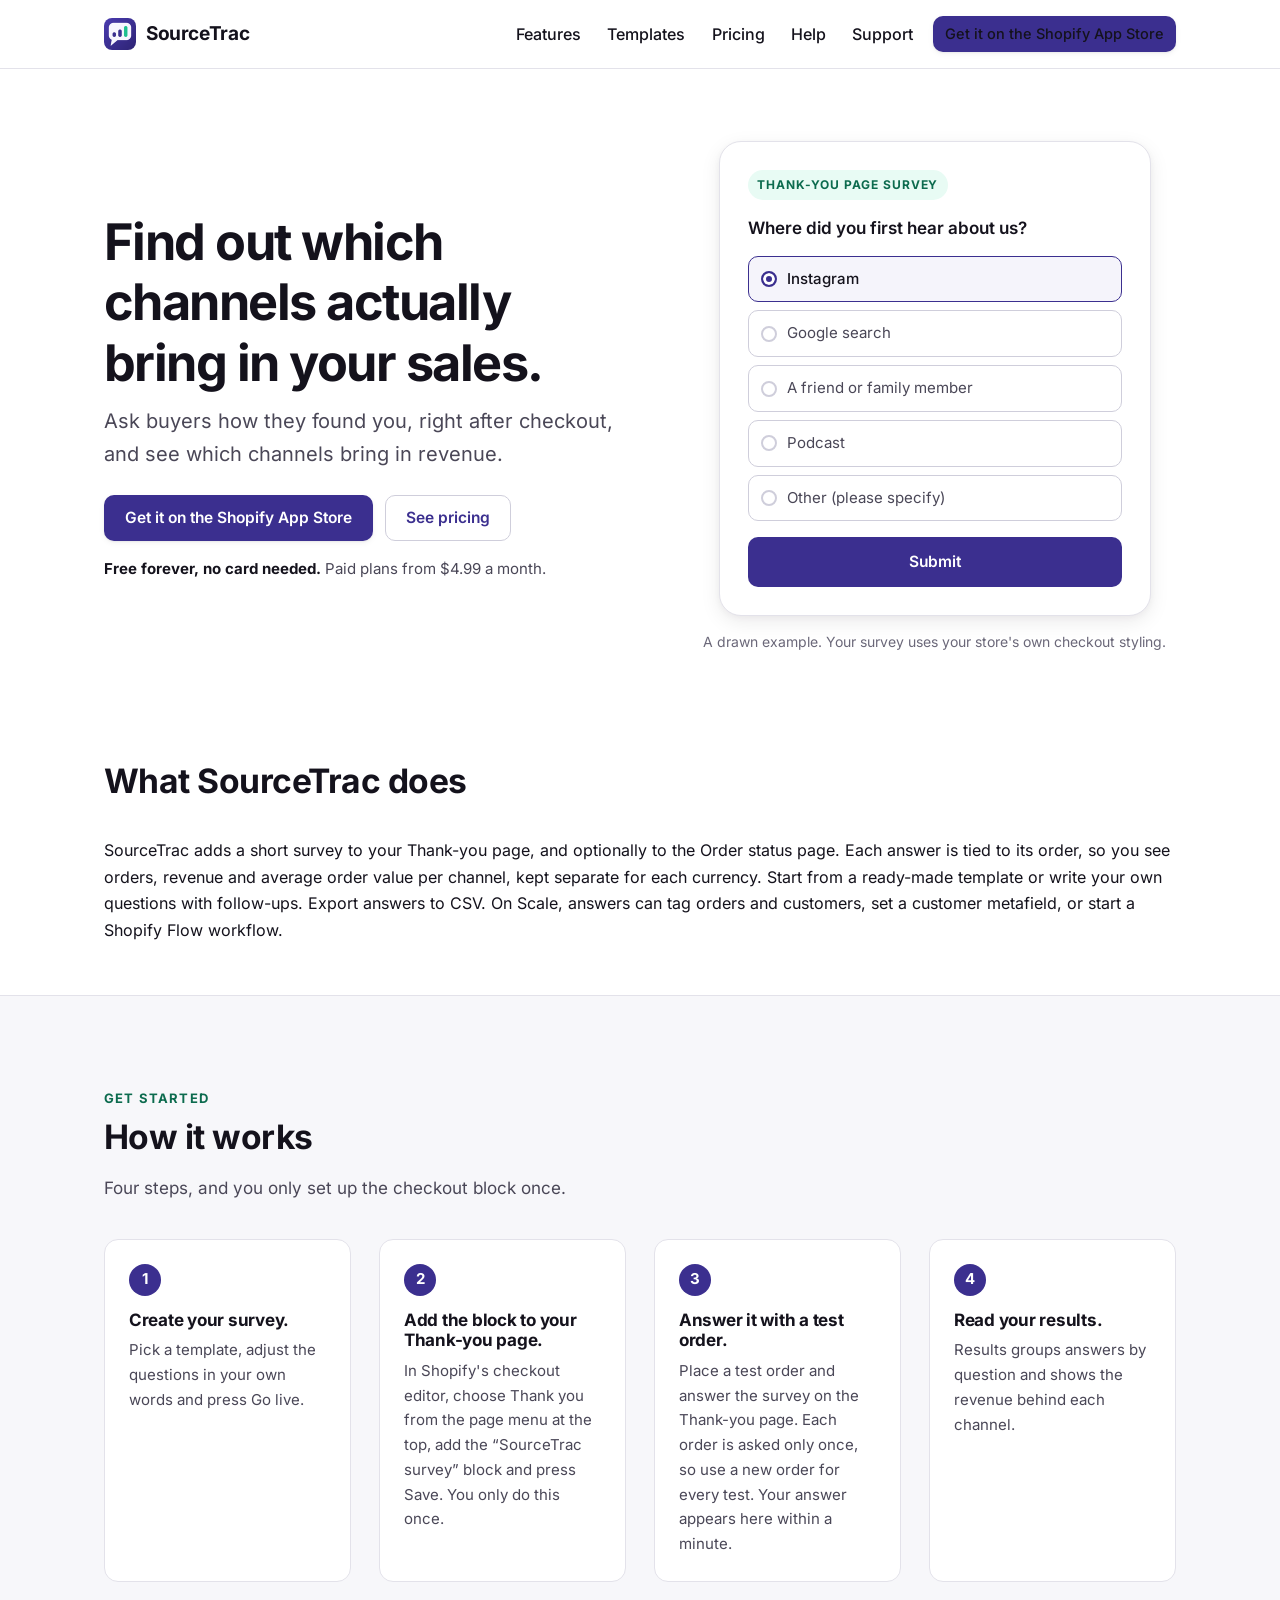
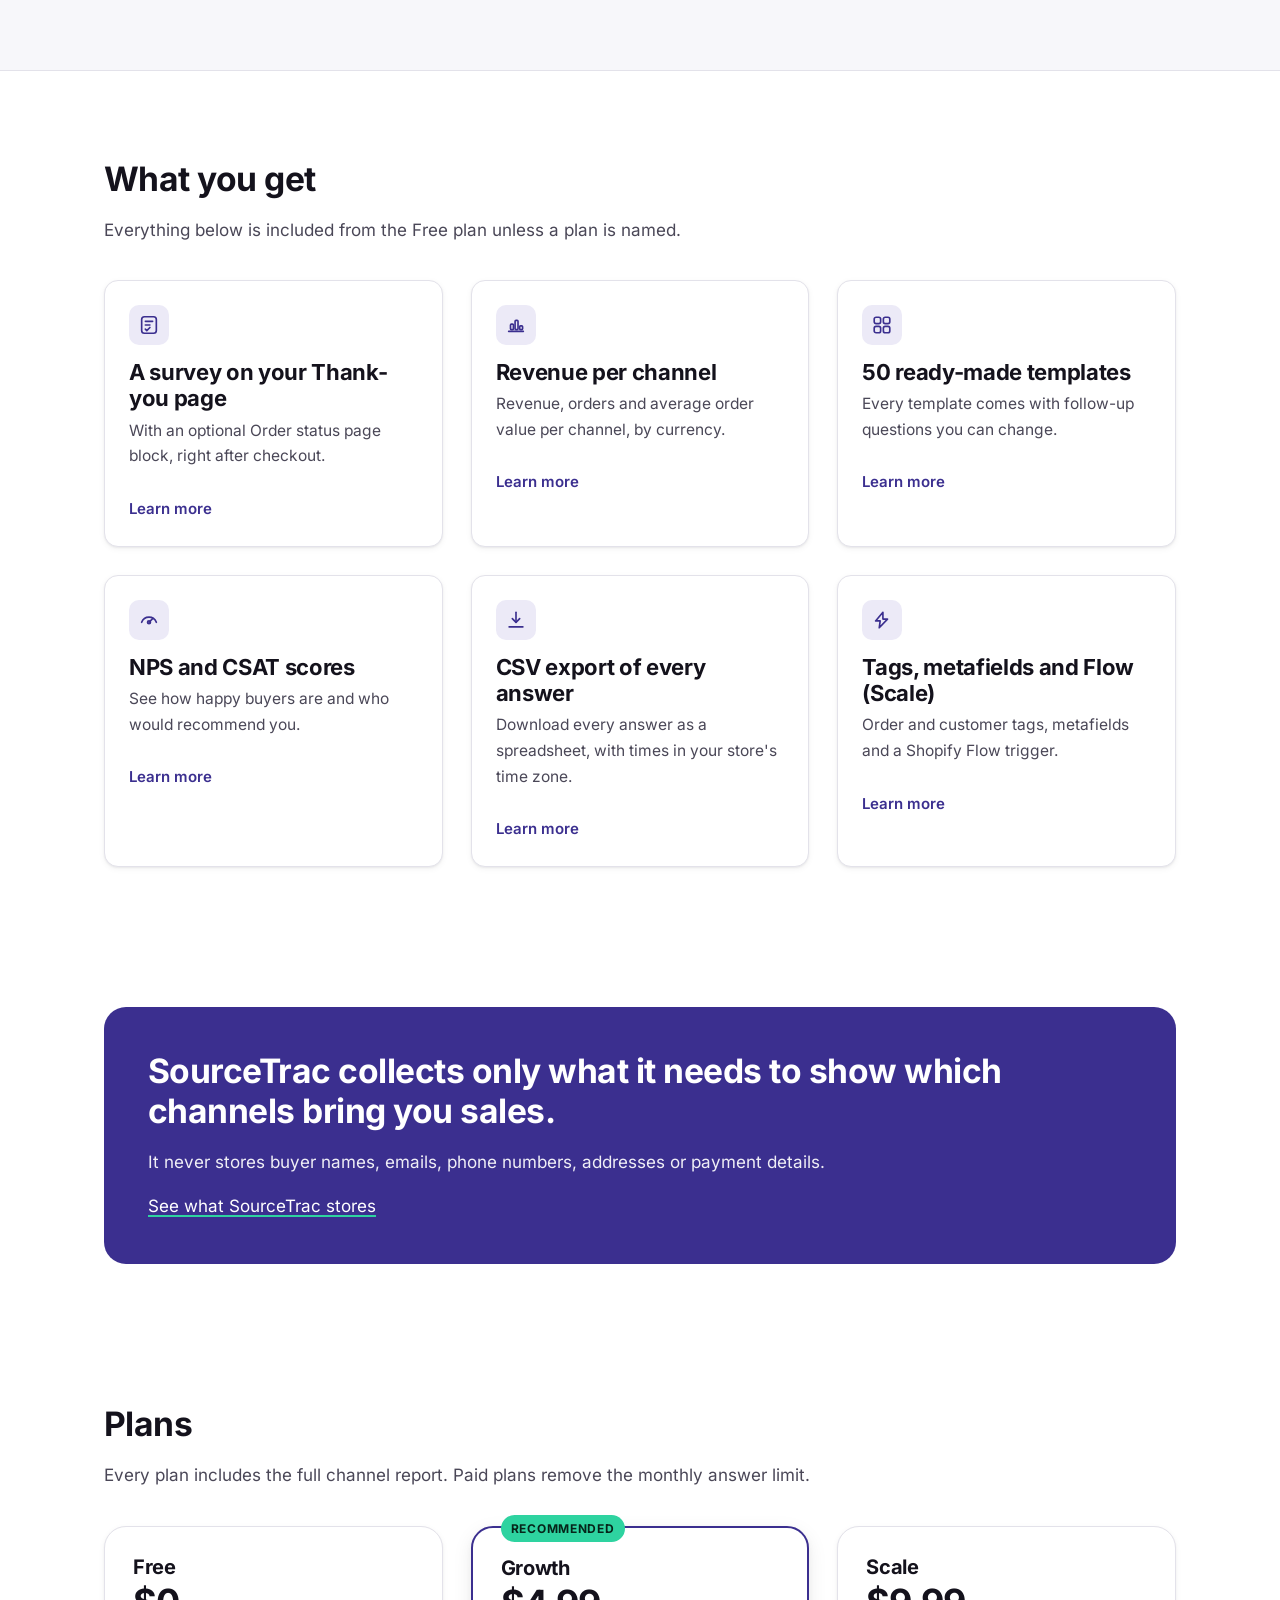
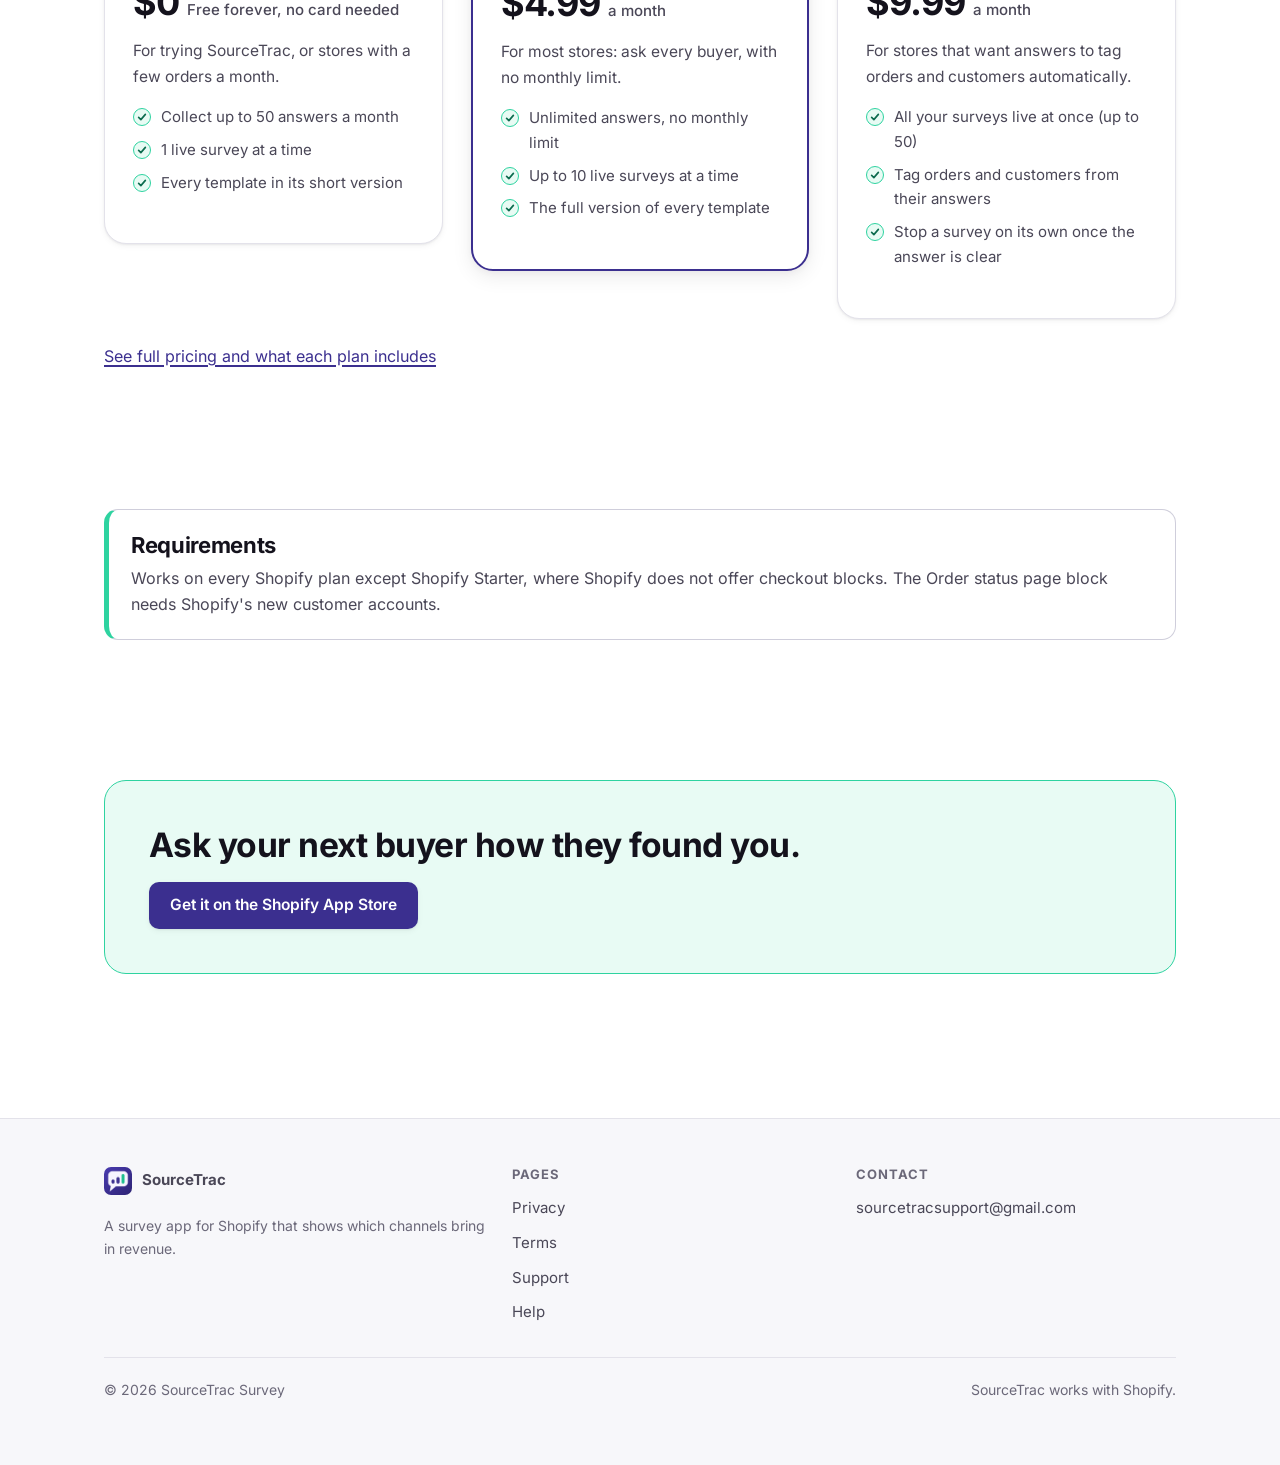
<file: index.html>
<!DOCTYPE html>
<html lang="en">
<head>
<meta charset="utf-8">
<meta name="viewport" content="width=device-width, initial-scale=1">
<title>SourceTrac — find out which channels bring in your sales</title>
<meta name="description" content="Ask buyers how they found you, right after checkout, and see which channels bring in revenue. A survey app for Shopify. Free forever, no card needed.">
<link rel="canonical" href="/">
<link rel="icon" type="image/png" sizes="32x32" href="/assets/favicon-32.png">
<link rel="icon" type="image/png" sizes="192x192" href="/assets/icon-192.png">
<link rel="apple-touch-icon" href="/assets/apple-touch-icon.png">
<meta name="theme-color" content="#3B2F8F">
<meta property="og:type" content="website">
<meta property="og:site_name" content="SourceTrac">
<meta property="og:title" content="SourceTrac — find out which channels bring in your sales">
<meta property="og:description" content="Ask buyers how they found you, right after checkout, and see which channels bring in revenue. A survey app for Shopify. Free forever, no card needed.">
<meta property="og:image" content="/assets/icon-512.png">
<meta name="twitter:card" content="summary">
<link rel="stylesheet" href="/assets/styles.css">
</head>
<body>
<a class="skip" href="#main">Skip to main content</a>
<header class="site-header">
  <div class="wrap header-inner">
    <a class="brand" href="/">
      <img src="/assets/logo-64.png" width="32" height="32" alt="" decoding="async">
      <span>SourceTrac</span>
    </a>
    <button class="nav-toggle" type="button" aria-expanded="false" aria-controls="site-nav">
      Menu
    </button>
    <nav class="site-nav" id="site-nav" aria-label="Main">
      <ul>
        <li><a href="/features">Features</a></li>
        <li><a href="/templates">Templates</a></li>
        <li><a href="/pricing">Pricing</a></li>
        <li><a href="/help">Help</a></li>
        <li><a href="/support">Support</a></li>
      </ul>
      <div class="nav-cta">
        <a class="btn btn--primary btn--sm" href="[APP STORE LISTING URL]">Get it on the Shopify App Store</a>
      </div>
    </nav>
  </div>
</header>
<main id="main">

<section class="section hero">
  <div class="wrap hero-grid">
    <div>
      <h1>Find out which channels actually bring in your sales.</h1>
      <p class="lede">Ask buyers how they found you, right after checkout, and see which channels bring in revenue.</p>
      <div class="btn-row">
        <a class="btn btn--primary " href="[APP STORE LISTING URL]">Get it on the Shopify App Store</a>
        <a class="btn btn--ghost" href="/pricing">See pricing</a>
      </div>
      <p class="hero-note"><strong>Free forever, no card needed.</strong> Paid plans from $4.99 a month.</p>
    </div>
    <div class="survey-illo">
      <div class="survey-card" role="img" aria-label="Illustration of a SourceTrac survey card shown on a Thank-you page, asking: Where did you first hear about us?">
        <span class="survey-card__label">Thank-you page survey</span>
        <p class="survey-card__q">Where did you first hear about us?</p>
        <ul class="survey-opts">
          <li class="is-picked"><span class="dot" aria-hidden="true"></span><span>Instagram</span></li>
          <li><span class="dot" aria-hidden="true"></span><span>Google search</span></li>
          <li><span class="dot" aria-hidden="true"></span><span>A friend or family member</span></li>
          <li><span class="dot" aria-hidden="true"></span><span>Podcast</span></li>
          <li><span class="dot" aria-hidden="true"></span><span>Other (please specify)</span></li>
        </ul>
        <span class="survey-submit">Submit</span>
      </div>
      <p class="survey-caption">A drawn example. Your survey uses your store's own checkout styling.</p>
    </div>
  </div>
</section>

<section class="section section--tight">
  <div class="wrap">
    <div class="section-head">
      <h2>What SourceTrac does</h2>
    </div>
    <p>SourceTrac adds a short survey to your Thank-you page, and optionally to the Order status page. Each answer is tied to its order, so you see orders, revenue and average order value per channel, kept separate for each currency. Start from a ready-made template or write your own questions with follow-ups. Export answers to CSV. On Scale, answers can tag orders and customers, set a customer metafield, or start a Shopify Flow workflow.</p>
  </div>
</section>

<section class="section section--alt">
  <div class="wrap">
    <div class="section-head">
      <span class="eyebrow">Get started</span>
      <h2>How it works</h2>
      <p>Four steps, and you only set up the checkout block once.</p>
    </div>
    <ol class="steps">
      <li><h3>Create your survey.</h3><p>Pick a template, adjust the questions in your own words and press Go live.</p></li>
      <li><h3>Add the block to your Thank-you page.</h3><p>In Shopify's checkout editor, choose Thank you from the page menu at the top, add the “SourceTrac survey” block and press Save. You only do this once.</p></li>
      <li><h3>Answer it with a test order.</h3><p>Place a test order and answer the survey on the Thank-you page. Each order is asked only once, so use a new order for every test. Your answer appears here within a minute.</p></li>
      <li><h3>Read your results.</h3><p>Results groups answers by question and shows the revenue behind each channel.</p></li>
    </ol>
  </div>
</section>

<section class="section">
  <div class="wrap">
    <div class="section-head">
      <h2>What you get</h2>
      <p>Everything below is included from the Free plan unless a plan is named.</p>
    </div>
    <div class="grid grid--3">
      <a class="card card--link" href="/features"><span class="card-icon"><svg viewBox="0 0 24 24" fill="none" stroke="currentColor" stroke-width="1.8" stroke-linecap="round" stroke-linejoin="round" aria-hidden="true"><rect x="4" y="3" width="16" height="18" rx="3"/><path d="M8 8h8M8 12h5"/><path d="M8 16.5l1.6 1.6L13 14.7"/></svg></span><h3>A survey on your Thank-you page</h3><p>With an optional Order status page block, right after checkout.</p><span class="card-more">Learn more</span></a>
      <a class="card card--link" href="/features"><span class="card-icon"><svg viewBox="0 0 24 24" fill="none" stroke="currentColor" stroke-width="1.8" stroke-linecap="round" stroke-linejoin="round" aria-hidden="true"><path d="M4 19h16"/><rect x="6" y="11" width="3.2" height="6" rx="1"/><rect x="11" y="7" width="3.2" height="10" rx="1"/><rect x="16" y="13" width="3.2" height="4" rx="1"/></svg></span><h3>Revenue per channel</h3><p>Revenue, orders and average order value per channel, by currency.</p><span class="card-more">Learn more</span></a>
      <a class="card card--link" href="/features"><span class="card-icon"><svg viewBox="0 0 24 24" fill="none" stroke="currentColor" stroke-width="1.8" stroke-linecap="round" stroke-linejoin="round" aria-hidden="true"><rect x="3.5" y="3.5" width="7" height="7" rx="2"/><rect x="13.5" y="3.5" width="7" height="7" rx="2"/><rect x="3.5" y="13.5" width="7" height="7" rx="2"/><rect x="13.5" y="13.5" width="7" height="7" rx="2"/></svg></span><h3>50 ready-made templates</h3><p>Every template comes with follow-up questions you can change.</p><span class="card-more">Learn more</span></a>
      <a class="card card--link" href="/features"><span class="card-icon"><svg viewBox="0 0 24 24" fill="none" stroke="currentColor" stroke-width="1.8" stroke-linecap="round" stroke-linejoin="round" aria-hidden="true"><path d="M4 14.5A8.5 8.5 0 0 1 20 14.5"/><path d="M12 14.5l4.2-4.2"/><circle cx="12" cy="14.5" r="1.6"/></svg></span><h3>NPS and CSAT scores</h3><p>See how happy buyers are and who would recommend you.</p><span class="card-more">Learn more</span></a>
      <a class="card card--link" href="/features"><span class="card-icon"><svg viewBox="0 0 24 24" fill="none" stroke="currentColor" stroke-width="1.8" stroke-linecap="round" stroke-linejoin="round" aria-hidden="true"><path d="M12 3.5v11"/><path d="M8 10.5l4 4 4-4"/><path d="M4.5 19.5h15"/></svg></span><h3>CSV export of every answer</h3><p>Download every answer as a spreadsheet, with times in your store's time zone.</p><span class="card-more">Learn more</span></a>
      <a class="card card--link" href="/features"><span class="card-icon"><svg viewBox="0 0 24 24" fill="none" stroke="currentColor" stroke-width="1.8" stroke-linecap="round" stroke-linejoin="round" aria-hidden="true"><path d="M13 3.5 5 13h5l-1 7.5L18 11h-5z"/></svg></span><h3>Tags, metafields and Flow (Scale)</h3><p>Order and customer tags, metafields and a Shopify Flow trigger.</p><span class="card-more">Learn more</span></a>
    </div>
  </div>
</section>

<section class="section section--tight">
  <div class="wrap">
    <div class="band">
      <h2>SourceTrac collects only what it needs to show which channels bring you sales.</h2>
      <p>It never stores buyer names, emails, phone numbers, addresses or payment details.</p>
      <p><a href="/privacy">See what SourceTrac stores</a></p>
    </div>
  </div>
</section>

<section class="section">
  <div class="wrap">
    <div class="section-head">
      <h2>Plans</h2>
      <p>Every plan includes the full channel report. Paid plans remove the monthly answer limit.</p>
    </div>
    <div class="plans">
      <div class="plan">
        
        <h3 class="plan__name">Free</h3>
        <p class="plan__price plan__price--free">$0 <small>Free forever, no card needed</small></p>
        <p class="plan__for">For trying SourceTrac, or stores with a few orders a month.</p>
        <ul><li>Collect up to 50 answers a month</li><li>1 live survey at a time</li><li>Every template in its short version</li></ul>
      </div>
      <div class="plan plan--featured">
        <span class="plan__tag">Recommended</span>
        <h3 class="plan__name">Growth</h3>
        <p class="plan__price plan__price--free">$4.99 <small>a month</small></p>
        <p class="plan__for">For most stores: ask every buyer, with no monthly limit.</p>
        <ul><li>Unlimited answers, no monthly limit</li><li>Up to 10 live surveys at a time</li><li>The full version of every template</li></ul>
      </div>
      <div class="plan">
        
        <h3 class="plan__name">Scale</h3>
        <p class="plan__price plan__price--free">$9.99 <small>a month</small></p>
        <p class="plan__for">For stores that want answers to tag orders and customers automatically.</p>
        <ul><li>All your surveys live at once (up to 50)</li><li>Tag orders and customers from their answers</li><li>Stop a survey on its own once the answer is clear</li></ul>
      </div>
    </div>
    <p style="margin-top:1.5rem"><a href="/pricing">See full pricing and what each plan includes</a></p>
  </div>
</section>

<section class="section section--tight">
  <div class="wrap">
    <div class="note-box">
      <h3>Requirements</h3>
      <p>Works on every Shopify plan except Shopify Starter, where Shopify does not offer checkout blocks. The Order status page block needs Shopify's new customer accounts.</p>
    </div>
  </div>
</section>

<section class="section">
  <div class="wrap">
    <div class="band band--mint">
      <h2>Ask your next buyer how they found you.</h2>
      <div class="btn-row">
        <a class="btn btn--primary " href="[APP STORE LISTING URL]">Get it on the Shopify App Store</a>
      </div>
    </div>
  </div>
</section>

</main>
<footer class="site-footer">
  <div class="wrap">
    <div class="footer-grid">
      <div>
        <a class="footer-brand" href="/">
          <img src="/assets/logo-64.png" width="28" height="28" alt="" loading="lazy" decoding="async">
          <span>SourceTrac</span>
        </a>
        <p class="footer-note">A survey app for Shopify that shows which channels bring in revenue.</p>
      </div>
      <div>
        <h2>Pages</h2>
        <ul>
          <li><a href="/privacy">Privacy</a></li>
          <li><a href="/terms">Terms</a></li>
          <li><a href="/support">Support</a></li>
          <li><a href="/help">Help</a></li>
        </ul>
      </div>
      <div>
        <h2>Contact</h2>
        <ul>
          <li><a href="mailto:sourcetracsupport@gmail.com">sourcetracsupport@gmail.com</a></li>
        </ul>
      </div>
    </div>
    <div class="footer-bottom">
      <p>&copy; 2026 SourceTrac Survey</p>
      <p>SourceTrac works with Shopify.</p>
    </div>
  </div>
</footer>
<script src="/assets/site.js" defer></script>
</body>
</html>
</file>
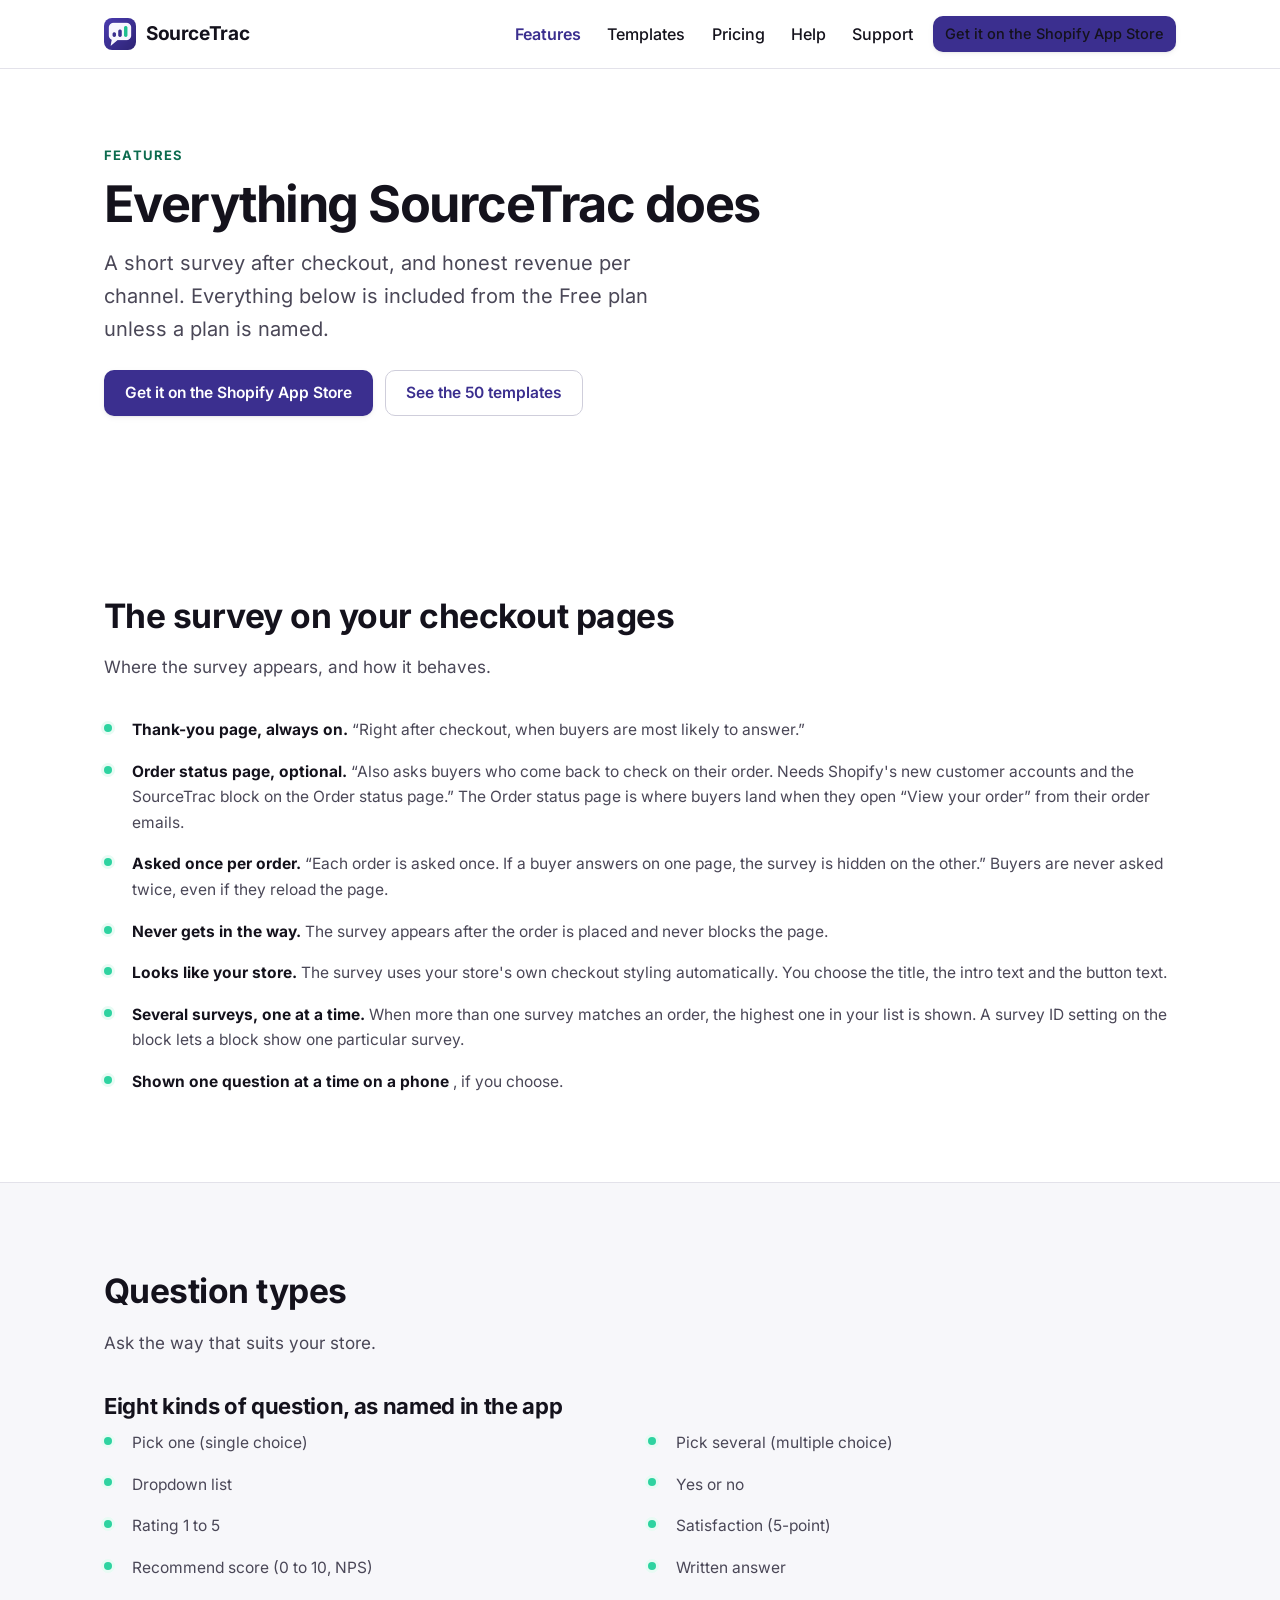
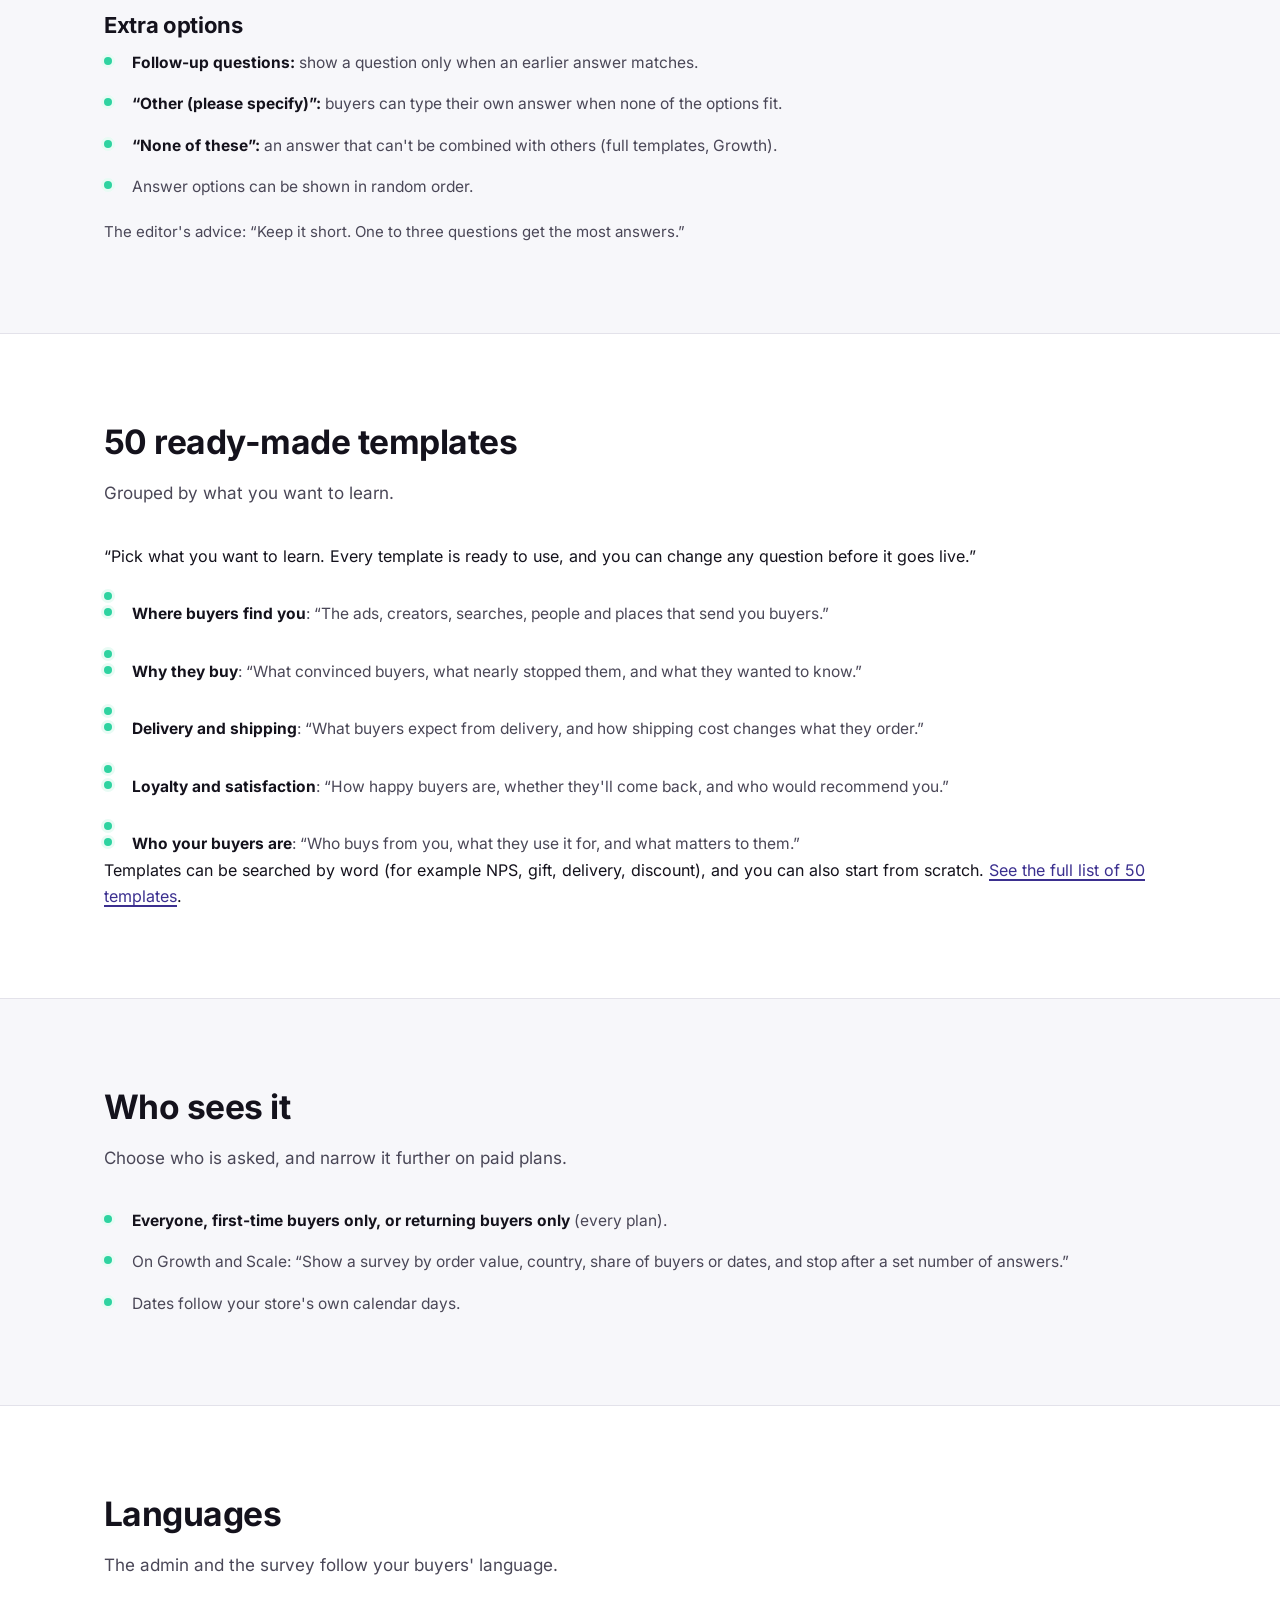
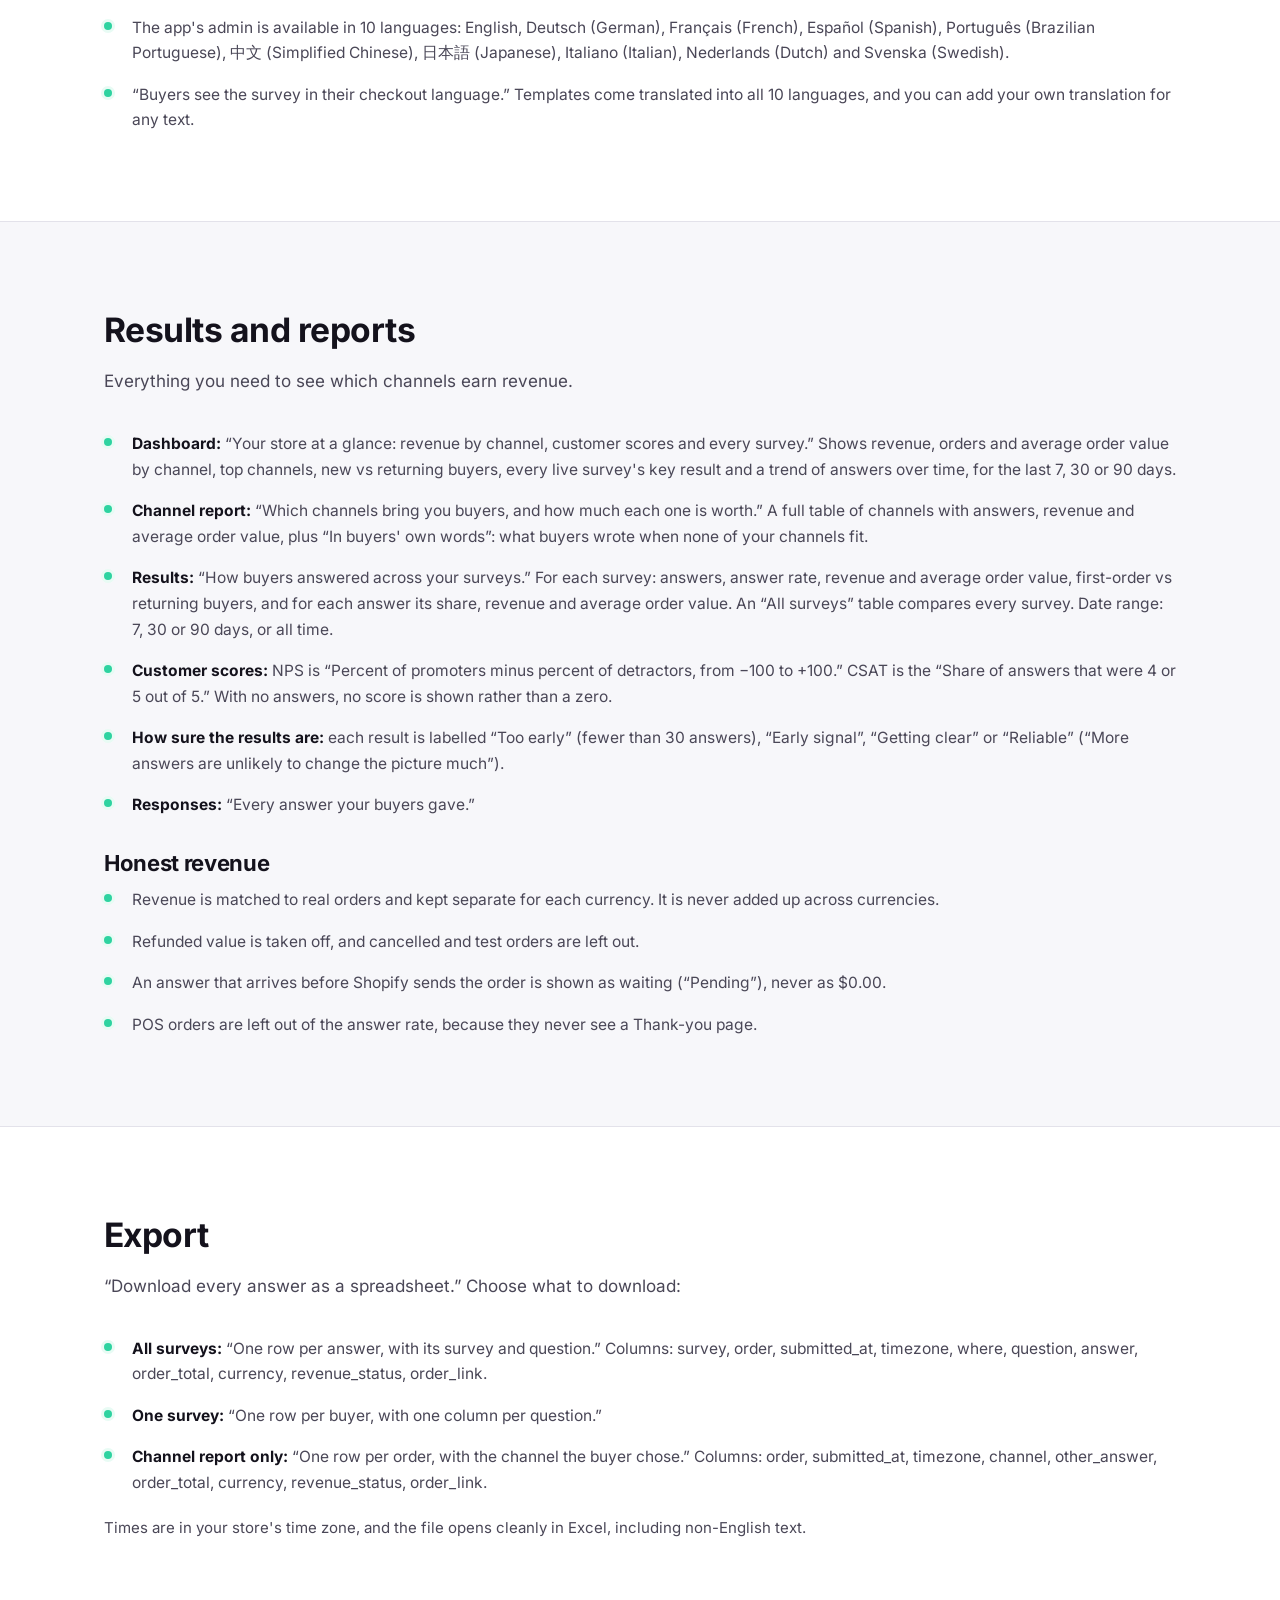
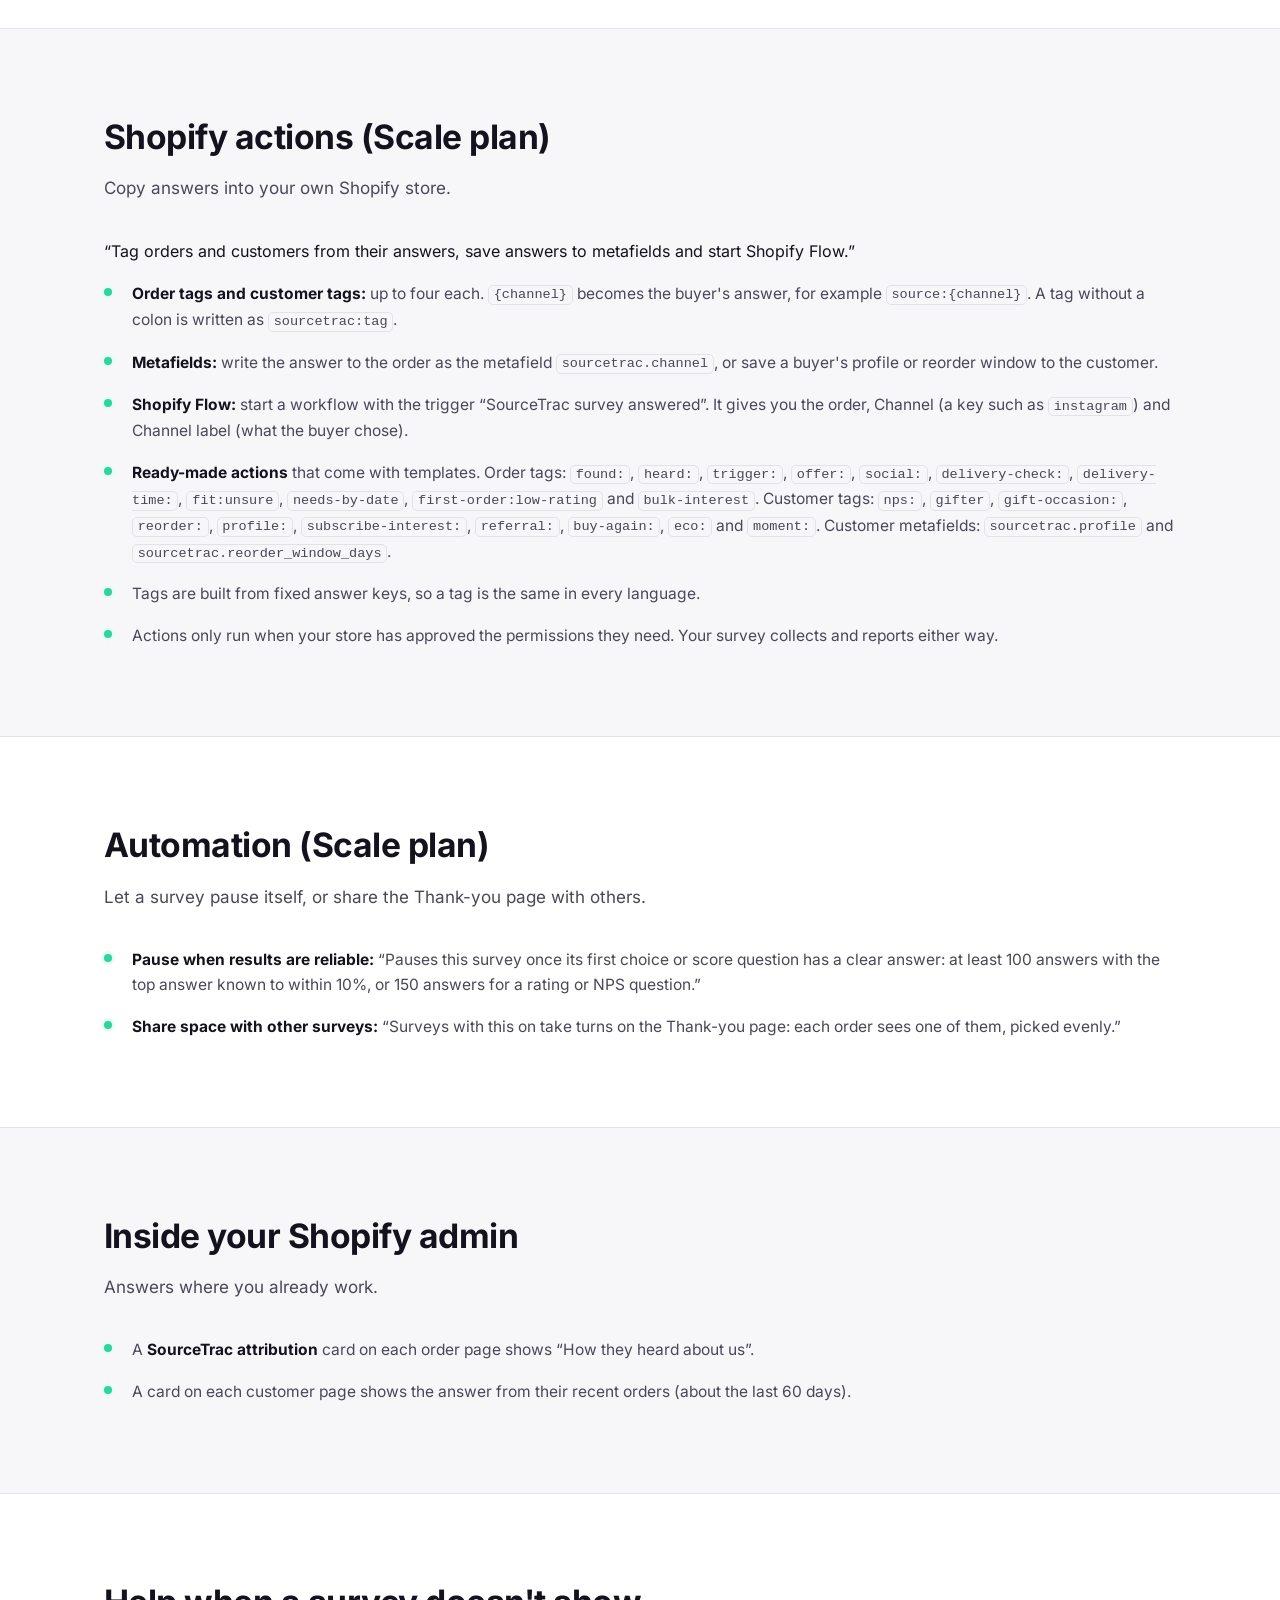
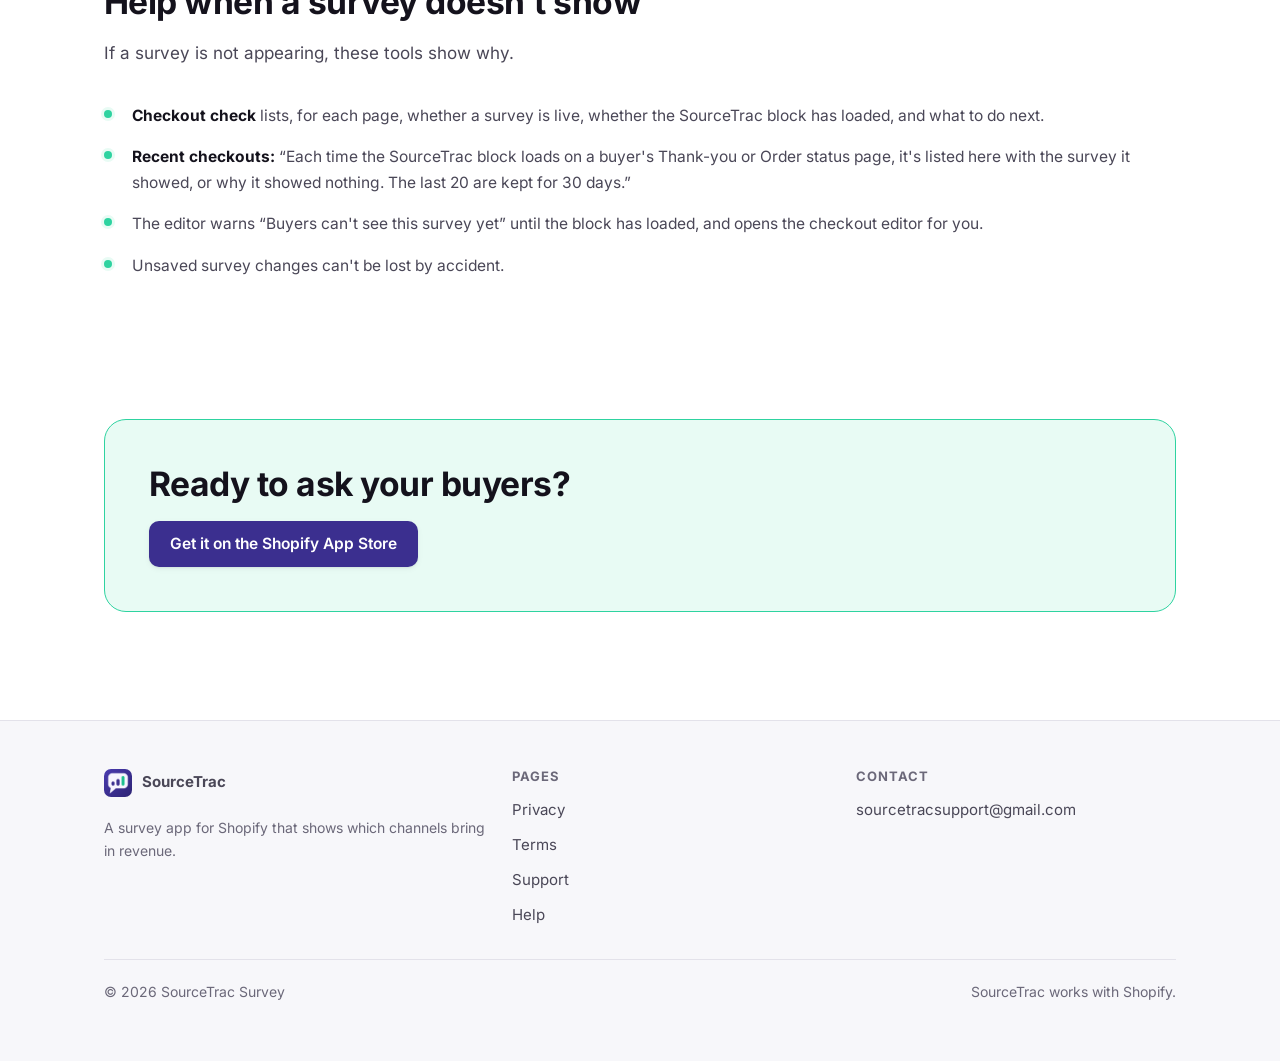
<file: features/index.html>
<!DOCTYPE html>
<html lang="en">
<head>
<meta charset="utf-8">
<meta name="viewport" content="width=device-width, initial-scale=1">
<title>Features — SourceTrac</title>
<meta name="description" content="Everything SourceTrac does: the survey on your checkout pages, eight question types, 50 templates, results per channel, CSV export and Shopify actions.">
<link rel="canonical" href="/features">
<link rel="icon" type="image/png" sizes="32x32" href="/assets/favicon-32.png">
<link rel="icon" type="image/png" sizes="192x192" href="/assets/icon-192.png">
<link rel="apple-touch-icon" href="/assets/apple-touch-icon.png">
<meta name="theme-color" content="#3B2F8F">
<meta property="og:type" content="website">
<meta property="og:site_name" content="SourceTrac">
<meta property="og:title" content="Features — SourceTrac">
<meta property="og:description" content="Everything SourceTrac does: the survey on your checkout pages, eight question types, 50 templates, results per channel, CSV export and Shopify actions.">
<meta property="og:image" content="/assets/icon-512.png">
<meta name="twitter:card" content="summary">
<link rel="stylesheet" href="/assets/styles.css">
</head>
<body>
<a class="skip" href="#main">Skip to main content</a>
<header class="site-header">
  <div class="wrap header-inner">
    <a class="brand" href="/">
      <img src="/assets/logo-64.png" width="32" height="32" alt="" decoding="async">
      <span>SourceTrac</span>
    </a>
    <button class="nav-toggle" type="button" aria-expanded="false" aria-controls="site-nav">
      Menu
    </button>
    <nav class="site-nav" id="site-nav" aria-label="Main">
      <ul>
        <li><a href="/features" aria-current="page">Features</a></li>
        <li><a href="/templates">Templates</a></li>
        <li><a href="/pricing">Pricing</a></li>
        <li><a href="/help">Help</a></li>
        <li><a href="/support">Support</a></li>
      </ul>
      <div class="nav-cta">
        <a class="btn btn--primary btn--sm" href="[APP STORE LISTING URL]">Get it on the Shopify App Store</a>
      </div>
    </nav>
  </div>
</header>
<main id="main">

<section class="section hero">
  <div class="wrap">
    <div class="section-head">
      <span class="eyebrow">Features</span>
      <h1>Everything SourceTrac does</h1>
      <p class="lede">A short survey after checkout, and honest revenue per channel. Everything below is included from the Free plan unless a plan is named.</p>
      <div class="btn-row">
        <a class="btn btn--primary " href="[APP STORE LISTING URL]">Get it on the Shopify App Store</a>
        <a class="btn btn--ghost" href="/templates">See the 50 templates</a>
      </div>
    </div>
  </div>
</section>

<section class="section" id="survey">
  <div class="wrap">
    <div class="section-head">
      <h2>The survey on your checkout pages</h2>
      <p>Where the survey appears, and how it behaves.</p>
    </div>
    <ul class="feature-list">
      <li><strong>Thank-you page, always on.</strong> “Right after checkout, when buyers are most likely to answer.”</li>
      <li><strong>Order status page, optional.</strong> “Also asks buyers who come back to check on their order. Needs Shopify's new customer accounts and the SourceTrac block on the Order status page.” The Order status page is where buyers land when they open “View your order” from their order emails.</li>
      <li><strong>Asked once per order.</strong> “Each order is asked once. If a buyer answers on one page, the survey is hidden on the other.” Buyers are never asked twice, even if they reload the page.</li>
      <li><strong>Never gets in the way.</strong> The survey appears after the order is placed and never blocks the page.</li>
      <li><strong>Looks like your store.</strong> The survey uses your store's own checkout styling automatically. You choose the title, the intro text and the button text.</li>
      <li><strong>Several surveys, one at a time.</strong> When more than one survey matches an order, the highest one in your list is shown. A survey ID setting on the block lets a block show one particular survey.</li>
      <li><strong>Shown one question at a time on a phone</strong> , if you choose.</li>
    </ul>
  </div>
</section>
<section class="section section--alt" id="questions">
  <div class="wrap">
    <div class="section-head">
      <h2>Question types</h2>
      <p>Ask the way that suits your store.</p>
    </div>
    <h3>Eight kinds of question, as named in the app</h3><ul class="feature-list feature-list--2">
      <li>Pick one (single choice)</li>
      <li>Pick several (multiple choice)</li>
      <li>Dropdown list</li>
      <li>Yes or no</li>
      <li>Rating 1 to 5</li>
      <li>Satisfaction (5-point)</li>
      <li>Recommend score (0 to 10, NPS)</li>
      <li>Written answer</li>
    </ul><h3 style="margin-top:2rem">Extra options</h3><ul class="feature-list">
      <li><strong>Follow-up questions:</strong> show a question only when an earlier answer matches.</li>
      <li><strong>“Other (please specify)”:</strong> buyers can type their own answer when none of the options fit.</li>
      <li><strong>“None of these”:</strong> an answer that can't be combined with others (full templates, Growth).</li>
      <li>Answer options can be shown in random order.</li>
    </ul><p class="spec" style="margin-top:1.25rem">The editor's advice: “Keep it short. One to three questions get the most answers.”</p>
  </div>
</section>
<section class="section" id="templates">
  <div class="wrap">
    <div class="section-head">
      <h2>50 ready-made templates</h2>
      <p>Grouped by what you want to learn.</p>
    </div>
    <p>“Pick what you want to learn. Every template is ready to use, and you can change any question before it goes live.”</p><ul class="feature-list">
      <li><li><strong>Where buyers find you</strong>: “The ads, creators, searches, people and places that send you buyers.”</li></li>
      <li><li><strong>Why they buy</strong>: “What convinced buyers, what nearly stopped them, and what they wanted to know.”</li></li>
      <li><li><strong>Delivery and shipping</strong>: “What buyers expect from delivery, and how shipping cost changes what they order.”</li></li>
      <li><li><strong>Loyalty and satisfaction</strong>: “How happy buyers are, whether they'll come back, and who would recommend you.”</li></li>
      <li><li><strong>Who your buyers are</strong>: “Who buys from you, what they use it for, and what matters to them.”</li></li>
    </ul><p>Templates can be searched by word (for example NPS, gift, delivery, discount), and you can also start from scratch. <a href="/templates">See the full list of 50 templates</a>.</p>
  </div>
</section>
<section class="section section--alt" id="who">
  <div class="wrap">
    <div class="section-head">
      <h2>Who sees it</h2>
      <p>Choose who is asked, and narrow it further on paid plans.</p>
    </div>
    <ul class="feature-list">
      <li><strong>Everyone, first-time buyers only, or returning buyers only</strong> (every plan).</li>
      <li>On Growth and Scale: “Show a survey by order value, country, share of buyers or dates, and stop after a set number of answers.”</li>
      <li>Dates follow your store's own calendar days.</li>
    </ul>
  </div>
</section>
<section class="section" id="languages">
  <div class="wrap">
    <div class="section-head">
      <h2>Languages</h2>
      <p>The admin and the survey follow your buyers' language.</p>
    </div>
    <ul class="feature-list">
      <li>The app's admin is available in 10 languages: English, Deutsch (German), Français (French), Español (Spanish), Português (Brazilian Portuguese), 中文 (Simplified Chinese), 日本語 (Japanese), Italiano (Italian), Nederlands (Dutch) and Svenska (Swedish).</li>
      <li>“Buyers see the survey in their checkout language.” Templates come translated into all 10 languages, and you can add your own translation for any text.</li>
    </ul>
  </div>
</section>
<section class="section section--alt" id="results">
  <div class="wrap">
    <div class="section-head">
      <h2>Results and reports</h2>
      <p>Everything you need to see which channels earn revenue.</p>
    </div>
    <ul class="feature-list">
      <li><strong>Dashboard:</strong> “Your store at a glance: revenue by channel, customer scores and every survey.” Shows revenue, orders and average order value by channel, top channels, new vs returning buyers, every live survey's key result and a trend of answers over time, for the last 7, 30 or 90 days.</li>
      <li><strong>Channel report:</strong> “Which channels bring you buyers, and how much each one is worth.” A full table of channels with answers, revenue and average order value, plus “In buyers' own words”: what buyers wrote when none of your channels fit.</li>
      <li><strong>Results:</strong> “How buyers answered across your surveys.” For each survey: answers, answer rate, revenue and average order value, first-order vs returning buyers, and for each answer its share, revenue and average order value. An “All surveys” table compares every survey. Date range: 7, 30 or 90 days, or all time.</li>
      <li><strong>Customer scores:</strong> NPS is “Percent of promoters minus percent of detractors, from −100 to +100.” CSAT is the “Share of answers that were 4 or 5 out of 5.” With no answers, no score is shown rather than a zero.</li>
      <li><strong>How sure the results are:</strong> each result is labelled “Too early” (fewer than 30 answers), “Early signal”, “Getting clear” or “Reliable” (“More answers are unlikely to change the picture much”).</li>
      <li><strong>Responses:</strong> “Every answer your buyers gave.”</li>
    </ul><h3 style="margin-top:2rem">Honest revenue</h3><ul class="feature-list">
      <li>Revenue is matched to real orders and kept separate for each currency. It is never added up across currencies.</li>
      <li>Refunded value is taken off, and cancelled and test orders are left out.</li>
      <li>An answer that arrives before Shopify sends the order is shown as waiting (“Pending”), never as $0.00.</li>
      <li>POS orders are left out of the answer rate, because they never see a Thank-you page.</li>
    </ul>
  </div>
</section>
<section class="section" id="export">
  <div class="wrap">
    <div class="section-head">
      <h2>Export</h2>
      <p>“Download every answer as a spreadsheet.” Choose what to download:</p>
    </div>
    <ul class="feature-list">
      <li><strong>All surveys:</strong> “One row per answer, with its survey and question.” Columns: survey, order, submitted_at, timezone, where, question, answer, order_total, currency, revenue_status, order_link.</li>
      <li><strong>One survey:</strong> “One row per buyer, with one column per question.”</li>
      <li><strong>Channel report only:</strong> “One row per order, with the channel the buyer chose.” Columns: order, submitted_at, timezone, channel, other_answer, order_total, currency, revenue_status, order_link.</li>
    </ul><p class="spec" style="margin-top:1.25rem">Times are in your store's time zone, and the file opens cleanly in Excel, including non-English text.</p>
  </div>
</section>
<section class="section section--alt" id="actions">
  <div class="wrap">
    <div class="section-head">
      <h2>Shopify actions (Scale plan)</h2>
      <p>Copy answers into your own Shopify store.</p>
    </div>
    <p>“Tag orders and customers from their answers, save answers to metafields and start Shopify Flow.”</p><ul class="feature-list">
      <li><strong>Order tags and customer tags:</strong> up to four each. <code>{channel}</code> becomes the buyer's answer, for example <code>source:{channel}</code>. A tag without a colon is written as <code>sourcetrac:tag</code>.</li>
      <li><strong>Metafields:</strong> write the answer to the order as the metafield <code>sourcetrac.channel</code>, or save a buyer's profile or reorder window to the customer.</li>
      <li><strong>Shopify Flow:</strong> start a workflow with the trigger “SourceTrac survey answered”. It gives you the order, Channel (a key such as <code>instagram</code>) and Channel label (what the buyer chose).</li>
      <li><strong>Ready-made actions</strong> that come with templates. Order tags: <code>found:</code>, <code>heard:</code>, <code>trigger:</code>, <code>offer:</code>, <code>social:</code>, <code>delivery-check:</code>, <code>delivery-time:</code>, <code>fit:unsure</code>, <code>needs-by-date</code>, <code>first-order:low-rating</code> and <code>bulk-interest</code>. Customer tags: <code>nps:</code>, <code>gifter</code>, <code>gift-occasion:</code>, <code>reorder:</code>, <code>profile:</code>, <code>subscribe-interest:</code>, <code>referral:</code>, <code>buy-again:</code>, <code>eco:</code> and <code>moment:</code>. Customer metafields: <code>sourcetrac.profile</code> and <code>sourcetrac.reorder_window_days</code>.</li>
      <li>Tags are built from fixed answer keys, so a tag is the same in every language.</li>
      <li>Actions only run when your store has approved the permissions they need. Your survey collects and reports either way.</li>
    </ul>
  </div>
</section>
<section class="section" id="automation">
  <div class="wrap">
    <div class="section-head">
      <h2>Automation (Scale plan)</h2>
      <p>Let a survey pause itself, or share the Thank-you page with others.</p>
    </div>
    <ul class="feature-list">
      <li><strong>Pause when results are reliable:</strong> “Pauses this survey once its first choice or score question has a clear answer: at least 100 answers with the top answer known to within 10%, or 150 answers for a rating or NPS question.”</li>
      <li><strong>Share space with other surveys:</strong> “Surveys with this on take turns on the Thank-you page: each order sees one of them, picked evenly.”</li>
    </ul>
  </div>
</section>
<section class="section section--alt" id="admin">
  <div class="wrap">
    <div class="section-head">
      <h2>Inside your Shopify admin</h2>
      <p>Answers where you already work.</p>
    </div>
    <ul class="feature-list">
      <li>A <strong>SourceTrac attribution</strong> card on each order page shows “How they heard about us”.</li>
      <li>A card on each customer page shows the answer from their recent orders (about the last 60 days).</li>
    </ul>
  </div>
</section>
<section class="section" id="troubleshooting">
  <div class="wrap">
    <div class="section-head">
      <h2>Help when a survey doesn't show</h2>
      <p>If a survey is not appearing, these tools show why.</p>
    </div>
    <ul class="feature-list">
      <li><strong>Checkout check</strong> lists, for each page, whether a survey is live, whether the SourceTrac block has loaded, and what to do next.</li>
      <li><strong>Recent checkouts:</strong> “Each time the SourceTrac block loads on a buyer's Thank-you or Order status page, it's listed here with the survey it showed, or why it showed nothing. The last 20 are kept for 30 days.”</li>
      <li>The editor warns “Buyers can't see this survey yet” until the block has loaded, and opens the checkout editor for you.</li>
      <li>Unsaved survey changes can't be lost by accident.</li>
    </ul>
  </div>
</section>
<section class="section section--tight">
  <div class="wrap">
    <div class="band band--mint">
      <h2>Ready to ask your buyers?</h2>
      <div class="btn-row">
        <a class="btn btn--primary " href="[APP STORE LISTING URL]">Get it on the Shopify App Store</a>
      </div>
    </div>
  </div>
</section>

</main>
<footer class="site-footer">
  <div class="wrap">
    <div class="footer-grid">
      <div>
        <a class="footer-brand" href="/">
          <img src="/assets/logo-64.png" width="28" height="28" alt="" loading="lazy" decoding="async">
          <span>SourceTrac</span>
        </a>
        <p class="footer-note">A survey app for Shopify that shows which channels bring in revenue.</p>
      </div>
      <div>
        <h2>Pages</h2>
        <ul>
          <li><a href="/privacy">Privacy</a></li>
          <li><a href="/terms">Terms</a></li>
          <li><a href="/support">Support</a></li>
          <li><a href="/help">Help</a></li>
        </ul>
      </div>
      <div>
        <h2>Contact</h2>
        <ul>
          <li><a href="mailto:sourcetracsupport@gmail.com">sourcetracsupport@gmail.com</a></li>
        </ul>
      </div>
    </div>
    <div class="footer-bottom">
      <p>&copy; 2026 SourceTrac Survey</p>
      <p>SourceTrac works with Shopify.</p>
    </div>
  </div>
</footer>
<script src="/assets/site.js" defer></script>
</body>
</html>
</file>
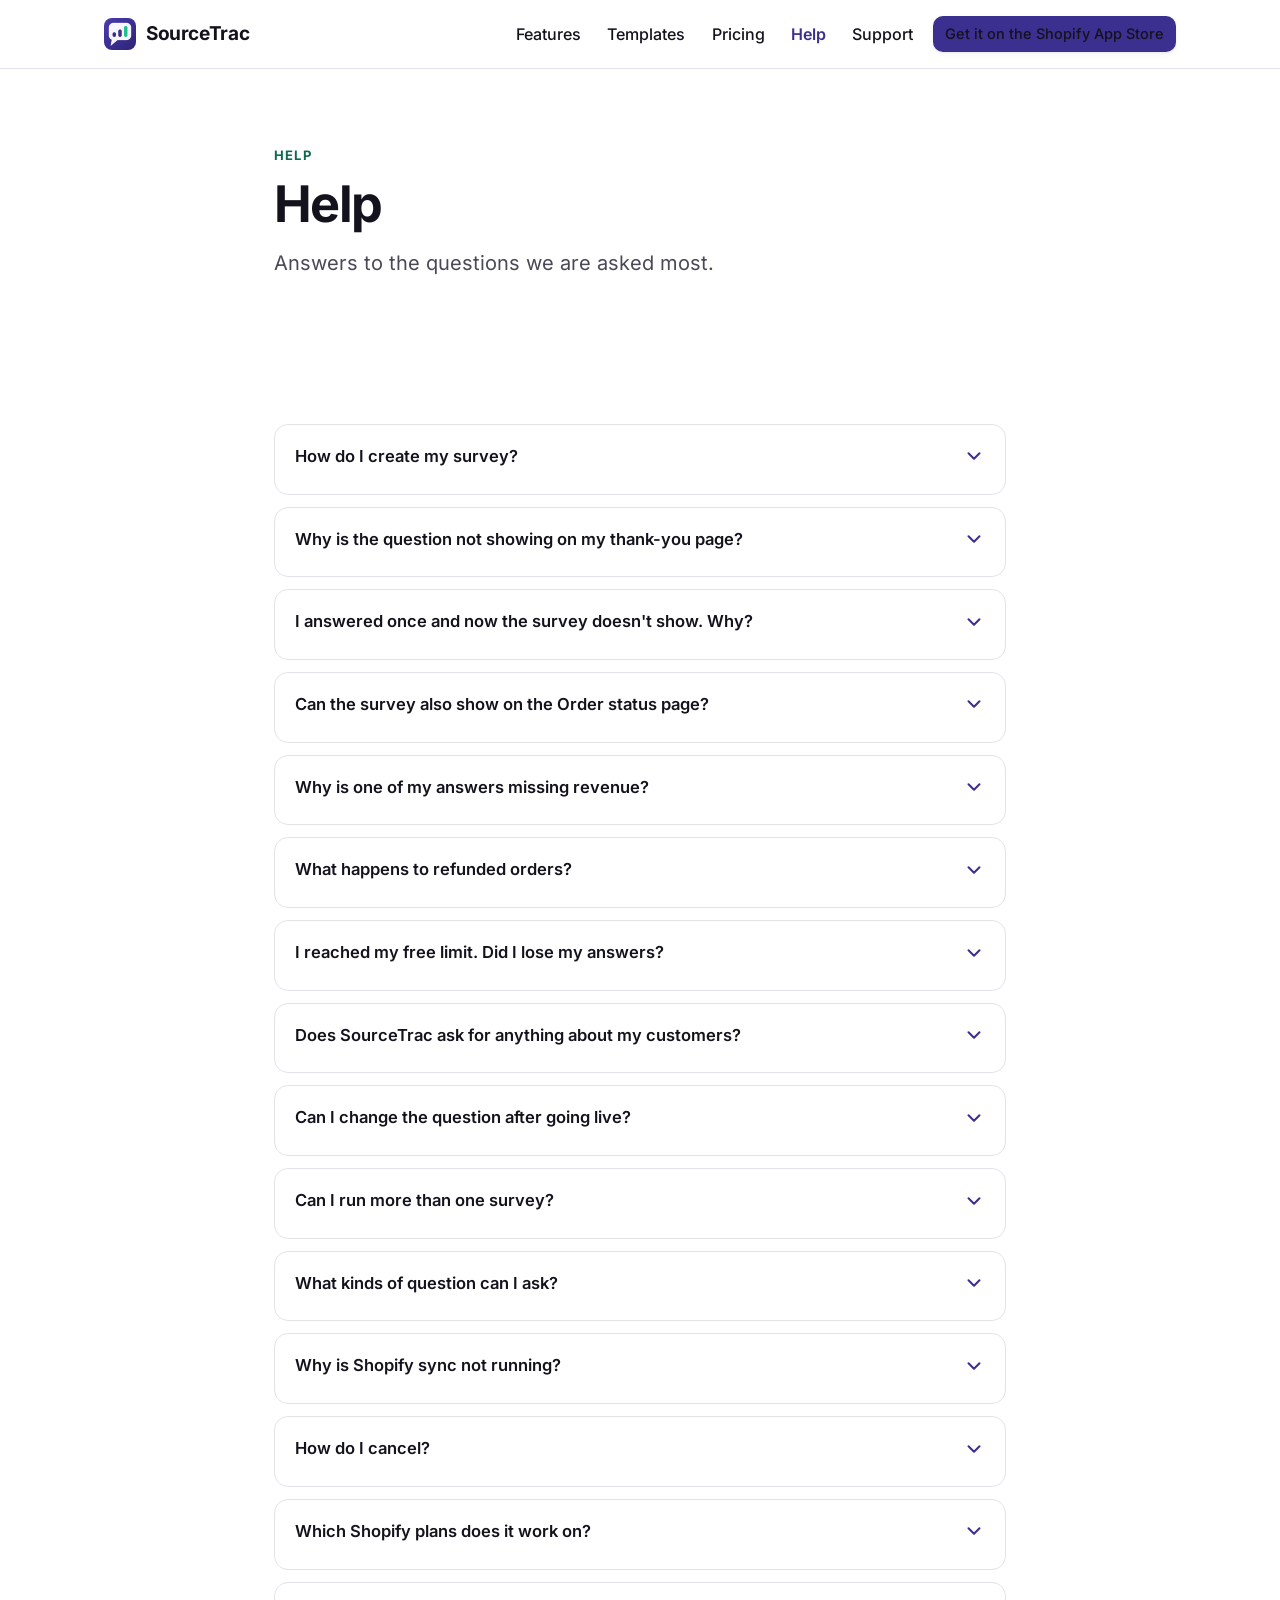
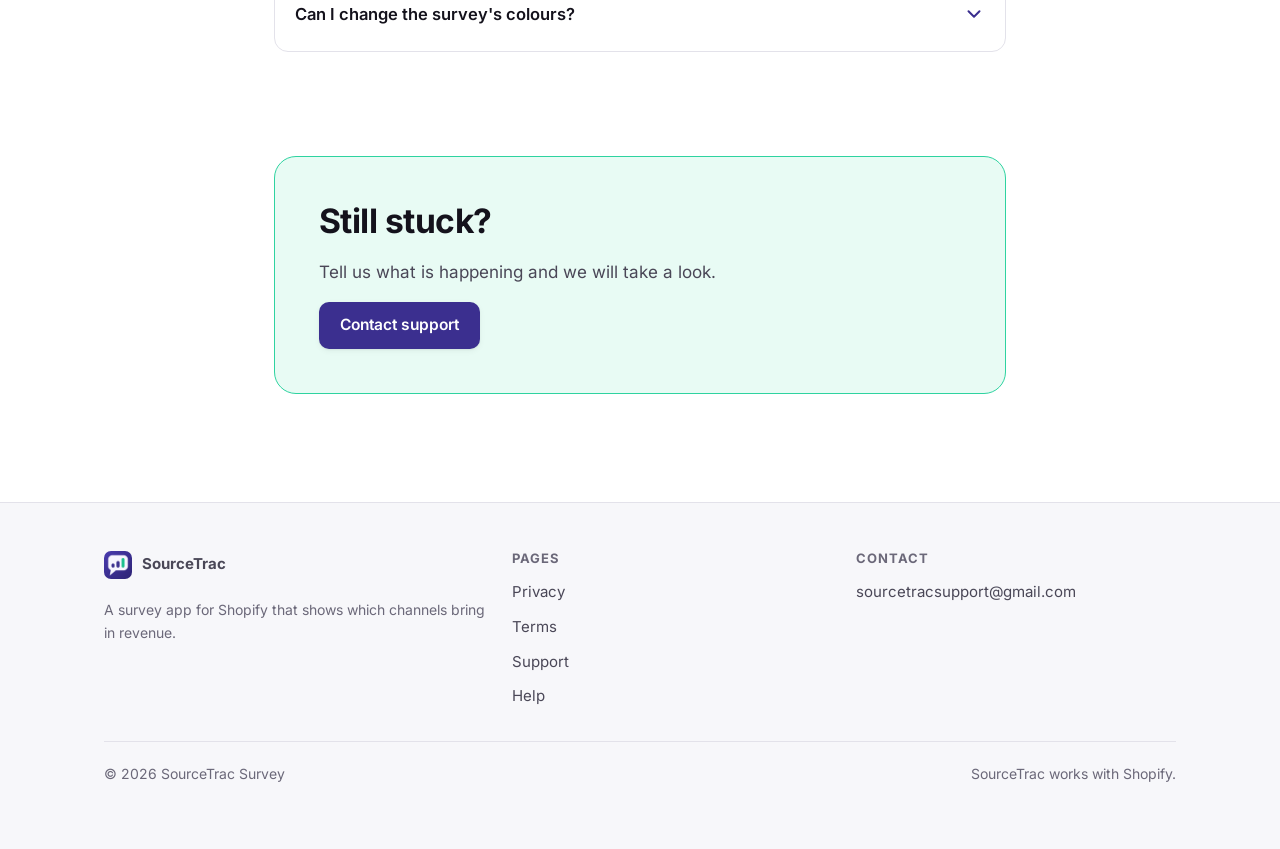
<file: help/index.html>
<!DOCTYPE html>
<html lang="en">
<head>
<meta charset="utf-8">
<meta name="viewport" content="width=device-width, initial-scale=1">
<title>Help and FAQ — SourceTrac</title>
<meta name="description" content="Answers to the questions we are asked most about SourceTrac: creating a survey, the checkout block, missing revenue, refunds, the Free limit and cancelling.">
<link rel="canonical" href="/help">
<link rel="icon" type="image/png" sizes="32x32" href="/assets/favicon-32.png">
<link rel="icon" type="image/png" sizes="192x192" href="/assets/icon-192.png">
<link rel="apple-touch-icon" href="/assets/apple-touch-icon.png">
<meta name="theme-color" content="#3B2F8F">
<meta property="og:type" content="website">
<meta property="og:site_name" content="SourceTrac">
<meta property="og:title" content="Help and FAQ — SourceTrac">
<meta property="og:description" content="Answers to the questions we are asked most about SourceTrac: creating a survey, the checkout block, missing revenue, refunds, the Free limit and cancelling.">
<meta property="og:image" content="/assets/icon-512.png">
<meta name="twitter:card" content="summary">
<link rel="stylesheet" href="/assets/styles.css">
</head>
<body>
<a class="skip" href="#main">Skip to main content</a>
<header class="site-header">
  <div class="wrap header-inner">
    <a class="brand" href="/">
      <img src="/assets/logo-64.png" width="32" height="32" alt="" decoding="async">
      <span>SourceTrac</span>
    </a>
    <button class="nav-toggle" type="button" aria-expanded="false" aria-controls="site-nav">
      Menu
    </button>
    <nav class="site-nav" id="site-nav" aria-label="Main">
      <ul>
        <li><a href="/features">Features</a></li>
        <li><a href="/templates">Templates</a></li>
        <li><a href="/pricing">Pricing</a></li>
        <li><a href="/help" aria-current="page">Help</a></li>
        <li><a href="/support">Support</a></li>
      </ul>
      <div class="nav-cta">
        <a class="btn btn--primary btn--sm" href="[APP STORE LISTING URL]">Get it on the Shopify App Store</a>
      </div>
    </nav>
  </div>
</header>
<main id="main">

<section class="section hero">
  <div class="wrap wrap--narrow">
    <div class="section-head">
      <span class="eyebrow">Help</span>
      <h1>Help</h1>
      <p class="lede">Answers to the questions we are asked most.</p>
    </div>
  </div>
</section>

<section class="section section--tight">
  <div class="wrap wrap--narrow">
    <div class="faq">
      <details>
        <summary>How do I create my survey?<span aria-hidden="true"><svg class="chev" viewBox="0 0 24 24" fill="none" stroke="currentColor" stroke-width="2.2" stroke-linecap="round" stroke-linejoin="round" aria-hidden="true"><path d="M6 9l6 6 6-6"/></svg></span></summary>
        <div class="faq-body"><p>Go to Surveys and choose New survey. Pick a template or start from scratch, edit the questions and press Go live. To show it to buyers, in Shopify admin go to Settings › Checkout, click Customize, choose Thank you from the page menu at the top, add the “SourceTrac survey” block and press Save. You only add the block once.</p></div>
      </details>
      <details>
        <summary>Why is the question not showing on my thank-you page?<span aria-hidden="true"><svg class="chev" viewBox="0 0 24 24" fill="none" stroke="currentColor" stroke-width="2.2" stroke-linecap="round" stroke-linejoin="round" aria-hidden="true"><path d="M6 9l6 6 6-6"/></svg></span></summary>
        <div class="faq-body"><p>Four things are worth checking. First, the survey must be live in SourceTrac. Second, the “SourceTrac survey” block must be on the Thank you page in Shopify's checkout editor (Settings › Checkout › Customize, then Thank you in the page menu), and the editor saved. Third, each order is asked only once: an order that already answered never shows the survey again, so test with a new order. Fourth, Shopify does not offer the Thank you page block on the Starter plan.</p></div>
      </details>
      <details>
        <summary>I answered once and now the survey doesn't show. Why?<span aria-hidden="true"><svg class="chev" viewBox="0 0 24 24" fill="none" stroke="currentColor" stroke-width="2.2" stroke-linecap="round" stroke-linejoin="round" aria-hidden="true"><path d="M6 9l6 6 6-6"/></svg></span></summary>
        <div class="faq-body"><p>Each order is asked only once. After an answer, SourceTrac never shows that order the survey again, even if the page is reloaded, so buyers are never asked twice. To test again, place a new order.</p></div>
      </details>
      <details>
        <summary>Can the survey also show on the Order status page?<span aria-hidden="true"><svg class="chev" viewBox="0 0 24 24" fill="none" stroke="currentColor" stroke-width="2.2" stroke-linecap="round" stroke-linejoin="round" aria-hidden="true"><path d="M6 9l6 6 6-6"/></svg></span></summary>
        <div class="faq-body"><p>Yes, as an optional extra. The Order status page is where buyers land when they open “View your order” from their order emails. Tick it under “Where it shows” in the survey, then in the checkout editor choose Order status from the page menu, add the “SourceTrac survey” block and press Save. It's in the menu only if your store uses Shopify's new customer accounts (Settings › Customer accounts). Each order is still asked only once.</p></div>
      </details>
      <details>
        <summary>Why is one of my answers missing revenue?<span aria-hidden="true"><svg class="chev" viewBox="0 0 24 24" fill="none" stroke="currentColor" stroke-width="2.2" stroke-linecap="round" stroke-linejoin="round" aria-hidden="true"><path d="M6 9l6 6 6-6"/></svg></span></summary>
        <div class="faq-body"><p>The buyer answered a moment before Shopify sent us the order, so we had their answer but not the order value yet. Revenue usually appears within a minute. If it is still missing after a day, the answer is shown as waiting rather than counted as zero, so your totals stay honest.</p></div>
      </details>
      <details>
        <summary>What happens to refunded orders?<span aria-hidden="true"><svg class="chev" viewBox="0 0 24 24" fill="none" stroke="currentColor" stroke-width="2.2" stroke-linecap="round" stroke-linejoin="round" aria-hidden="true"><path d="M6 9l6 6 6-6"/></svg></span></summary>
        <div class="faq-body"><p>Refunded value is subtracted from the order total before it is attributed, so a refunded order contributes little or nothing. Cancelled and test orders are excluded from revenue entirely. Test orders are also excluded from your response rate.</p></div>
      </details>
      <details>
        <summary>I reached my free limit. Did I lose my answers?<span aria-hidden="true"><svg class="chev" viewBox="0 0 24 24" fill="none" stroke="currentColor" stroke-width="2.2" stroke-linecap="round" stroke-linejoin="round" aria-hidden="true"><path d="M6 9l6 6 6-6"/></svg></span></summary>
        <div class="faq-body"><p>No. Answers keep being collected, stored and counted in your dashboard totals. Nothing is hidden. Upgrading only removes the monthly limit.</p></div>
      </details>
      <details>
        <summary>Does SourceTrac ask for anything about my customers?<span aria-hidden="true"><svg class="chev" viewBox="0 0 24 24" fill="none" stroke="currentColor" stroke-width="2.2" stroke-linecap="round" stroke-linejoin="round" aria-hidden="true"><path d="M6 9l6 6 6-6"/></svg></span></summary>
        <div class="faq-body"><p>SourceTrac stores the answers, the order number and total, and a few details: the buyer's checkout language and country, the products and whether it was their first order. It never collects names, emails, phone numbers or addresses. Text buyers type is stored as written, so ask questions that don't invite personal details.</p></div>
      </details>
      <details>
        <summary>Can I change the question after going live?<span aria-hidden="true"><svg class="chev" viewBox="0 0 24 24" fill="none" stroke="currentColor" stroke-width="2.2" stroke-linecap="round" stroke-linejoin="round" aria-hidden="true"><path d="M6 9l6 6 6-6"/></svg></span></summary>
        <div class="faq-body"><p>Yes. Open the survey from Surveys, change it and save. A live survey updates from the next order. Answers already collected stay as they were.</p></div>
      </details>
      <details>
        <summary>Can I run more than one survey?<span aria-hidden="true"><svg class="chev" viewBox="0 0 24 24" fill="none" stroke="currentColor" stroke-width="2.2" stroke-linecap="round" stroke-linejoin="round" aria-hidden="true"><path d="M6 9l6 6 6-6"/></svg></span></summary>
        <div class="faq-body"><p>Yes. Free has 1 live survey, Growth 10 and Scale no limit. Create them from Surveys. A thank-you page shows one survey at a time, chosen by priority.</p></div>
      </details>
      <details>
        <summary>What kinds of question can I ask?<span aria-hidden="true"><svg class="chev" viewBox="0 0 24 24" fill="none" stroke="currentColor" stroke-width="2.2" stroke-linecap="round" stroke-linejoin="round" aria-hidden="true"><path d="M6 9l6 6 6-6"/></svg></span></summary>
        <div class="faq-body"><p>Multiple choice, a single choice, a rating, a scale from 0 to 10, yes/no, and free text. You can show a question only when an earlier answer matches, and show questions one at a time on a phone.</p></div>
      </details>
      <details>
        <summary>Why is Shopify sync not running?<span aria-hidden="true"><svg class="chev" viewBox="0 0 24 24" fill="none" stroke="currentColor" stroke-width="2.2" stroke-linecap="round" stroke-linejoin="round" aria-hidden="true"><path d="M6 9l6 6 6-6"/></svg></span></summary>
        <div class="faq-body"><p>Sync tags orders and customers and only runs when Shopify has granted the matching permission. Reopen the app and approve the permissions, or leave them off. Your survey collects and reports either way.</p></div>
      </details>
      <details>
        <summary>How do I cancel?<span aria-hidden="true"><svg class="chev" viewBox="0 0 24 24" fill="none" stroke="currentColor" stroke-width="2.2" stroke-linecap="round" stroke-linejoin="round" aria-hidden="true"><path d="M6 9l6 6 6-6"/></svg></span></summary>
        <div class="faq-body"><p>Cancel from the Plans page. Your survey keeps working on the Free plan with 50 responses a month, and nothing is deleted.</p></div>
      </details>
      <details>
        <summary>Which Shopify plans does it work on?<span aria-hidden="true"><svg class="chev" viewBox="0 0 24 24" fill="none" stroke="currentColor" stroke-width="2.2" stroke-linecap="round" stroke-linejoin="round" aria-hidden="true"><path d="M6 9l6 6 6-6"/></svg></span></summary>
        <div class="faq-body"><p>Every plan except Shopify Starter, where Shopify does not offer checkout blocks. The Order status page block needs Shopify's new customer accounts.</p></div>
      </details>
      <details>
        <summary>Can I change the survey's colours?<span aria-hidden="true"><svg class="chev" viewBox="0 0 24 24" fill="none" stroke="currentColor" stroke-width="2.2" stroke-linecap="round" stroke-linejoin="round" aria-hidden="true"><path d="M6 9l6 6 6-6"/></svg></span></summary>
        <div class="faq-body"><p>The survey uses your store's own checkout styling automatically, so it always matches your checkout. You control the wording: the title, intro, questions, answers and buttons.</p></div>
      </details>
    </div>
  </div>
</section>

<section class="section section--tight">
  <div class="wrap wrap--narrow">
    <div class="band band--mint">
      <h2>Still stuck?</h2>
      <p>Tell us what is happening and we will take a look.</p>
      <div class="btn-row">
        <a class="btn btn--primary" href="/support">Contact support</a>
      </div>
    </div>
  </div>
</section>

</main>
<footer class="site-footer">
  <div class="wrap">
    <div class="footer-grid">
      <div>
        <a class="footer-brand" href="/">
          <img src="/assets/logo-64.png" width="28" height="28" alt="" loading="lazy" decoding="async">
          <span>SourceTrac</span>
        </a>
        <p class="footer-note">A survey app for Shopify that shows which channels bring in revenue.</p>
      </div>
      <div>
        <h2>Pages</h2>
        <ul>
          <li><a href="/privacy">Privacy</a></li>
          <li><a href="/terms">Terms</a></li>
          <li><a href="/support">Support</a></li>
          <li><a href="/help">Help</a></li>
        </ul>
      </div>
      <div>
        <h2>Contact</h2>
        <ul>
          <li><a href="mailto:sourcetracsupport@gmail.com">sourcetracsupport@gmail.com</a></li>
        </ul>
      </div>
    </div>
    <div class="footer-bottom">
      <p>&copy; 2026 SourceTrac Survey</p>
      <p>SourceTrac works with Shopify.</p>
    </div>
  </div>
</footer>
<script src="/assets/site.js" defer></script>
</body>
</html>
</file>
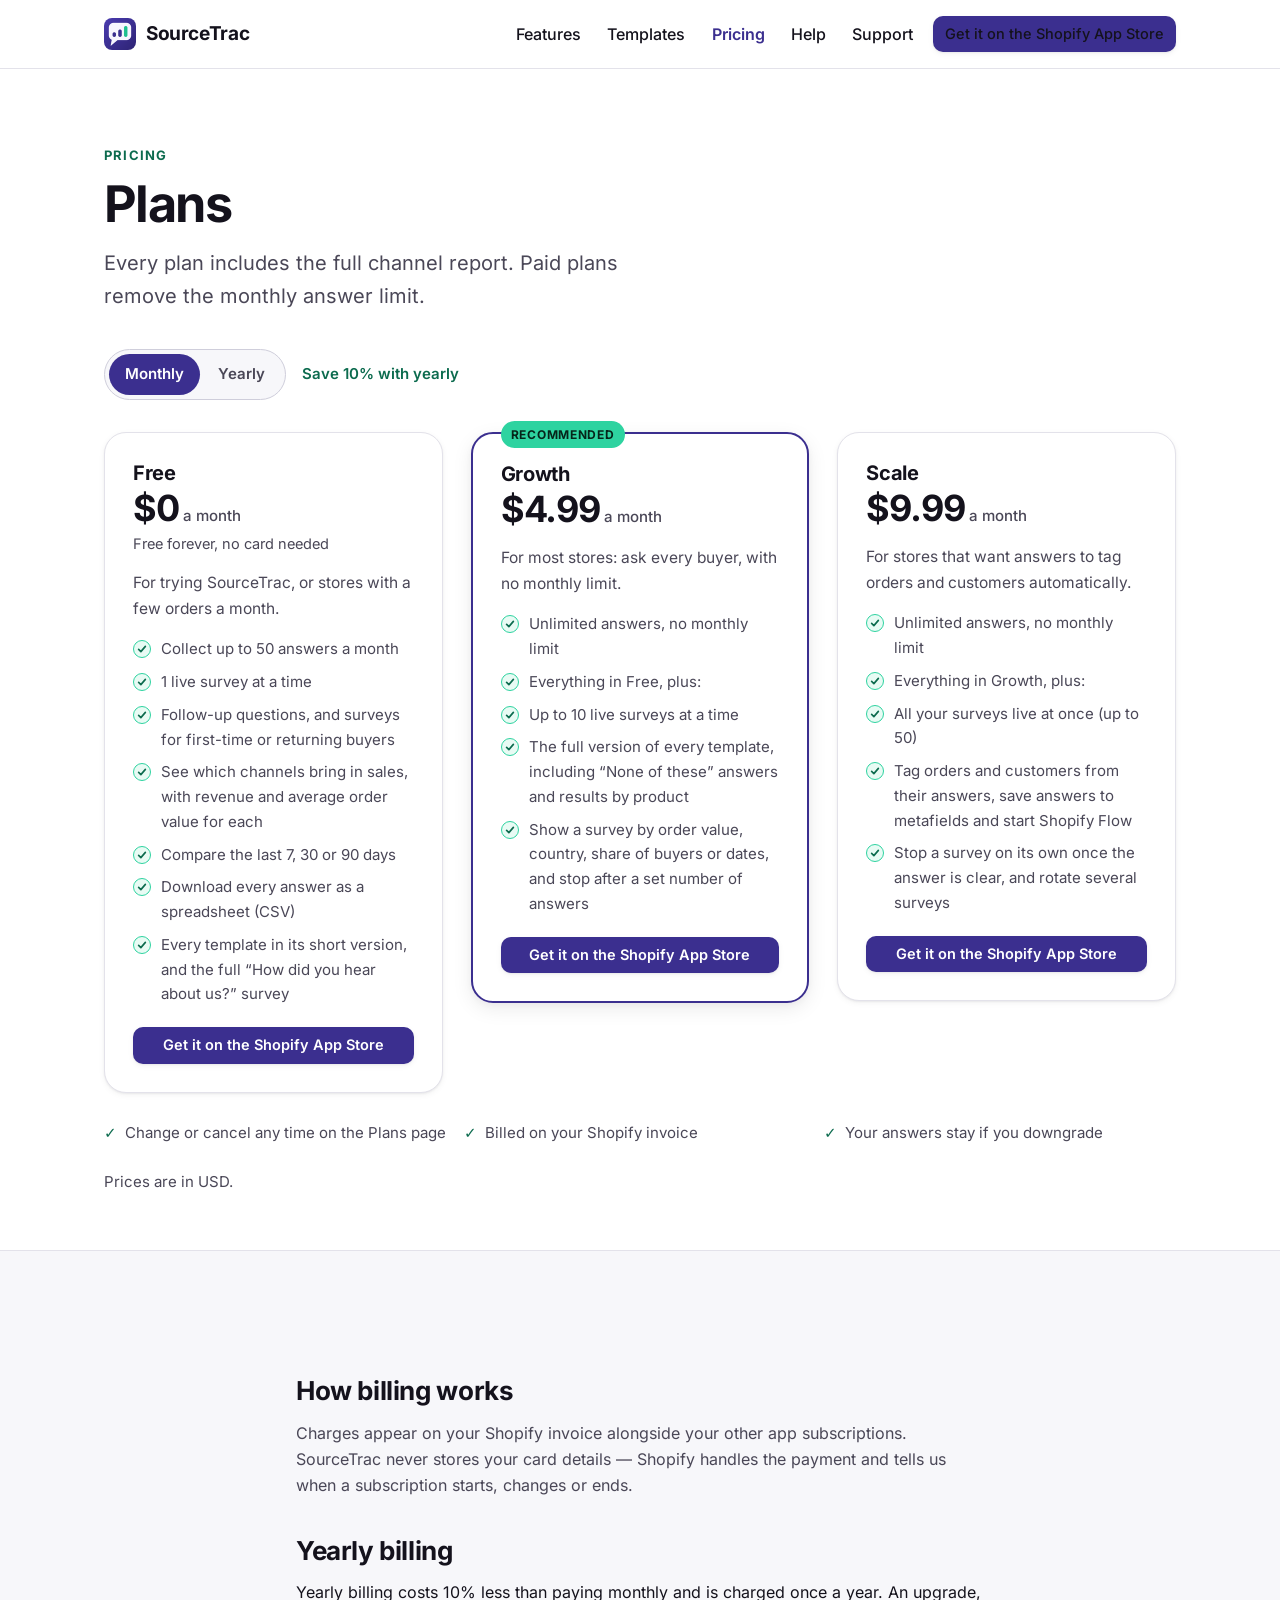
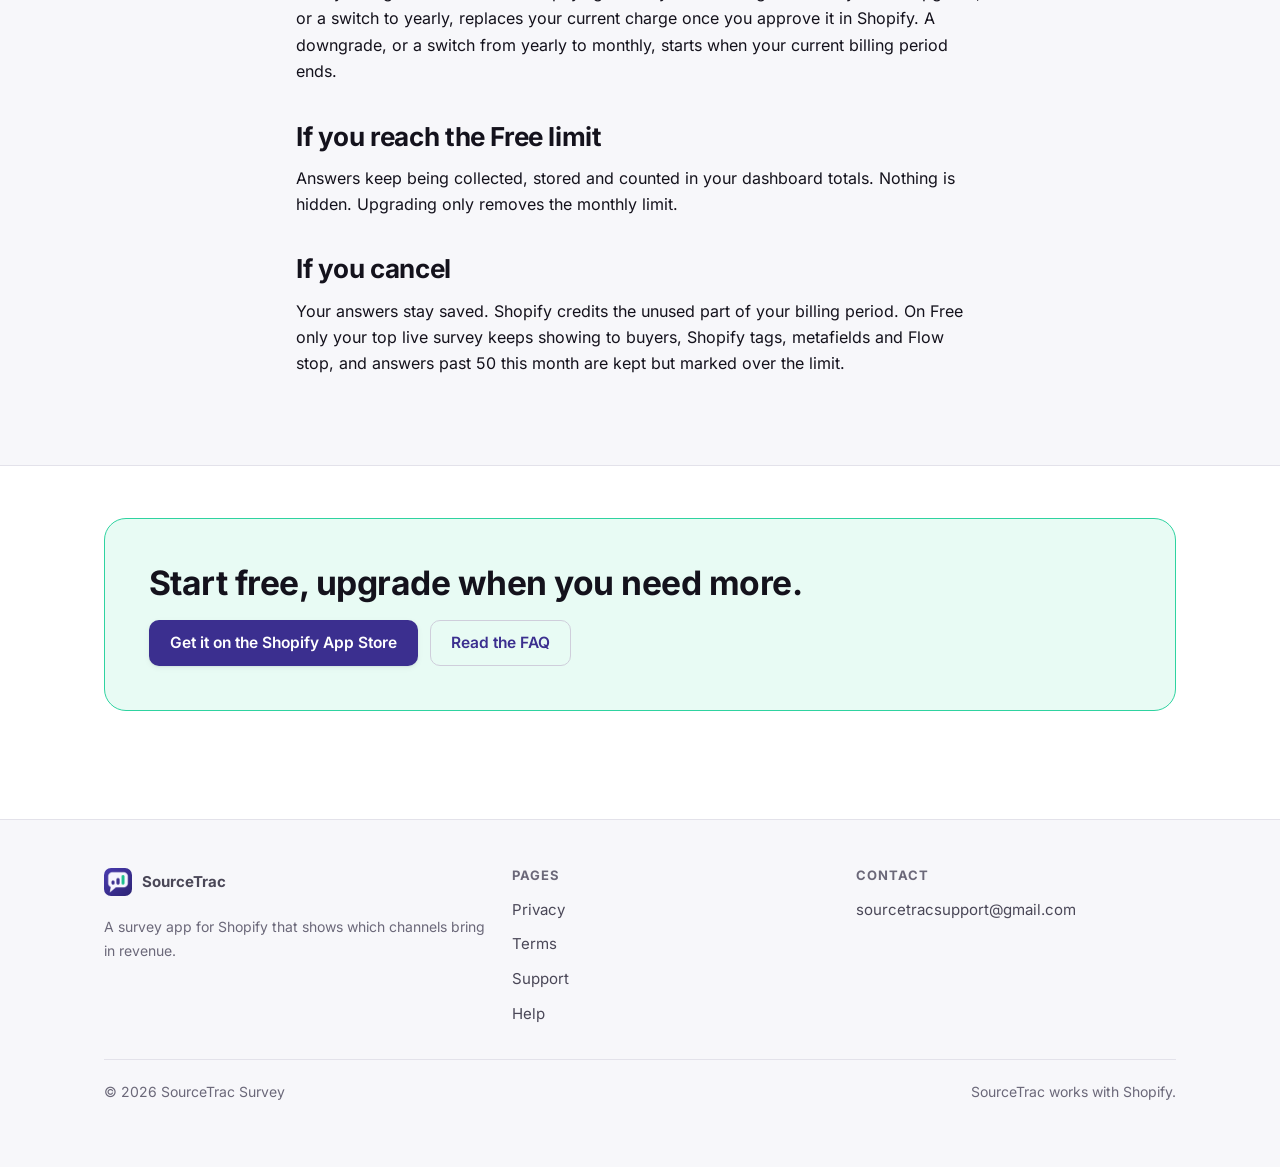
<file: pricing/index.html>
<!DOCTYPE html>
<html lang="en">
<head>
<meta charset="utf-8">
<meta name="viewport" content="width=device-width, initial-scale=1">
<title>Pricing — SourceTrac</title>
<meta name="description" content="Free forever, Growth at $4.99 a month and Scale at $9.99 a month. Every plan includes the full channel report. Billed through your Shopify invoice.">
<link rel="canonical" href="/pricing">
<link rel="icon" type="image/png" sizes="32x32" href="/assets/favicon-32.png">
<link rel="icon" type="image/png" sizes="192x192" href="/assets/icon-192.png">
<link rel="apple-touch-icon" href="/assets/apple-touch-icon.png">
<meta name="theme-color" content="#3B2F8F">
<meta property="og:type" content="website">
<meta property="og:site_name" content="SourceTrac">
<meta property="og:title" content="Pricing — SourceTrac">
<meta property="og:description" content="Free forever, Growth at $4.99 a month and Scale at $9.99 a month. Every plan includes the full channel report. Billed through your Shopify invoice.">
<meta property="og:image" content="/assets/icon-512.png">
<meta name="twitter:card" content="summary">
<link rel="stylesheet" href="/assets/styles.css">
</head>
<body>
<a class="skip" href="#main">Skip to main content</a>
<header class="site-header">
  <div class="wrap header-inner">
    <a class="brand" href="/">
      <img src="/assets/logo-64.png" width="32" height="32" alt="" decoding="async">
      <span>SourceTrac</span>
    </a>
    <button class="nav-toggle" type="button" aria-expanded="false" aria-controls="site-nav">
      Menu
    </button>
    <nav class="site-nav" id="site-nav" aria-label="Main">
      <ul>
        <li><a href="/features">Features</a></li>
        <li><a href="/templates">Templates</a></li>
        <li><a href="/pricing" aria-current="page">Pricing</a></li>
        <li><a href="/help">Help</a></li>
        <li><a href="/support">Support</a></li>
      </ul>
      <div class="nav-cta">
        <a class="btn btn--primary btn--sm" href="[APP STORE LISTING URL]">Get it on the Shopify App Store</a>
      </div>
    </nav>
  </div>
</header>
<main id="main">

<section class="section hero">
  <div class="wrap">
    <div class="section-head">
      <span class="eyebrow">Pricing</span>
      <h1>Plans</h1>
      <p class="lede">Every plan includes the full channel report. Paid plans remove the monthly answer limit.</p>
    </div>
    <div class="toggle-wrap">
      <div class="toggle" data-price-toggle role="group" aria-label="Billing period">
        <button type="button" data-period="monthly" aria-pressed="true">Monthly</button>
        <button type="button" data-period="yearly" aria-pressed="false">Yearly</button>
      </div>
      <p class="save-note">Save 10% with yearly</p>
    </div>
    <div class="plans">
      <div class="plan">
        
        <h2 class="plan__name">Free</h2>
        <p class="plan__price plan__price--free" data-amount data-no-billing data-monthly="$0" data-yearly="$0">$0 <small>a month</small></p>
        <p class="plan__billing">Free forever, no card needed</p>
        <p class="plan__for">For trying SourceTrac, or stores with a few orders a month.</p>
        <ul><li>Collect up to 50 answers a month</li><li>1 live survey at a time</li><li>Follow-up questions, and surveys for first-time or returning buyers</li><li>See which channels bring in sales, with revenue and average order value for each</li><li>Compare the last 7, 30 or 90 days</li><li>Download every answer as a spreadsheet (CSV)</li><li>Every template in its short version, and the full “How did you hear about us?” survey</li></ul>
        <a class="btn btn--primary btn--sm" href="[APP STORE LISTING URL]">Get it on the Shopify App Store</a>
      </div>
      <div class="plan plan--featured">
        <span class="plan__tag">Recommended</span>
        <h2 class="plan__name">Growth</h2>
        <p class="plan__price" data-amount data-monthly="$4.99" data-yearly="$4.49">$4.99 <small>a month</small></p>
        <p class="plan__strike-wrap" data-strike hidden><span class="plan__strike">$4.99</span> a month</p><p class="plan__billing" data-billing hidden>$53.89 billed once a year</p><p class="plan__save" data-save hidden>You save $5.99 a year (10%)</p>
        <p class="plan__for">For most stores: ask every buyer, with no monthly limit.</p>
        <ul><li>Unlimited answers, no monthly limit</li><li>Everything in Free, plus:</li><li>Up to 10 live surveys at a time</li><li>The full version of every template, including “None of these” answers and results by product</li><li>Show a survey by order value, country, share of buyers or dates, and stop after a set number of answers</li></ul>
        <a class="btn btn--primary btn--sm" href="[APP STORE LISTING URL]">Get it on the Shopify App Store</a>
      </div>
      <div class="plan">
        
        <h2 class="plan__name">Scale</h2>
        <p class="plan__price" data-amount data-monthly="$9.99" data-yearly="$8.99">$9.99 <small>a month</small></p>
        <p class="plan__strike-wrap" data-strike hidden><span class="plan__strike">$9.99</span> a month</p><p class="plan__billing" data-billing hidden>$107.89 billed once a year</p><p class="plan__save" data-save hidden>You save $11.99 a year (10%)</p>
        <p class="plan__for">For stores that want answers to tag orders and customers automatically.</p>
        <ul><li>Unlimited answers, no monthly limit</li><li>Everything in Growth, plus:</li><li>All your surveys live at once (up to 50)</li><li>Tag orders and customers from their answers, save answers to metafields and start Shopify Flow</li><li>Stop a survey on its own once the answer is clear, and rotate several surveys</li></ul>
        <a class="btn btn--primary btn--sm" href="[APP STORE LISTING URL]">Get it on the Shopify App Store</a>
      </div>
    </div>
    <ul class="reassure">
      <li>Change or cancel any time on the Plans page</li><li>Billed on your Shopify invoice</li><li>Your answers stay if you downgrade</li>
    </ul>
    <p class="spec" style="margin-top:1.5rem">Prices are in USD.</p>
  </div>
</section>

<section class="section section--alt">
  <div class="wrap wrap--narrow prose">
    <h2>How billing works</h2>
    <p>Charges appear on your Shopify invoice alongside your other app subscriptions. SourceTrac never stores your card details — Shopify handles the payment and tells us when a subscription starts, changes or ends.</p>

    <h2>Yearly billing</h2>
    <p>Yearly billing costs 10% less than paying monthly and is charged once a year. An upgrade, or a switch to yearly, replaces your current charge once you approve it in Shopify. A downgrade, or a switch from yearly to monthly, starts when your current billing period ends.</p>

    <h2>If you reach the Free limit</h2>
    <p>Answers keep being collected, stored and counted in your dashboard totals. Nothing is hidden. Upgrading only removes the monthly limit.</p>

    <h2>If you cancel</h2>
    <p>Your answers stay saved. Shopify credits the unused part of your billing period. On Free only your top live survey keeps showing to buyers, Shopify tags, metafields and Flow stop, and answers past 50 this month are kept but marked over the limit.</p>
  </div>
</section>

<section class="section section--tight">
  <div class="wrap">
    <div class="band band--mint">
      <h2>Start free, upgrade when you need more.</h2>
      <div class="btn-row">
        <a class="btn btn--primary " href="[APP STORE LISTING URL]">Get it on the Shopify App Store</a>
        <a class="btn btn--ghost" href="/help">Read the FAQ</a>
      </div>
    </div>
  </div>
</section>

</main>
<footer class="site-footer">
  <div class="wrap">
    <div class="footer-grid">
      <div>
        <a class="footer-brand" href="/">
          <img src="/assets/logo-64.png" width="28" height="28" alt="" loading="lazy" decoding="async">
          <span>SourceTrac</span>
        </a>
        <p class="footer-note">A survey app for Shopify that shows which channels bring in revenue.</p>
      </div>
      <div>
        <h2>Pages</h2>
        <ul>
          <li><a href="/privacy">Privacy</a></li>
          <li><a href="/terms">Terms</a></li>
          <li><a href="/support">Support</a></li>
          <li><a href="/help">Help</a></li>
        </ul>
      </div>
      <div>
        <h2>Contact</h2>
        <ul>
          <li><a href="mailto:sourcetracsupport@gmail.com">sourcetracsupport@gmail.com</a></li>
        </ul>
      </div>
    </div>
    <div class="footer-bottom">
      <p>&copy; 2026 SourceTrac Survey</p>
      <p>SourceTrac works with Shopify.</p>
    </div>
  </div>
</footer>
<script src="/assets/site.js" defer></script>
</body>
</html>
</file>
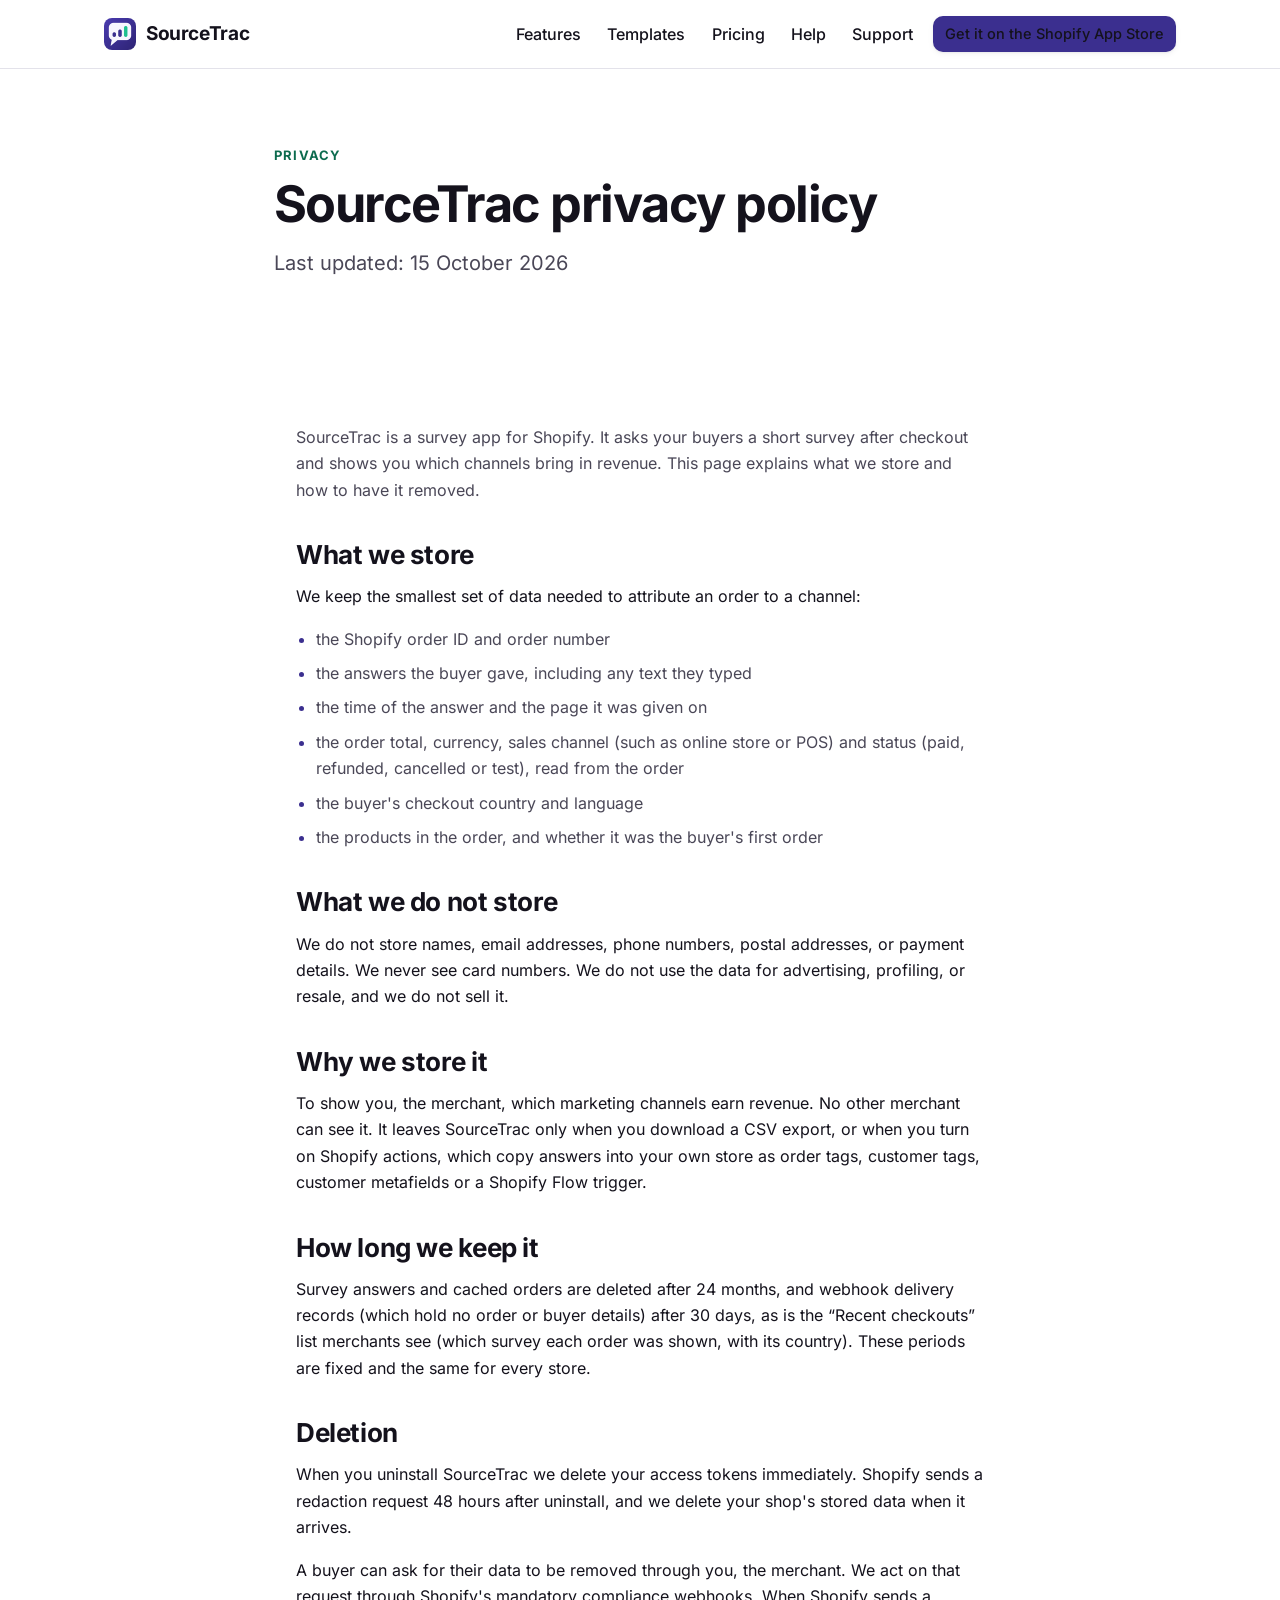
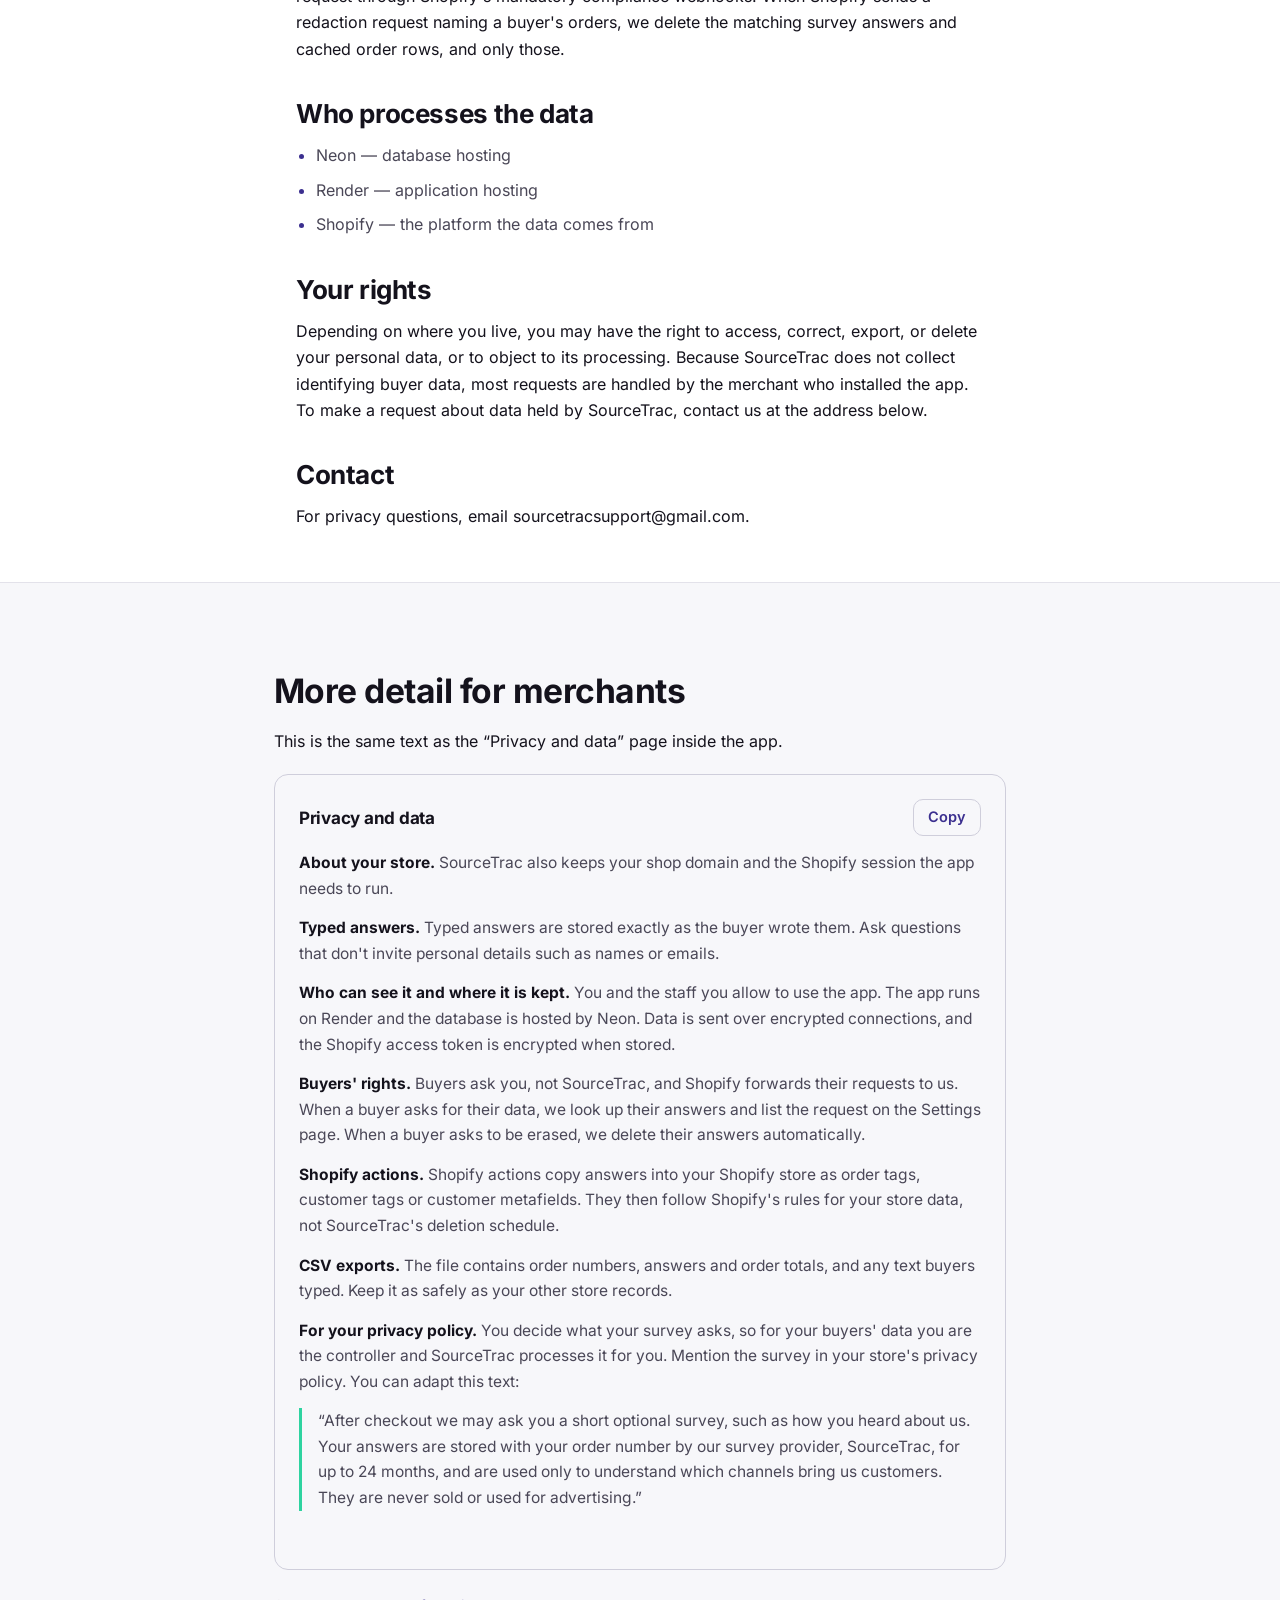
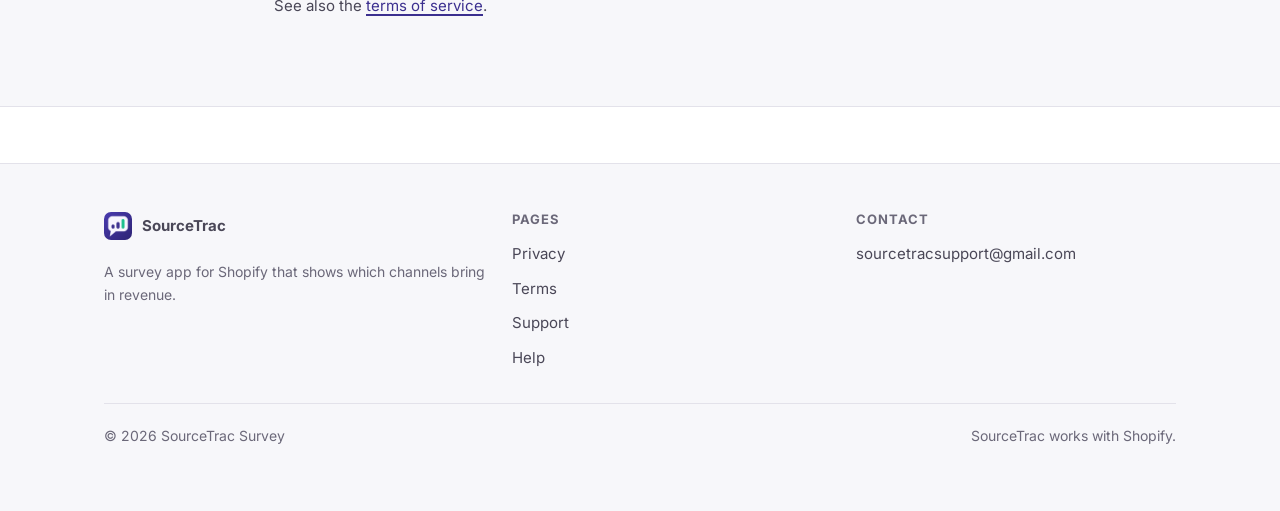
<file: privacy/index.html>
<!DOCTYPE html>
<html lang="en">
<head>
<meta charset="utf-8">
<meta name="viewport" content="width=device-width, initial-scale=1">
<title>Privacy policy — SourceTrac</title>
<meta name="description" content="What SourceTrac stores, what it never stores, how long it is kept, and how to have it removed.">
<link rel="canonical" href="/privacy">
<link rel="icon" type="image/png" sizes="32x32" href="/assets/favicon-32.png">
<link rel="icon" type="image/png" sizes="192x192" href="/assets/icon-192.png">
<link rel="apple-touch-icon" href="/assets/apple-touch-icon.png">
<meta name="theme-color" content="#3B2F8F">
<meta property="og:type" content="website">
<meta property="og:site_name" content="SourceTrac">
<meta property="og:title" content="Privacy policy — SourceTrac">
<meta property="og:description" content="What SourceTrac stores, what it never stores, how long it is kept, and how to have it removed.">
<meta property="og:image" content="/assets/icon-512.png">
<meta name="twitter:card" content="summary">
<link rel="stylesheet" href="/assets/styles.css">
</head>
<body>
<a class="skip" href="#main">Skip to main content</a>
<header class="site-header">
  <div class="wrap header-inner">
    <a class="brand" href="/">
      <img src="/assets/logo-64.png" width="32" height="32" alt="" decoding="async">
      <span>SourceTrac</span>
    </a>
    <button class="nav-toggle" type="button" aria-expanded="false" aria-controls="site-nav">
      Menu
    </button>
    <nav class="site-nav" id="site-nav" aria-label="Main">
      <ul>
        <li><a href="/features">Features</a></li>
        <li><a href="/templates">Templates</a></li>
        <li><a href="/pricing">Pricing</a></li>
        <li><a href="/help">Help</a></li>
        <li><a href="/support">Support</a></li>
      </ul>
      <div class="nav-cta">
        <a class="btn btn--primary btn--sm" href="[APP STORE LISTING URL]">Get it on the Shopify App Store</a>
      </div>
    </nav>
  </div>
</header>
<main id="main">

<section class="section hero">
  <div class="wrap wrap--narrow">
    <div class="section-head">
      <span class="eyebrow">Privacy</span>
      <h1>SourceTrac privacy policy</h1>
      <p class="lede">Last updated: 15 October 2026</p>
    </div>
  </div>
</section>

<section class="section section--tight">
  <div class="wrap wrap--narrow prose">
    <p>SourceTrac is a survey app for Shopify. It asks your buyers a short survey after checkout and shows you which channels bring in revenue. This page explains what we store and how to have it removed.</p>
    <h2>What we store</h2>
    <p>We keep the smallest set of data needed to attribute an order to a channel:</p>
    <ul><li>the Shopify order ID and order number</li><li>the answers the buyer gave, including any text they typed</li><li>the time of the answer and the page it was given on</li><li>the order total, currency, sales channel (such as online store or POS) and status (paid, refunded, cancelled or test), read from the order</li><li>the buyer's checkout country and language</li><li>the products in the order, and whether it was the buyer's first order</li></ul>
    <h2>What we do not store</h2>
    <p>We do not store names, email addresses, phone numbers, postal addresses, or payment details. We never see card numbers. We do not use the data for advertising, profiling, or resale, and we do not sell it.</p>
    <h2>Why we store it</h2>
    <p>To show you, the merchant, which marketing channels earn revenue. No other merchant can see it. It leaves SourceTrac only when you download a CSV export, or when you turn on Shopify actions, which copy answers into your own store as order tags, customer tags, customer metafields or a Shopify Flow trigger.</p>
    <h2>How long we keep it</h2>
    <p>Survey answers and cached orders are deleted after 24 months, and webhook delivery records (which hold no order or buyer details) after 30 days, as is the “Recent checkouts” list merchants see (which survey each order was shown, with its country). These periods are fixed and the same for every store.</p>
    <h2>Deletion</h2>
    <p>When you uninstall SourceTrac we delete your access tokens immediately. Shopify sends a redaction request 48 hours after uninstall, and we delete your shop's stored data when it arrives.</p>
    <p>A buyer can ask for their data to be removed through you, the merchant. We act on that request through Shopify's mandatory compliance webhooks. When Shopify sends a redaction request naming a buyer's orders, we delete the matching survey answers and cached order rows, and only those.</p>
    <h2>Who processes the data</h2>
    <ul><li>Neon — database hosting</li><li>Render — application hosting</li><li>Shopify — the platform the data comes from</li></ul>
    <h2>Your rights</h2>
    <p>Depending on where you live, you may have the right to access, correct, export, or delete your personal data, or to object to its processing. Because SourceTrac does not collect identifying buyer data, most requests are handled by the merchant who installed the app. To make a request about data held by SourceTrac, contact us at the address below.</p>
    <h2>Contact</h2>
    <p>For privacy questions, email sourcetracsupport@gmail.com.</p>
  </div>
</section>

<section class="section section--alt">
  <div class="wrap wrap--narrow">
    <h2>More detail for merchants</h2>
    <p>This is the same text as the “Privacy and data” page inside the app.</p>
    <div class="copybox">
      <div class="copybox__head">
        <h3>Privacy and data</h3>
        <button class="btn btn--ghost btn--sm" type="button" data-copy="#merchant-text" data-copy-status="#merchant-status">Copy</button>
      </div>
      <div class="copybox__body" id="merchant-text">
      <p><strong>About your store.</strong> SourceTrac also keeps your shop domain and the Shopify session the app needs to run.</p>
      <p><strong>Typed answers.</strong> Typed answers are stored exactly as the buyer wrote them. Ask questions that don't invite personal details such as names or emails.</p>
      <p><strong>Who can see it and where it is kept.</strong> You and the staff you allow to use the app. The app runs on Render and the database is hosted by Neon. Data is sent over encrypted connections, and the Shopify access token is encrypted when stored.</p>
      <p><strong>Buyers' rights.</strong> Buyers ask you, not SourceTrac, and Shopify forwards their requests to us. When a buyer asks for their data, we look up their answers and list the request on the Settings page. When a buyer asks to be erased, we delete their answers automatically.</p>
      <p><strong>Shopify actions.</strong> Shopify actions copy answers into your Shopify store as order tags, customer tags or customer metafields. They then follow Shopify's rules for your store data, not SourceTrac's deletion schedule.</p>
      <p><strong>CSV exports.</strong> The file contains order numbers, answers and order totals, and any text buyers typed. Keep it as safely as your other store records.</p>
      <p><strong>For your privacy policy.</strong> You decide what your survey asks, so for your buyers' data you are the controller and SourceTrac processes it for you. Mention the survey in your store's privacy policy. You can adapt this text:</p>
      <blockquote><p>“After checkout we may ask you a short optional survey, such as how you heard about us. Your answers are stored with your order number by our survey provider, SourceTrac, for up to 24 months, and are used only to understand which channels bring us customers. They are never sold or used for advertising.”</p></blockquote>
      </div>
      <p class="copy-status" id="merchant-status" role="status" data-label="Copied to clipboard"></p>
      <p class="visually-hidden" id="merchant-plain">About your store. SourceTrac also keeps your shop domain and the Shopify session the app needs to run.

Typed answers. Typed answers are stored exactly as the buyer wrote them. Ask questions that don't invite personal details such as names or emails.

Who can see it and where it is kept. You and the staff you allow to use the app. The app runs on Render and the database is hosted by Neon. Data is sent over encrypted connections, and the Shopify access token is encrypted when stored.

Buyers' rights. Buyers ask you, not SourceTrac, and Shopify forwards their requests to us. When a buyer asks for their data, we look up their answers and list the request on the Settings page. When a buyer asks to be erased, we delete their answers automatically.

Shopify actions. Shopify actions copy answers into your Shopify store as order tags, customer tags or customer metafields. They then follow Shopify's rules for your store data, not SourceTrac's deletion schedule.

CSV exports. The file contains order numbers, answers and order totals, and any text buyers typed. Keep it as safely as your other store records.

For your privacy policy. You decide what your survey asks, so for your buyers' data you are the controller and SourceTrac processes it for you. Mention the survey in your store's privacy policy. You can adapt this text:

“After checkout we may ask you a short optional survey, such as how you heard about us. Your answers are stored with your order number by our survey provider, SourceTrac, for up to 24 months, and are used only to understand which channels bring us customers. They are never sold or used for advertising.”</p>
    </div>
    <p class="spec" style="margin-top:1.5rem">See also the <a href="/terms">terms of service</a>.</p>
  </div>
</section>

</main>
<footer class="site-footer">
  <div class="wrap">
    <div class="footer-grid">
      <div>
        <a class="footer-brand" href="/">
          <img src="/assets/logo-64.png" width="28" height="28" alt="" loading="lazy" decoding="async">
          <span>SourceTrac</span>
        </a>
        <p class="footer-note">A survey app for Shopify that shows which channels bring in revenue.</p>
      </div>
      <div>
        <h2>Pages</h2>
        <ul>
          <li><a href="/privacy">Privacy</a></li>
          <li><a href="/terms">Terms</a></li>
          <li><a href="/support">Support</a></li>
          <li><a href="/help">Help</a></li>
        </ul>
      </div>
      <div>
        <h2>Contact</h2>
        <ul>
          <li><a href="mailto:sourcetracsupport@gmail.com">sourcetracsupport@gmail.com</a></li>
        </ul>
      </div>
    </div>
    <div class="footer-bottom">
      <p>&copy; 2026 SourceTrac Survey</p>
      <p>SourceTrac works with Shopify.</p>
    </div>
  </div>
</footer>
<script src="/assets/site.js" defer></script>
</body>
</html>
</file>
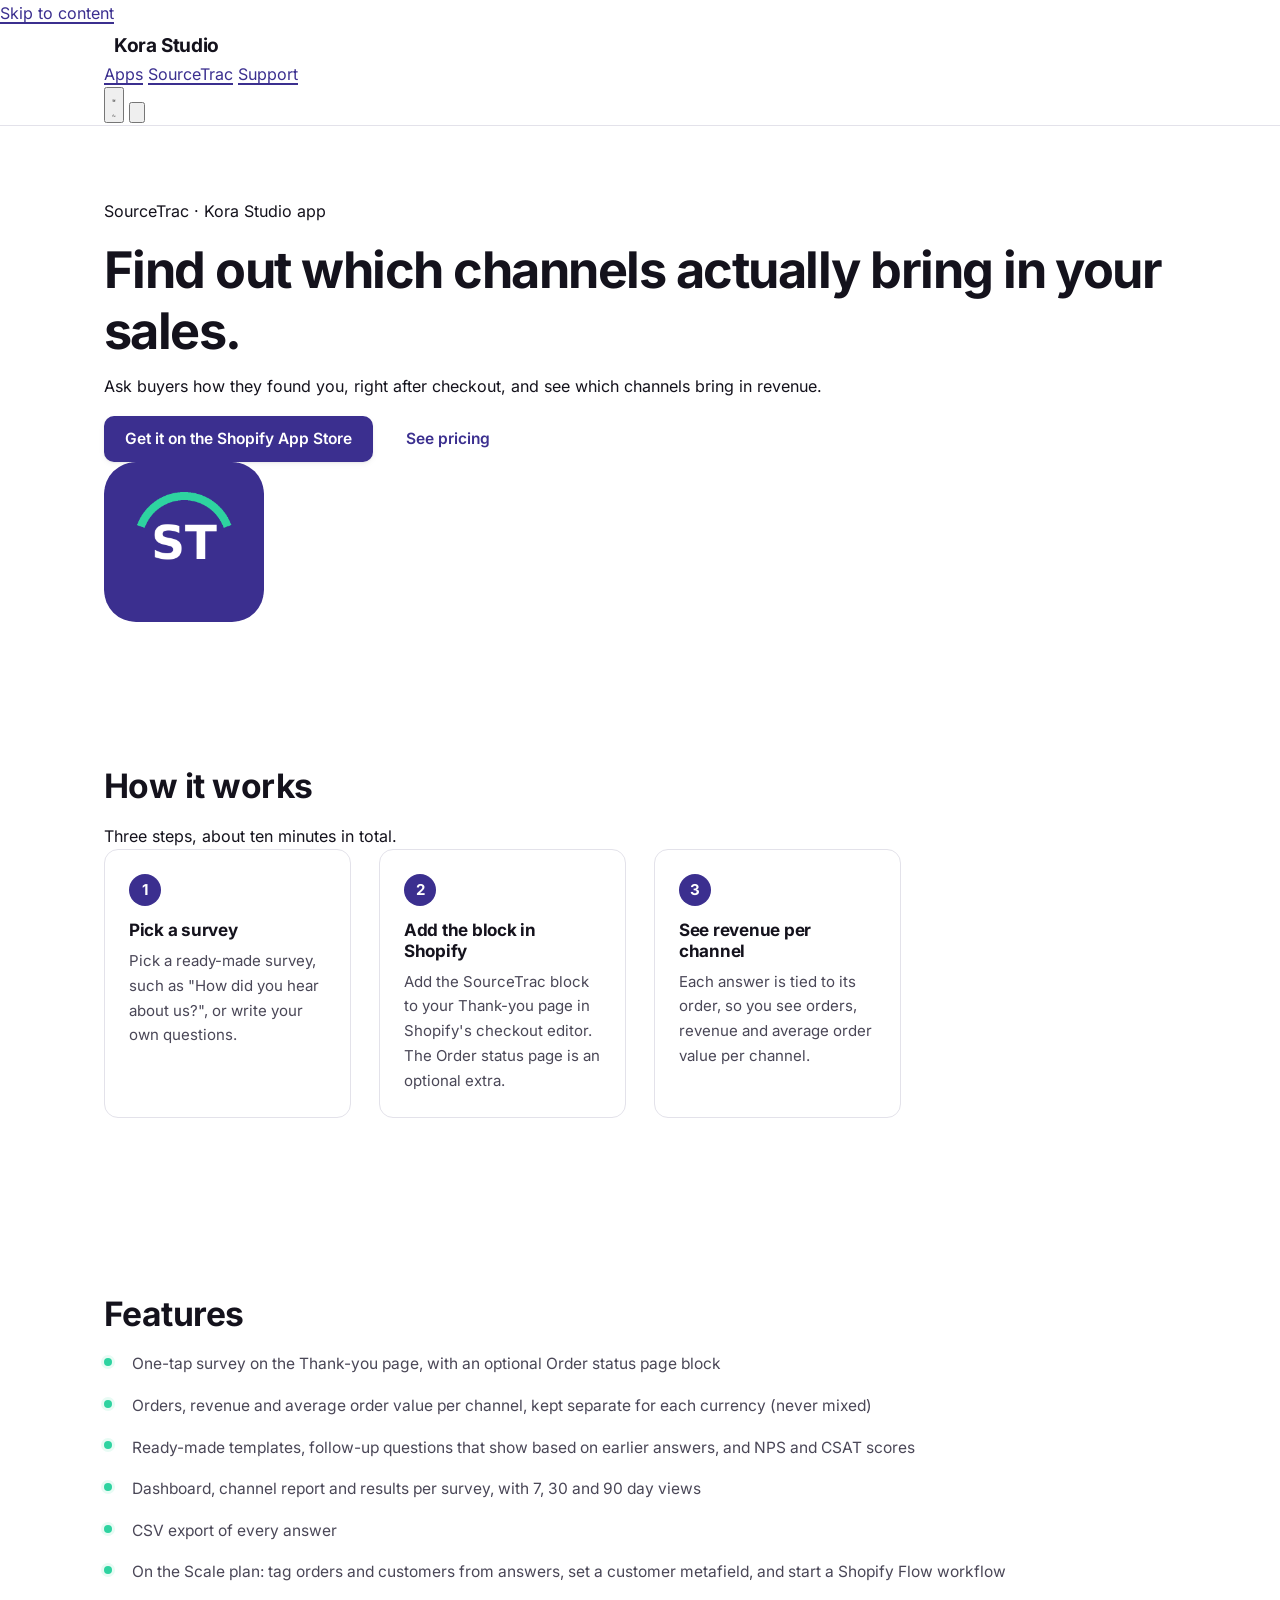
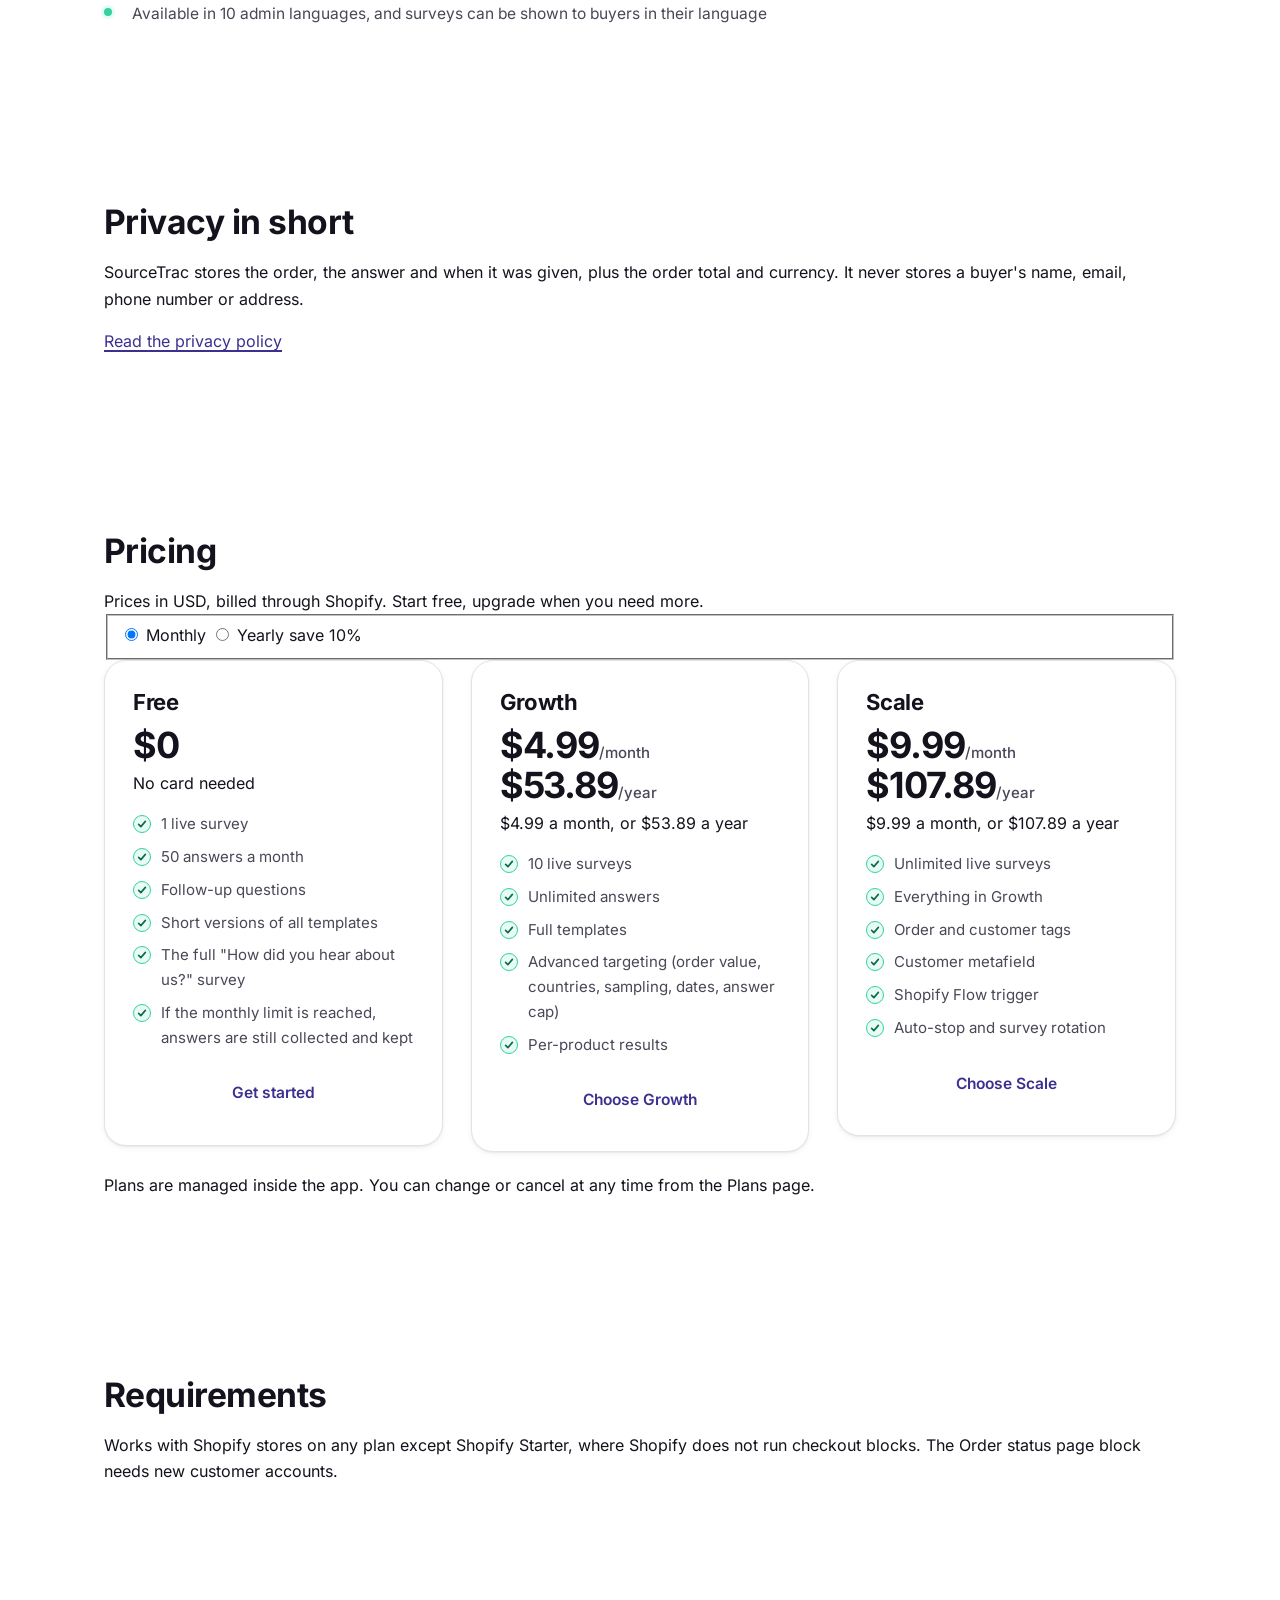
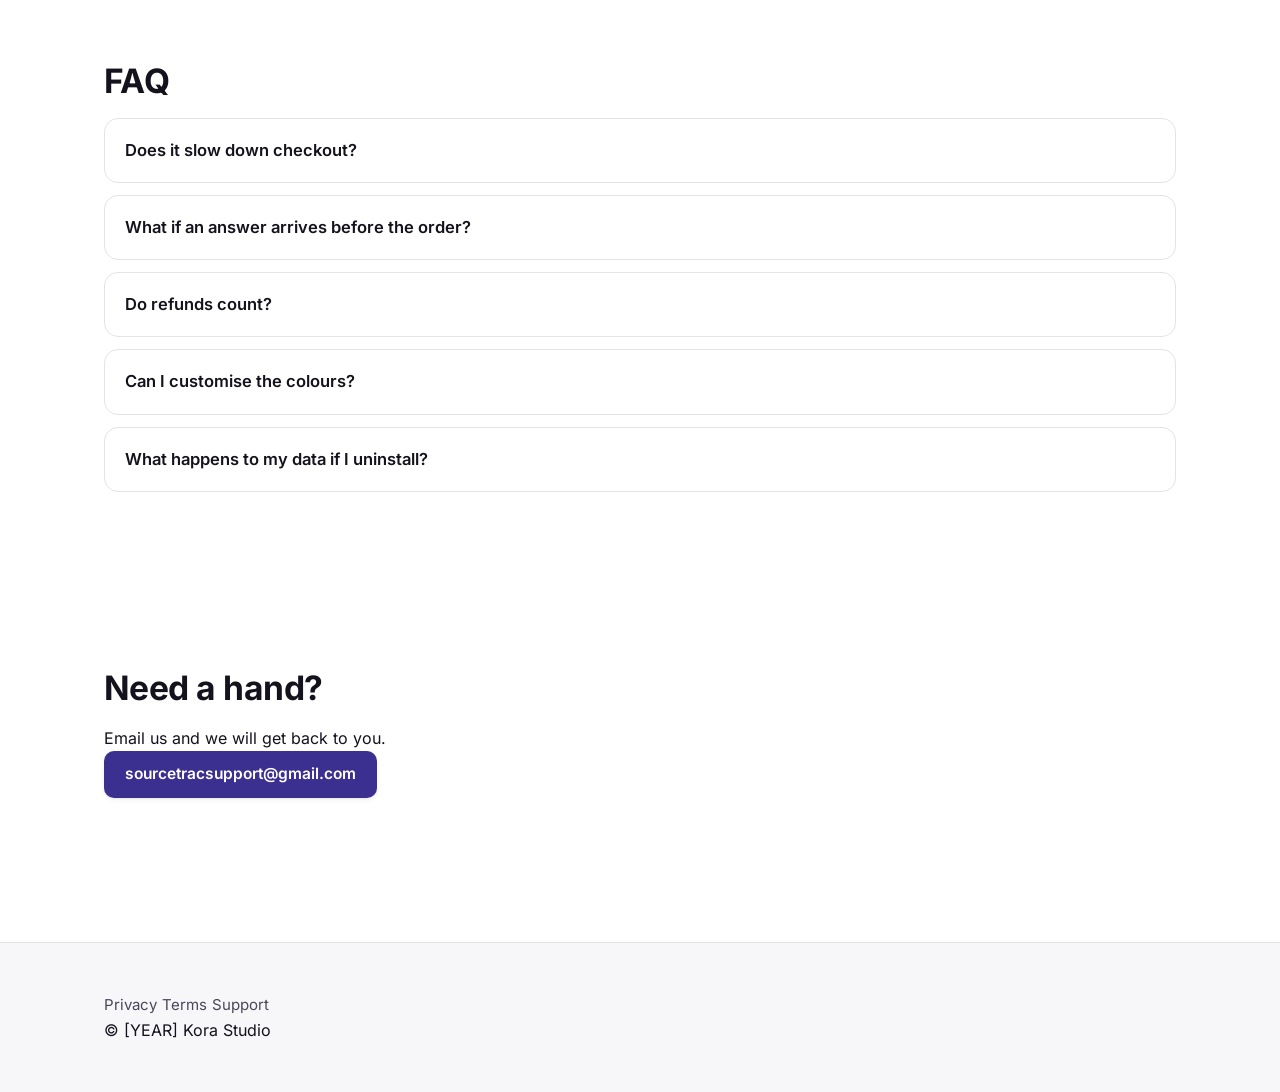
<file: sourcetrac/index.html>
<!DOCTYPE html>
<html lang="en" data-theme="light">
<head>
<meta charset="utf-8">
<meta name="viewport" content="width=device-width, initial-scale=1">
<title>SourceTrac — find out which channels bring in your sales</title>
<meta name="description" content="SourceTrac asks buyers how they found you right after checkout, then shows orders, revenue and average order value per channel. A Kora Studio app for Shopify.">
<link rel="icon" href="/assets/favicon.svg" type="image/svg+xml">
<link rel="preconnect" href="https://fonts.googleapis.com">
<link rel="preconnect" href="https://fonts.gstatic.com" crossorigin>
<link rel="stylesheet" href="https://fonts.googleapis.com/css2?family=Inter:wght@400;500;600;700&display=swap">
<link rel="stylesheet" href="/assets/styles.css">
<script>
  (function () {
    try {
      var saved = localStorage.getItem("kora-theme");
      if (saved === "dark" || saved === "light") {
        document.documentElement.setAttribute("data-theme", saved);
      }
    } catch (e) {}
  })();
</script>
</head>
<body>
<a class="skip-link" href="#main">Skip to content</a>

<header class="site-header">
  <div class="wrap site-header__inner">
    <a class="brand" href="/"><span class="brand__mark" aria-hidden="true"></span>Kora Studio</a>
    <nav class="nav" id="site-nav" data-open="false" aria-label="Main">
      <a href="/#apps">Apps</a>
      <a href="/sourcetrac" aria-current="page">SourceTrac</a>
      <a href="/support">Support</a>
    </nav>
    <div class="header-tools">
      <button class="icon-btn theme-toggle" type="button" aria-pressed="false" aria-label="Switch to dark mode">
        <svg class="icon-sun" viewBox="0 0 24 24" fill="none" stroke="currentColor" stroke-width="1.8" stroke-linecap="round" aria-hidden="true">
          <circle cx="12" cy="12" r="4.2"></circle>
          <path d="M12 2.5v2M12 19.5v2M2.5 12h2M19.5 12h2M5.2 5.2l1.4 1.4M17.4 17.4l1.4 1.4M18.8 5.2l-1.4 1.4M6.6 17.4l-1.4 1.4"></path>
        </svg>
        <svg class="icon-moon" viewBox="0 0 24 24" fill="none" stroke="currentColor" stroke-width="1.8" stroke-linecap="round" stroke-linejoin="round" aria-hidden="true">
          <path d="M20 14.5A8.5 8.5 0 0 1 9.5 4a8.5 8.5 0 1 0 10.5 10.5z"></path>
        </svg>
      </button>
      <button class="icon-btn menu-toggle" type="button" aria-expanded="false" aria-controls="site-nav" aria-label="Menu">
        <svg viewBox="0 0 24 24" fill="none" stroke="currentColor" stroke-width="1.8" stroke-linecap="round" aria-hidden="true">
          <path d="M4 7h16M4 12h16M4 17h16"></path>
        </svg>
      </button>
    </div>
  </div>
</header>

<main id="main">

  <section class="hero hero--split wrap">
    <div>
      <p class="hero__eyebrow">SourceTrac · Kora Studio app</p>
      <h1>Find out which channels actually bring in your sales.</h1>
      <p class="hero__lead">Ask buyers how they found you, right after checkout, and see which channels bring in revenue.</p>
      <div class="btn-row hero__actions">
        <a class="btn btn--primary" href="[APP STORE LISTING URL]">Get it on the Shopify App Store</a>
        <a class="btn btn--secondary" href="#pricing">See pricing</a>
      </div>
    </div>
    <div>
      <img class="app-card__icon" src="/assets/sourcetrac-icon.png" width="160" height="160"
           alt="SourceTrac app icon: white letters on an indigo square with a mint arc"
           style="width:160px;height:160px;border-radius:32px">
    </div>
  </section>

  <section class="section section--soft" aria-labelledby="how-heading">
    <div class="wrap">
      <div class="section__head">
        <h2 id="how-heading">How it works</h2>
        <p>Three steps, about ten minutes in total.</p>
      </div>

      <ol class="steps">
        <li>
          <h3>Pick a survey</h3>
          <p>Pick a ready-made survey, such as "How did you hear about us?", or write your own questions.</p>
        </li>
        <li>
          <h3>Add the block in Shopify</h3>
          <p>Add the SourceTrac block to your Thank-you page in Shopify's checkout editor. The Order status page is an optional extra.</p>
        </li>
        <li>
          <h3>See revenue per channel</h3>
          <p>Each answer is tied to its order, so you see orders, revenue and average order value per channel.</p>
        </li>
      </ol>
    </div>
  </section>

  <section class="section" aria-labelledby="features-heading">
    <div class="wrap">
      <div class="section__head">
        <h2 id="features-heading">Features</h2>
      </div>

      <ul class="feature-list">
        <li>One-tap survey on the Thank-you page, with an optional Order status page block</li>
        <li>Orders, revenue and average order value per channel, kept separate for each currency (never mixed)</li>
        <li>Ready-made templates, follow-up questions that show based on earlier answers, and NPS and CSAT scores</li>
        <li>Dashboard, channel report and results per survey, with 7, 30 and 90 day views</li>
        <li>CSV export of every answer</li>
        <li>On the Scale plan: tag orders and customers from answers, set a customer metafield, and start a Shopify Flow workflow</li>
        <li>Available in 10 admin languages, and surveys can be shown to buyers in their language</li>
      </ul>
    </div>
  </section>

  <section class="section section--soft" aria-labelledby="privacy-heading">
    <div class="wrap">
      <div class="notice">
        <h2 id="privacy-heading">Privacy in short</h2>
        <p>SourceTrac stores the order, the answer and when it was given, plus the order total and currency. It never stores a buyer's name, email, phone number or address.</p>
        <p><a href="/privacy">Read the privacy policy</a></p>
      </div>
    </div>
  </section>

  <section class="section pricing" id="pricing" aria-labelledby="pricing-heading">
    <div class="wrap">
      <div class="section__head">
        <h2 id="pricing-heading">Pricing</h2>
        <p>Prices in USD, billed through Shopify. Start free, upgrade when you need more.</p>
      </div>

      <fieldset class="billing">
        <legend class="visually-hidden">Billing period</legend>
        <input type="radio" name="billing" id="bill-monthly" checked>
        <label for="bill-monthly">Monthly</label>
        <input type="radio" name="billing" id="bill-yearly">
        <label for="bill-yearly">Yearly <span class="save">save 10%</span></label>
      </fieldset>

      <div class="plans">
        <article class="plan">
          <h3>Free</h3>
          <p class="plan__price">$0</p>
          <p class="plan__billing-note">No card needed</p>
          <ul>
            <li>1 live survey</li>
            <li>50 answers a month</li>
            <li>Follow-up questions</li>
            <li>Short versions of all templates</li>
            <li>The full "How did you hear about us?" survey</li>
            <li>If the monthly limit is reached, answers are still collected and kept</li>
          </ul>
          <a class="btn btn--secondary" href="[APP STORE LISTING URL]">Get started</a>
        </article>

        <article class="plan">
          <h3>Growth</h3>
          <p class="plan__price">
            <span class="price--month">$4.99<small>/month</small></span>
            <span class="price--year">$53.89<small>/year</small></span>
          </p>
          <p class="plan__billing-note">$4.99 a month, or $53.89 a year</p>
          <ul>
            <li>10 live surveys</li>
            <li>Unlimited answers</li>
            <li>Full templates</li>
            <li>Advanced targeting (order value, countries, sampling, dates, answer cap)</li>
            <li>Per-product results</li>
          </ul>
          <a class="btn btn--secondary" href="[APP STORE LISTING URL]">Choose Growth</a>
        </article>

        <article class="plan">
          <h3>Scale</h3>
          <p class="plan__price">
            <span class="price--month">$9.99<small>/month</small></span>
            <span class="price--year">$107.89<small>/year</small></span>
          </p>
          <p class="plan__billing-note">$9.99 a month, or $107.89 a year</p>
          <ul>
            <li>Unlimited live surveys</li>
            <li>Everything in Growth</li>
            <li>Order and customer tags</li>
            <li>Customer metafield</li>
            <li>Shopify Flow trigger</li>
            <li>Auto-stop and survey rotation</li>
          </ul>
          <a class="btn btn--secondary" href="[APP STORE LISTING URL]">Choose Scale</a>
        </article>
      </div>

      <p class="muted" style="margin-top:1.25rem">Plans are managed inside the app. You can change or cancel at any time from the Plans page.</p>
    </div>
  </section>

  <section class="section" aria-labelledby="requirements-heading">
    <div class="wrap">
      <div class="notice">
        <h2 id="requirements-heading">Requirements</h2>
        <p>Works with Shopify stores on any plan except Shopify Starter, where Shopify does not run checkout blocks. The Order status page block needs new customer accounts.</p>
      </div>
    </div>
  </section>

  <section class="section section--soft" id="faq" aria-labelledby="faq-heading">
    <div class="wrap">
      <div class="section__head">
        <h2 id="faq-heading">FAQ</h2>
      </div>

      <div class="faq">
        <details>
          <summary>Does it slow down checkout?</summary>
          <p>No. The survey appears on the Thank-you page, after the order is placed, and never blocks the page.</p>
        </details>
        <details>
          <summary>What if an answer arrives before the order?</summary>
          <p>It is saved straight away and shows as Pending until Shopify sends the order, then the revenue fills in.</p>
        </details>
        <details>
          <summary>Do refunds count?</summary>
          <p>No. Refunded, cancelled and test orders are left out of revenue.</p>
        </details>
        <details>
          <summary>Can I customise the colours?</summary>
          <p>The survey uses your store's own checkout styling automatically. You control the question text and the emoji on each answer.</p>
        </details>
        <details>
          <summary>What happens to my data if I uninstall?</summary>
          <p>Your store's data is deleted when Shopify asks us to after uninstall, as Shopify requires.</p>
        </details>
      </div>
    </div>
  </section>

  <section class="section" aria-labelledby="contact-heading">
    <div class="wrap">
      <div class="contact-strip">
        <div>
          <h2 id="contact-heading">Need a hand?</h2>
          <p>Email us and we will get back to you.</p>
        </div>
        <div class="btn-row">
          <a class="btn btn--primary" href="mailto:sourcetracsupport@gmail.com">sourcetracsupport@gmail.com</a>
        </div>
      </div>
    </div>
  </section>

</main>

<footer class="site-footer">
  <div class="wrap">
    <div class="site-footer__inner">
      <nav aria-label="Footer">
        <a href="/privacy">Privacy</a>
        <a href="/terms">Terms</a>
        <a href="/support">Support</a>
      </nav>
      <span class="muted">© [YEAR] Kora Studio</span>
    </div>
  </div>
</footer>

<script src="/assets/site.js"></script>
</body>
</html>
</file>
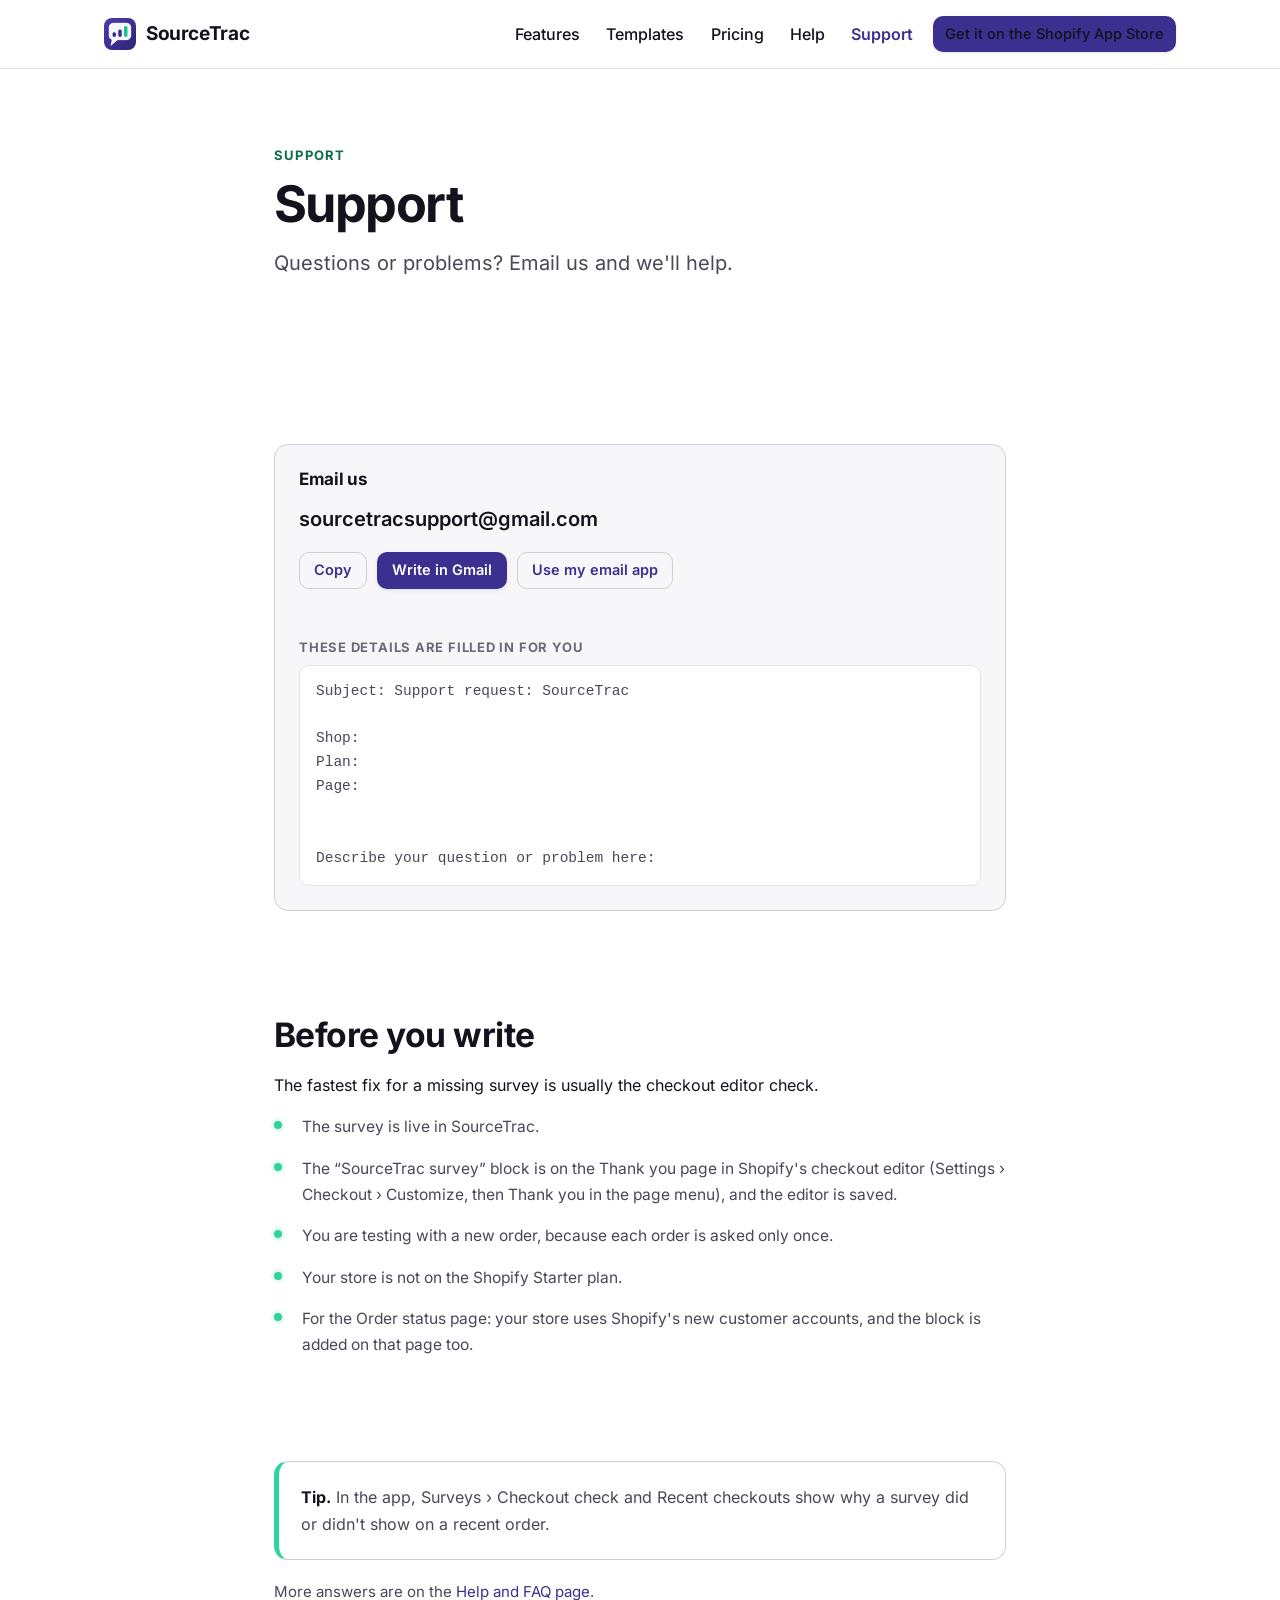
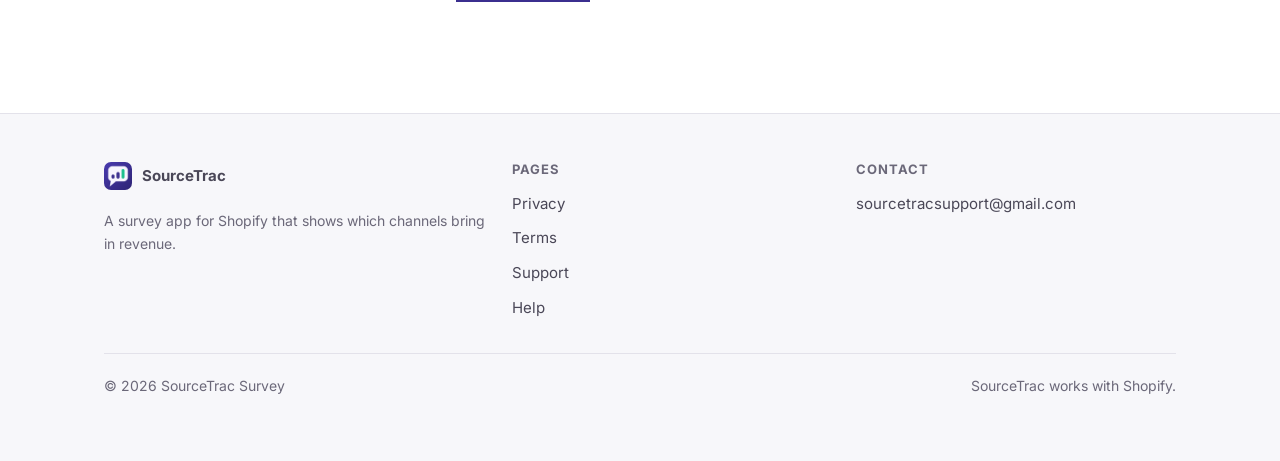
<file: support/index.html>
<!DOCTYPE html>
<html lang="en">
<head>
<meta charset="utf-8">
<meta name="viewport" content="width=device-width, initial-scale=1">
<title>Support — SourceTrac</title>
<meta name="description" content="Email SourceTrac support, and check the five things that explain a missing survey before you write.">
<link rel="canonical" href="/support">
<link rel="icon" type="image/png" sizes="32x32" href="/assets/favicon-32.png">
<link rel="icon" type="image/png" sizes="192x192" href="/assets/icon-192.png">
<link rel="apple-touch-icon" href="/assets/apple-touch-icon.png">
<meta name="theme-color" content="#3B2F8F">
<meta property="og:type" content="website">
<meta property="og:site_name" content="SourceTrac">
<meta property="og:title" content="Support — SourceTrac">
<meta property="og:description" content="Email SourceTrac support, and check the five things that explain a missing survey before you write.">
<meta property="og:image" content="/assets/icon-512.png">
<meta name="twitter:card" content="summary">
<link rel="stylesheet" href="/assets/styles.css">
</head>
<body>
<a class="skip" href="#main">Skip to main content</a>
<header class="site-header">
  <div class="wrap header-inner">
    <a class="brand" href="/">
      <img src="/assets/logo-64.png" width="32" height="32" alt="" decoding="async">
      <span>SourceTrac</span>
    </a>
    <button class="nav-toggle" type="button" aria-expanded="false" aria-controls="site-nav">
      Menu
    </button>
    <nav class="site-nav" id="site-nav" aria-label="Main">
      <ul>
        <li><a href="/features">Features</a></li>
        <li><a href="/templates">Templates</a></li>
        <li><a href="/pricing">Pricing</a></li>
        <li><a href="/help">Help</a></li>
        <li><a href="/support" aria-current="page">Support</a></li>
      </ul>
      <div class="nav-cta">
        <a class="btn btn--primary btn--sm" href="[APP STORE LISTING URL]">Get it on the Shopify App Store</a>
      </div>
    </nav>
  </div>
</header>
<main id="main">

<section class="section hero">
  <div class="wrap wrap--narrow">
    <div class="section-head">
      <span class="eyebrow">Support</span>
      <h1>Support</h1>
      <p class="lede">Questions or problems? Email us and we'll help.</p>
    </div>
  </div>
</section>

<section class="section section--tight">
  <div class="wrap wrap--narrow">
    <div class="copybox">
      <div class="copybox__head">
        <h2 style="font-size:1.0625rem;margin:0">Email us</h2>
      </div>
      <p class="email-display" id="support-email">sourcetracsupport@gmail.com</p>
      <div class="copy-field">
        <button class="btn btn--ghost btn--sm" type="button" data-copy="#support-email" data-copy-status="#copy-status">Copy</button>
        <a class="btn btn--primary btn--sm" href="mailto:sourcetracsupport@gmail.com?subject=Support%20request%3A%20SourceTrac&amp;body=Shop%3A%0APlan%3A%0APage%3A%0A%0A%0ADescribe%20your%20question%20or%20problem%20here%3A" target="_blank" rel="noopener noreferrer" data-gmail data-mailto="mailto:sourcetracsupport@gmail.com?subject=Support%20request%3A%20SourceTrac&amp;body=Shop%3A%0APlan%3A%0APage%3A%0A%0A%0ADescribe%20your%20question%20or%20problem%20here%3A">Write in Gmail</a>
        <a class="btn btn--ghost btn--sm" href="mailto:sourcetracsupport@gmail.com?subject=Support%20request%3A%20SourceTrac&amp;body=Shop%3A%0APlan%3A%0APage%3A%0A%0A%0ADescribe%20your%20question%20or%20problem%20here%3A">Use my email app</a>
      </div>
      <p class="copy-status" id="copy-status" role="status" data-label="Email address copied"></p>
      <div class="prefill">
        <p class="tpl__q-label">These details are filled in for you</p>
        <pre>Subject: Support request: SourceTrac

Shop:
Plan:
Page:


Describe your question or problem here:</pre>
      </div>
    </div>
  </div>
</section>

<section class="section section--tight">
  <div class="wrap wrap--narrow">
    <h2>Before you write</h2>
    <p>The fastest fix for a missing survey is usually the checkout editor check.</p>
    <ul class="feature-list">
      <li>The survey is live in SourceTrac.</li>
      <li>The “SourceTrac survey” block is on the Thank you page in Shopify's checkout editor (Settings › Checkout › Customize, then Thank you in the page menu), and the editor is saved.</li>
      <li>You are testing with a new order, because each order is asked only once.</li>
      <li>Your store is not on the Shopify Starter plan.</li>
      <li>For the Order status page: your store uses Shopify's new customer accounts, and the block is added on that page too.</li>
    </ul>
  </div>
</section>

<section class="section section--tight">
  <div class="wrap wrap--narrow">
    <div class="note-box">
      <p><strong>Tip.</strong> In the app, Surveys › Checkout check and Recent checkouts show why a survey did or didn't show on a recent order.</p>
    </div>
    <p class="spec" style="margin-top:1.25rem">More answers are on the <a href="/help">Help and FAQ page</a>.</p>
  </div>
</section>

</main>
<footer class="site-footer">
  <div class="wrap">
    <div class="footer-grid">
      <div>
        <a class="footer-brand" href="/">
          <img src="/assets/logo-64.png" width="28" height="28" alt="" loading="lazy" decoding="async">
          <span>SourceTrac</span>
        </a>
        <p class="footer-note">A survey app for Shopify that shows which channels bring in revenue.</p>
      </div>
      <div>
        <h2>Pages</h2>
        <ul>
          <li><a href="/privacy">Privacy</a></li>
          <li><a href="/terms">Terms</a></li>
          <li><a href="/support">Support</a></li>
          <li><a href="/help">Help</a></li>
        </ul>
      </div>
      <div>
        <h2>Contact</h2>
        <ul>
          <li><a href="mailto:sourcetracsupport@gmail.com">sourcetracsupport@gmail.com</a></li>
        </ul>
      </div>
    </div>
    <div class="footer-bottom">
      <p>&copy; 2026 SourceTrac Survey</p>
      <p>SourceTrac works with Shopify.</p>
    </div>
  </div>
</footer>
<script src="/assets/site.js" defer></script>
</body>
</html>
</file>
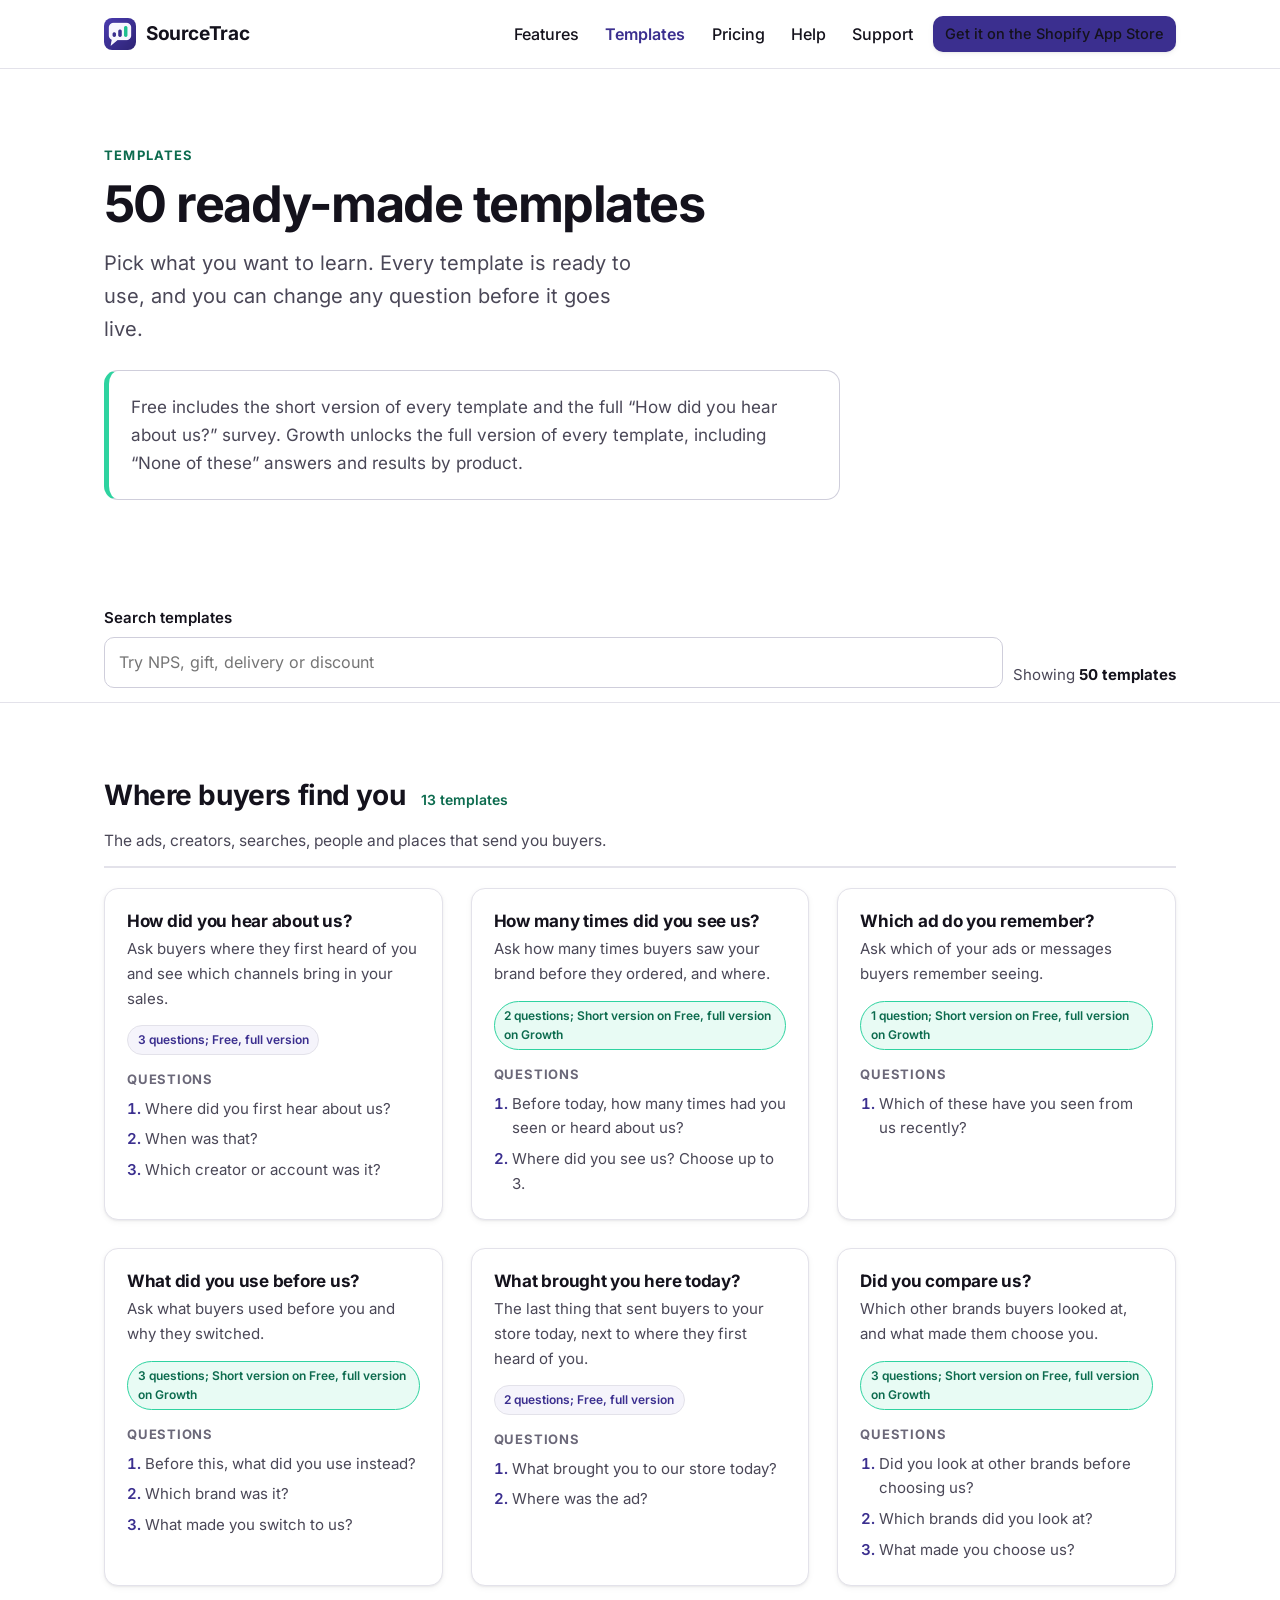
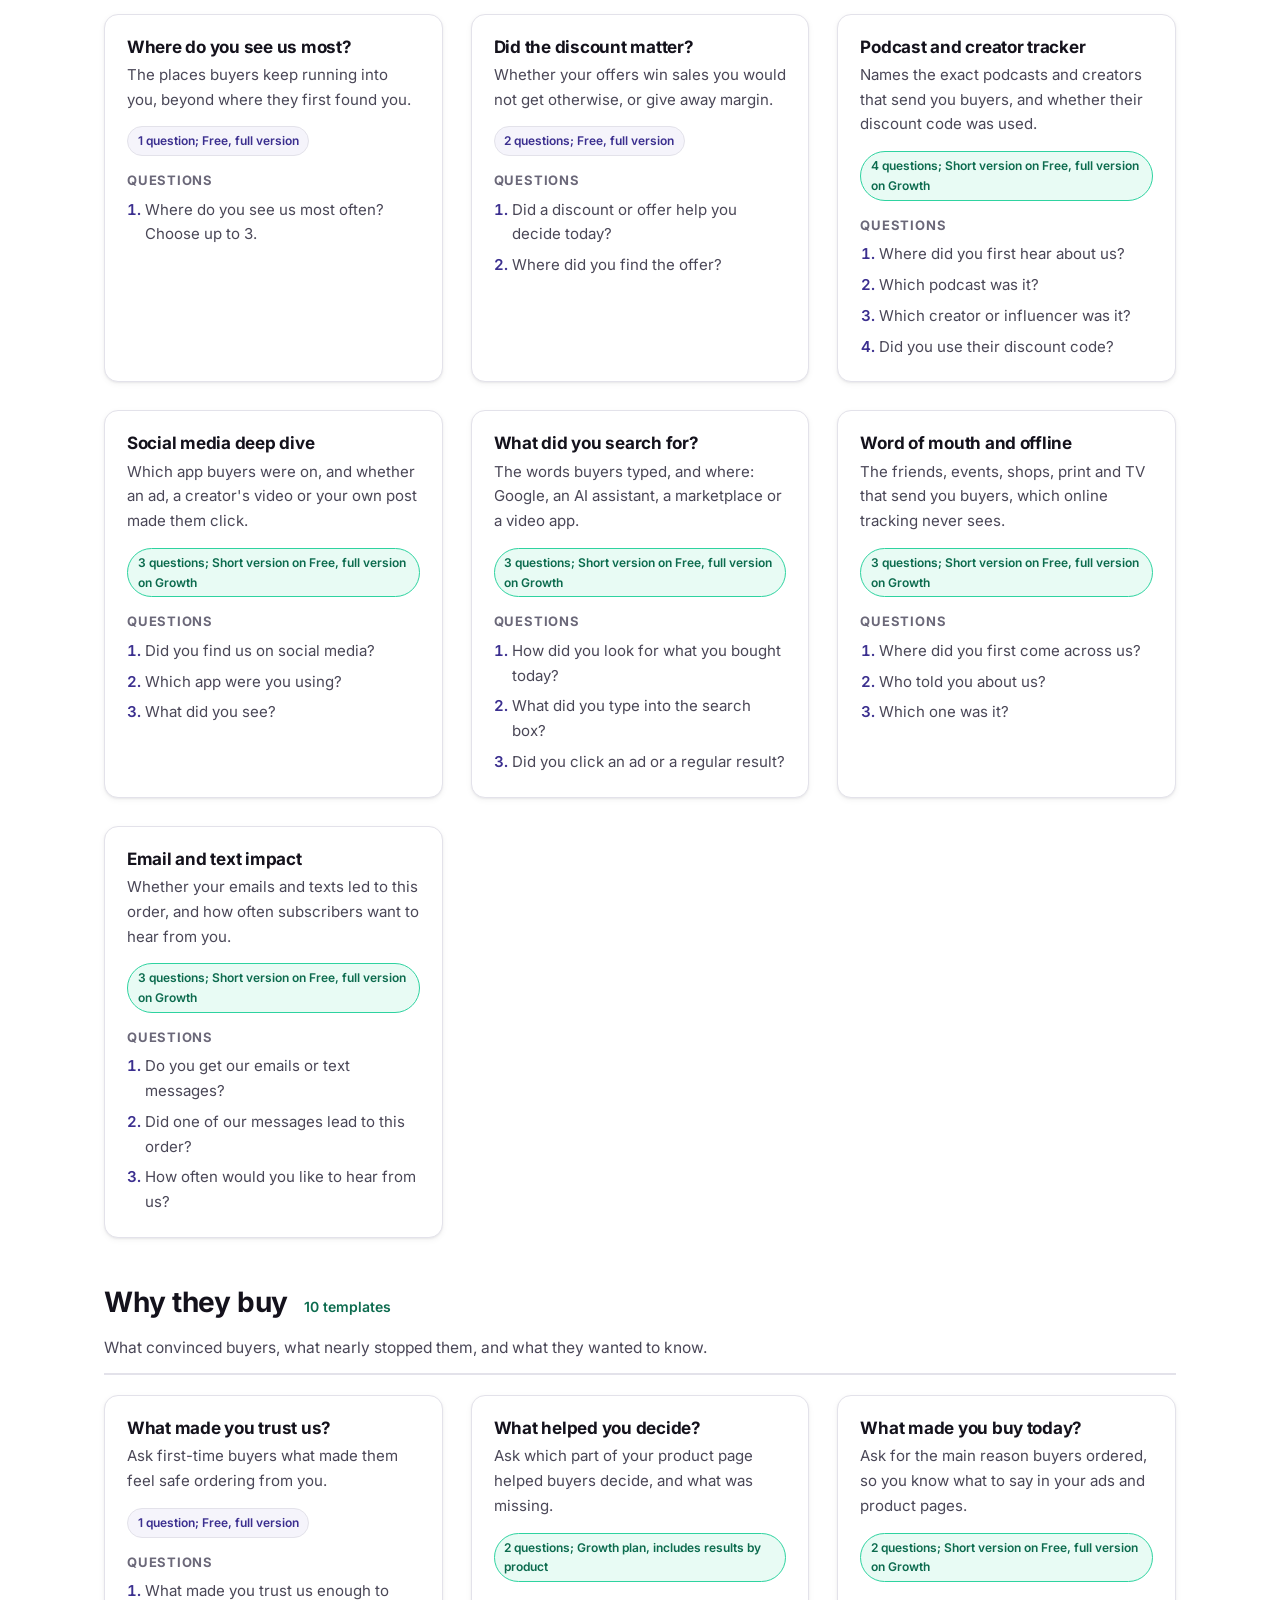
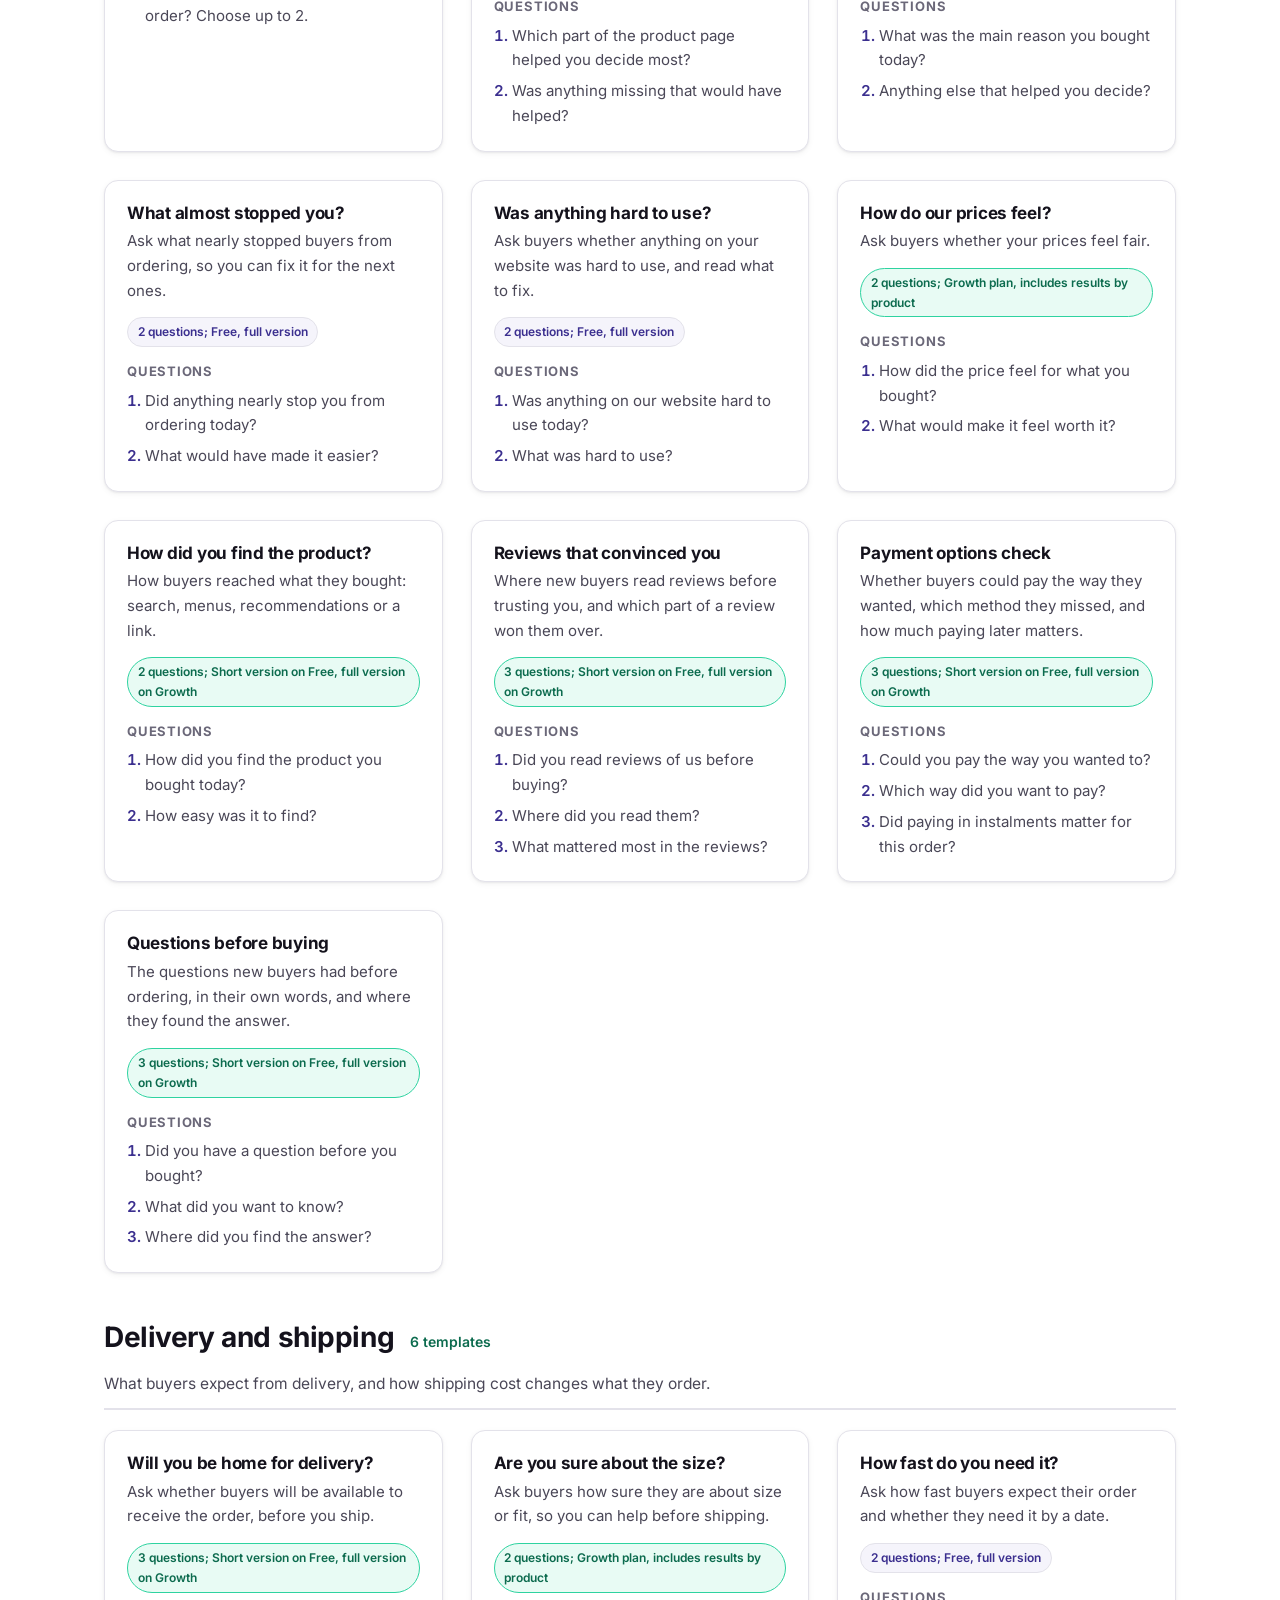
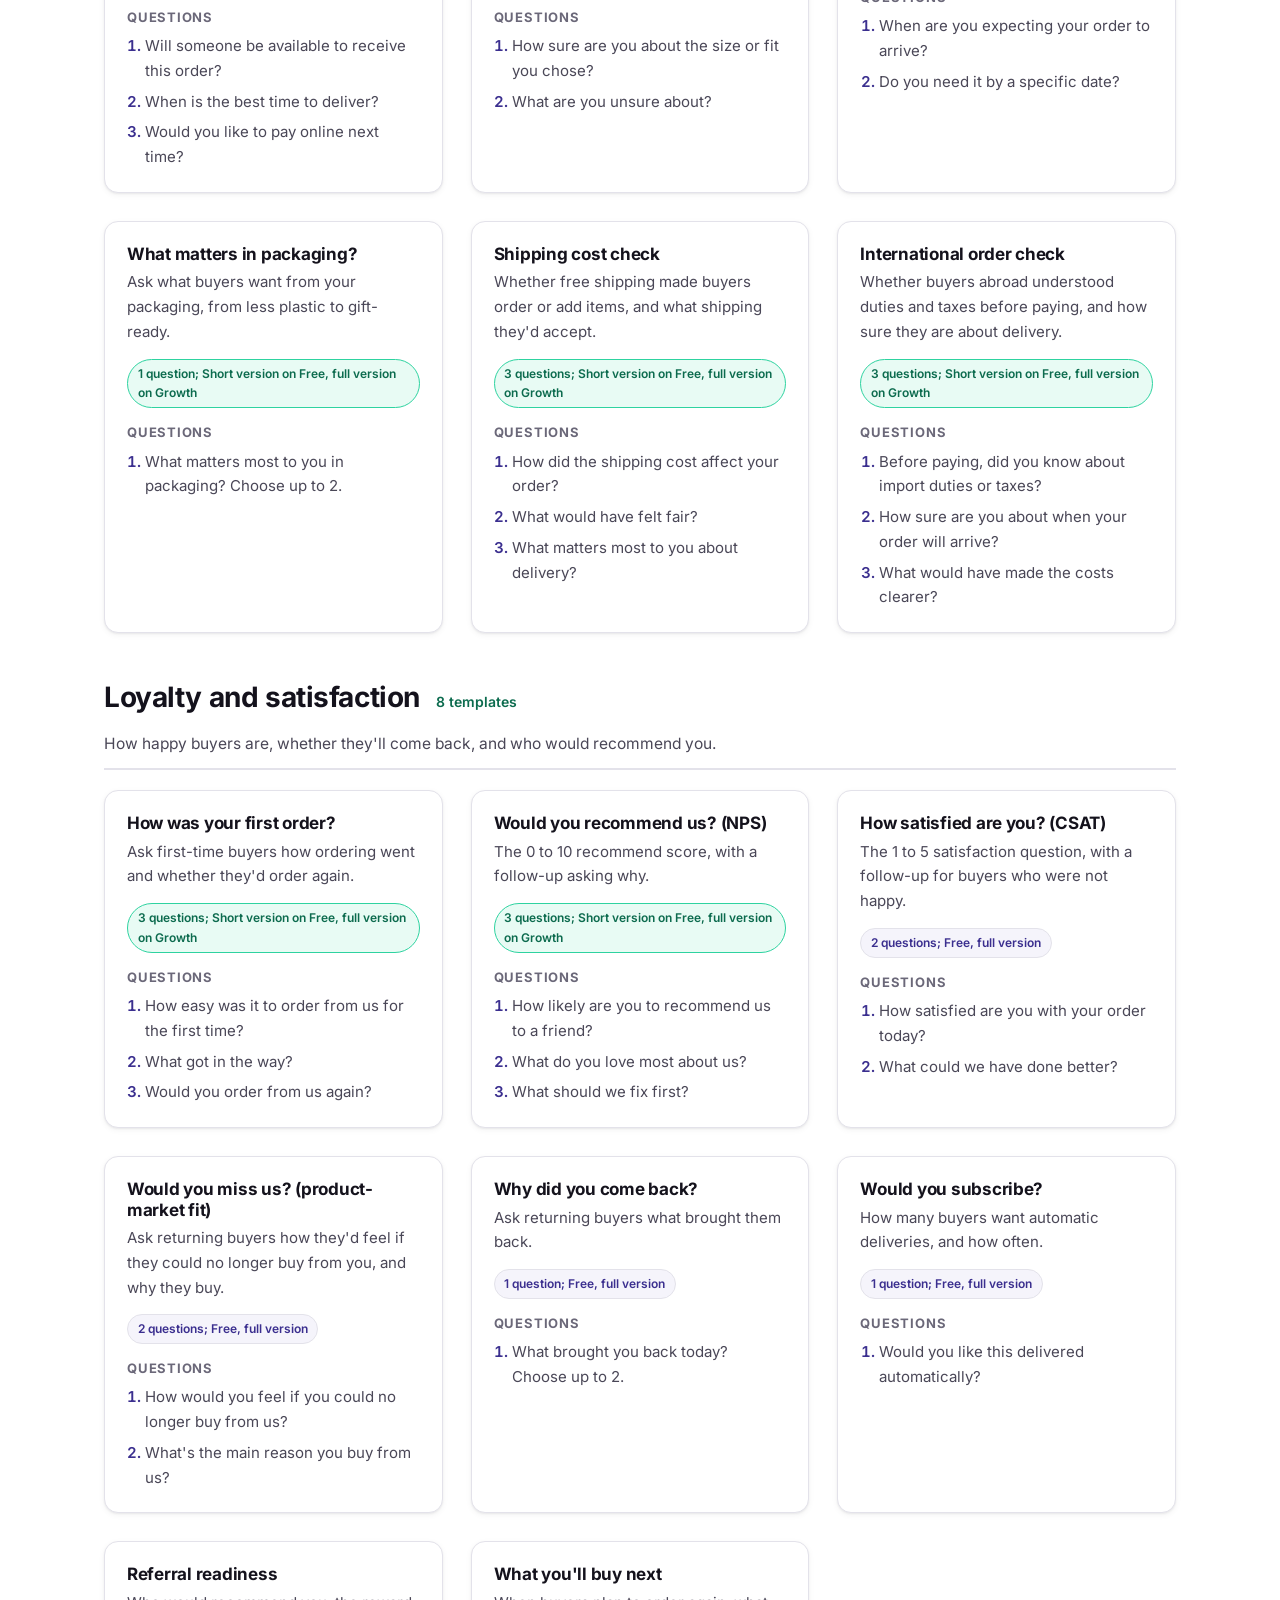
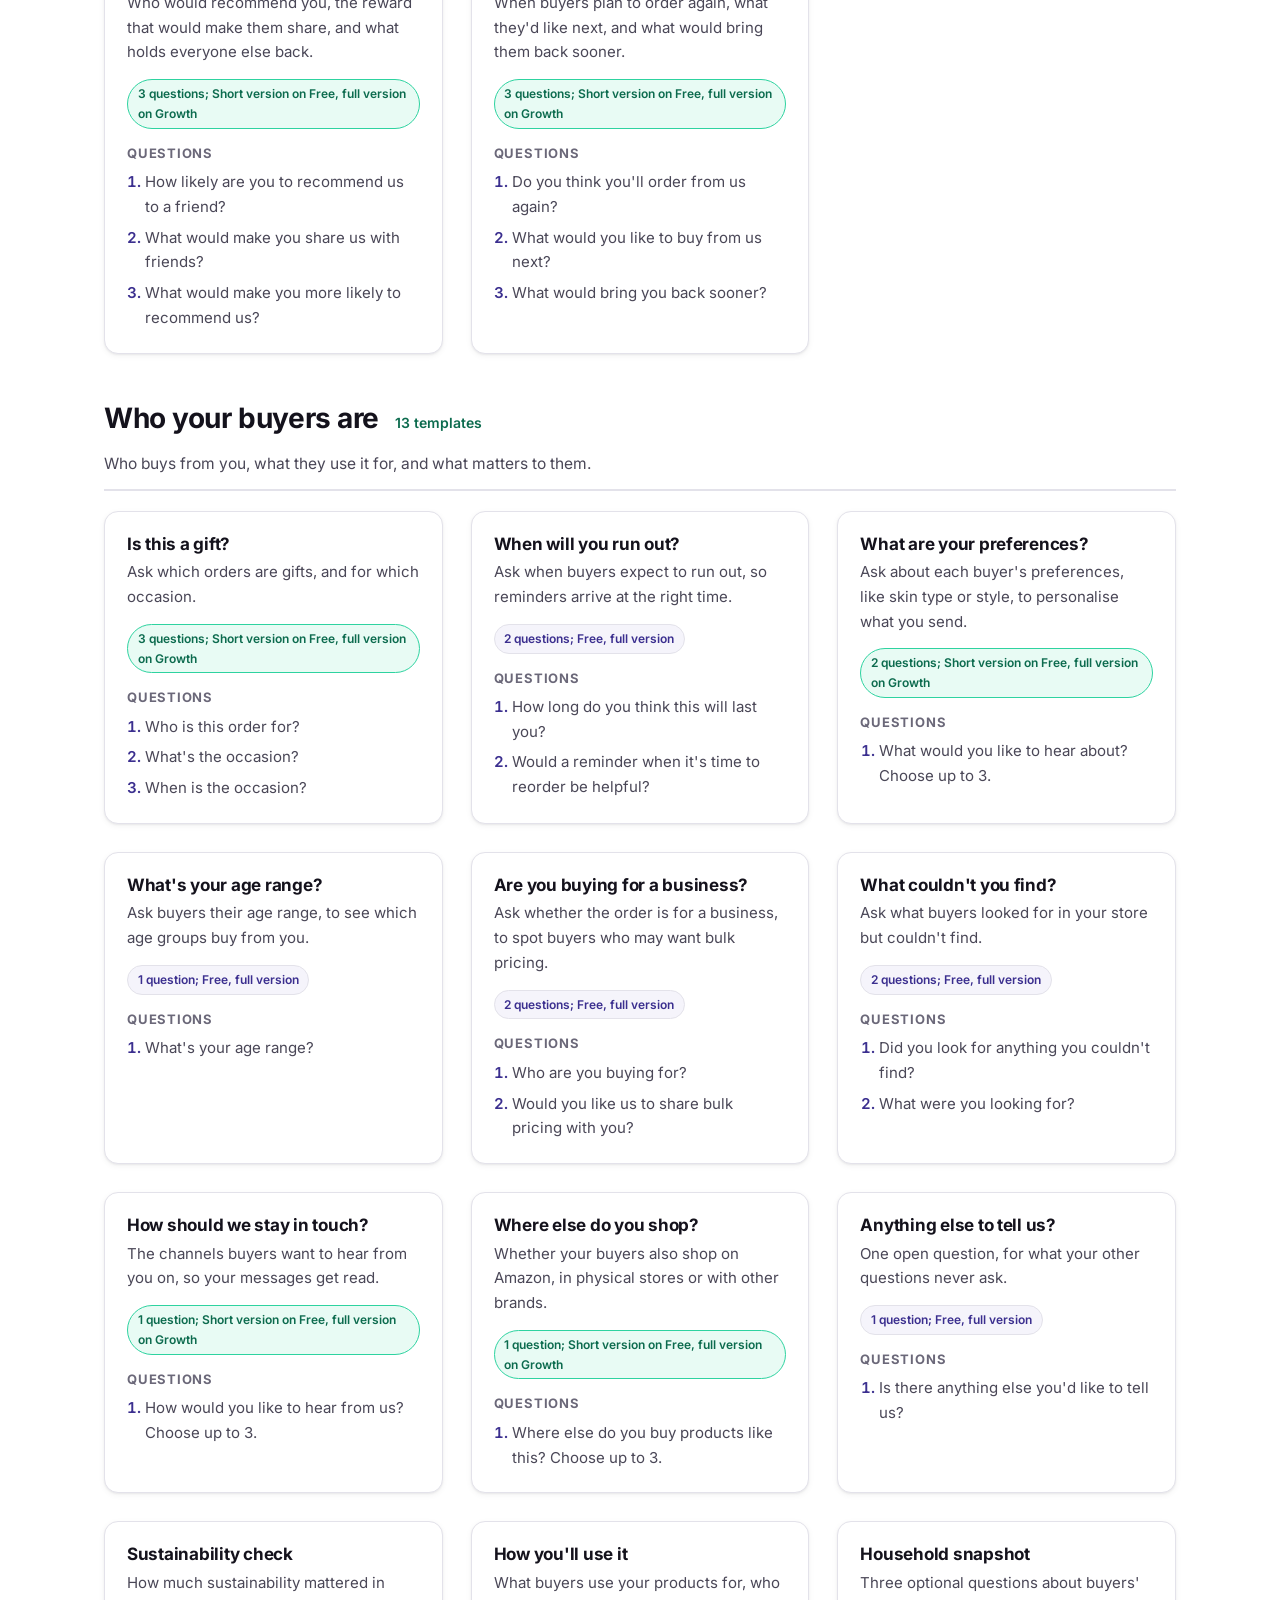
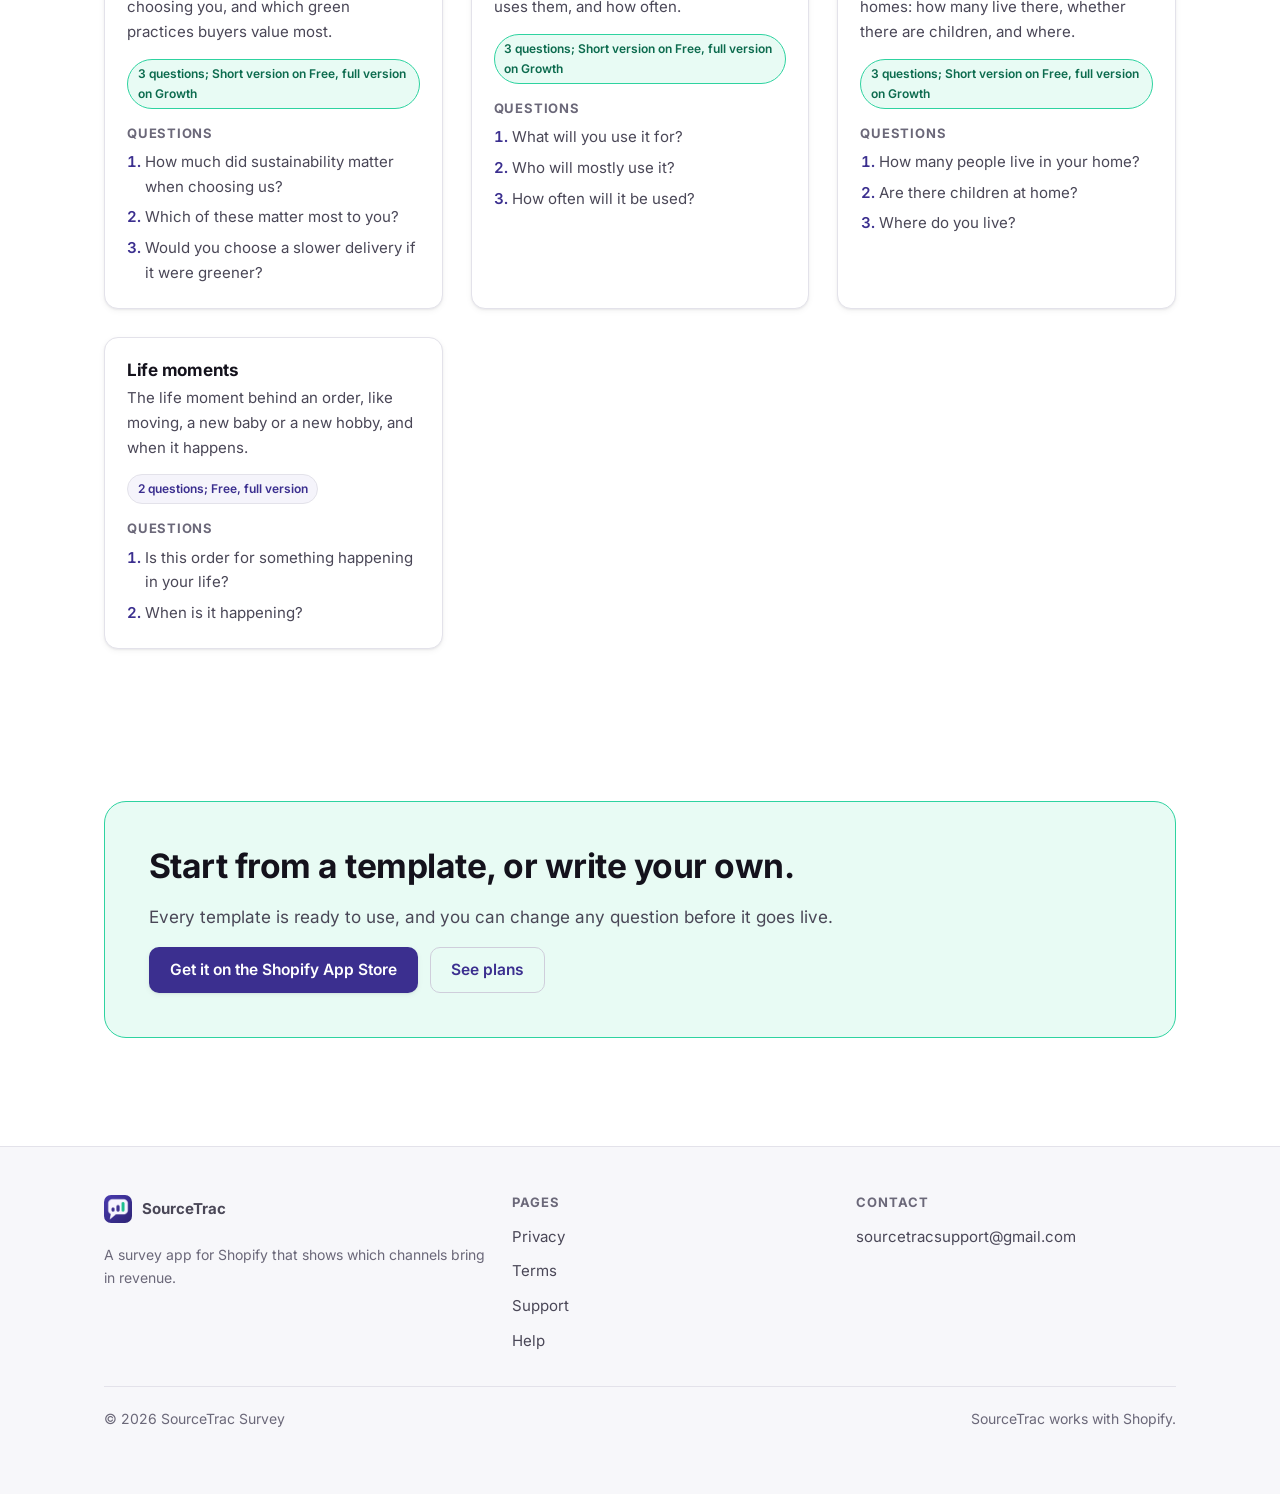
<file: templates/index.html>
<!DOCTYPE html>
<html lang="en">
<head>
<meta charset="utf-8">
<meta name="viewport" content="width=device-width, initial-scale=1">
<title>50 survey templates — SourceTrac</title>
<meta name="description" content="All 50 ready-made survey templates for Shopify, grouped by goal: where buyers find you, why they buy, delivery, loyalty and who your buyers are.">
<link rel="canonical" href="/templates">
<link rel="icon" type="image/png" sizes="32x32" href="/assets/favicon-32.png">
<link rel="icon" type="image/png" sizes="192x192" href="/assets/icon-192.png">
<link rel="apple-touch-icon" href="/assets/apple-touch-icon.png">
<meta name="theme-color" content="#3B2F8F">
<meta property="og:type" content="website">
<meta property="og:site_name" content="SourceTrac">
<meta property="og:title" content="50 survey templates — SourceTrac">
<meta property="og:description" content="All 50 ready-made survey templates for Shopify, grouped by goal: where buyers find you, why they buy, delivery, loyalty and who your buyers are.">
<meta property="og:image" content="/assets/icon-512.png">
<meta name="twitter:card" content="summary">
<link rel="stylesheet" href="/assets/styles.css">
</head>
<body>
<a class="skip" href="#main">Skip to main content</a>
<header class="site-header">
  <div class="wrap header-inner">
    <a class="brand" href="/">
      <img src="/assets/logo-64.png" width="32" height="32" alt="" decoding="async">
      <span>SourceTrac</span>
    </a>
    <button class="nav-toggle" type="button" aria-expanded="false" aria-controls="site-nav">
      Menu
    </button>
    <nav class="site-nav" id="site-nav" aria-label="Main">
      <ul>
        <li><a href="/features">Features</a></li>
        <li><a href="/templates" aria-current="page">Templates</a></li>
        <li><a href="/pricing">Pricing</a></li>
        <li><a href="/help">Help</a></li>
        <li><a href="/support">Support</a></li>
      </ul>
      <div class="nav-cta">
        <a class="btn btn--primary btn--sm" href="[APP STORE LISTING URL]">Get it on the Shopify App Store</a>
      </div>
    </nav>
  </div>
</header>
<main id="main">

<section class="section hero">
  <div class="wrap">
    <div class="section-head">
      <span class="eyebrow">Templates</span>
      <h1>50 ready-made templates</h1>
      <p class="lede">Pick what you want to learn. Every template is ready to use, and you can change any question before it goes live.</p>
      <div class="note-box" style="margin-top:1.25rem">
        <p>Free includes the short version of every template and the full “How did you hear about us?” survey. Growth unlocks the full version of every template, including “None of these” answers and results by product.</p>
      </div>
    </div>
  </div>
</section>

<div class="filter-bar">
  <div class="wrap filter-inner">
    <form role="search" action="/templates" method="get">
      <label class="filter-label" for="tpl-search">Search templates</label>
      <input type="search" id="tpl-search" name="q" placeholder="Try NPS, gift, delivery or discount" autocomplete="off">
    </form>
    <p class="filter-count" role="status" aria-live="polite">Showing <strong id="tpl-count">50 templates</strong></p>
  </div>
</div>

<section class="section section--tight">
  <div class="wrap">
    <section class="tpl-group" data-tpl-group id="find-you">
      <div class="tpl-group__head">
        <h2>Where buyers find you</h2>
        <span class="tpl-group__count" data-group-count>13 templates</span>
        <p class="tpl-group__desc">The ads, creators, searches, people and places that send you buyers.</p>
      </div>
      <div class="tpl-grid">
        <article class="tpl" data-tpl data-search="where buyers find you how did you hear about us? ask buyers where they first heard of you and see which channels bring in your sales. 3 questions; free, full version where did you first hear about us? when was that? which creator or account was it?">
          <h3>How did you hear about us?</h3>
          <p class="tpl__desc">Ask buyers where they first heard of you and see which channels bring in your sales.</p>
          <div class="tpl__meta"><span class="pill">3 questions; Free, full version</span></div>
          <p class="tpl__q-label">Questions</p>
          <ol>
            <li>Where did you first hear about us?</li>
            <li>When was that?</li>
            <li>Which creator or account was it?</li>
          </ol>
        </article>
        <article class="tpl" data-tpl data-search="where buyers find you how many times did you see us? ask how many times buyers saw your brand before they ordered, and where. 2 questions; short version on free, full version on growth before today, how many times had you seen or heard about us? where did you see us? choose up to 3.">
          <h3>How many times did you see us?</h3>
          <p class="tpl__desc">Ask how many times buyers saw your brand before they ordered, and where.</p>
          <div class="tpl__meta"><span class="pill pill--mint">2 questions; Short version on Free, full version on Growth</span></div>
          <p class="tpl__q-label">Questions</p>
          <ol>
            <li>Before today, how many times had you seen or heard about us?</li>
            <li>Where did you see us? Choose up to 3.</li>
          </ol>
        </article>
        <article class="tpl" data-tpl data-search="where buyers find you which ad do you remember? ask which of your ads or messages buyers remember seeing. 1 question; short version on free, full version on growth which of these have you seen from us recently?">
          <h3>Which ad do you remember?</h3>
          <p class="tpl__desc">Ask which of your ads or messages buyers remember seeing.</p>
          <div class="tpl__meta"><span class="pill pill--mint">1 question; Short version on Free, full version on Growth</span></div>
          <p class="tpl__q-label">Questions</p>
          <ol>
            <li>Which of these have you seen from us recently?</li>
          </ol>
        </article>
        <article class="tpl" data-tpl data-search="where buyers find you what did you use before us? ask what buyers used before you and why they switched. 3 questions; short version on free, full version on growth before this, what did you use instead? which brand was it? what made you switch to us?">
          <h3>What did you use before us?</h3>
          <p class="tpl__desc">Ask what buyers used before you and why they switched.</p>
          <div class="tpl__meta"><span class="pill pill--mint">3 questions; Short version on Free, full version on Growth</span></div>
          <p class="tpl__q-label">Questions</p>
          <ol>
            <li>Before this, what did you use instead?</li>
            <li>Which brand was it?</li>
            <li>What made you switch to us?</li>
          </ol>
        </article>
        <article class="tpl" data-tpl data-search="where buyers find you what brought you here today? the last thing that sent buyers to your store today, next to where they first heard of you. 2 questions; free, full version what brought you to our store today? where was the ad?">
          <h3>What brought you here today?</h3>
          <p class="tpl__desc">The last thing that sent buyers to your store today, next to where they first heard of you.</p>
          <div class="tpl__meta"><span class="pill">2 questions; Free, full version</span></div>
          <p class="tpl__q-label">Questions</p>
          <ol>
            <li>What brought you to our store today?</li>
            <li>Where was the ad?</li>
          </ol>
        </article>
        <article class="tpl" data-tpl data-search="where buyers find you did you compare us? which other brands buyers looked at, and what made them choose you. 3 questions; short version on free, full version on growth did you look at other brands before choosing us? which brands did you look at? what made you choose us?">
          <h3>Did you compare us?</h3>
          <p class="tpl__desc">Which other brands buyers looked at, and what made them choose you.</p>
          <div class="tpl__meta"><span class="pill pill--mint">3 questions; Short version on Free, full version on Growth</span></div>
          <p class="tpl__q-label">Questions</p>
          <ol>
            <li>Did you look at other brands before choosing us?</li>
            <li>Which brands did you look at?</li>
            <li>What made you choose us?</li>
          </ol>
        </article>
        <article class="tpl" data-tpl data-search="where buyers find you where do you see us most? the places buyers keep running into you, beyond where they first found you. 1 question; free, full version where do you see us most often? choose up to 3.">
          <h3>Where do you see us most?</h3>
          <p class="tpl__desc">The places buyers keep running into you, beyond where they first found you.</p>
          <div class="tpl__meta"><span class="pill">1 question; Free, full version</span></div>
          <p class="tpl__q-label">Questions</p>
          <ol>
            <li>Where do you see us most often? Choose up to 3.</li>
          </ol>
        </article>
        <article class="tpl" data-tpl data-search="where buyers find you did the discount matter? whether your offers win sales you would not get otherwise, or give away margin. 2 questions; free, full version did a discount or offer help you decide today? where did you find the offer?">
          <h3>Did the discount matter?</h3>
          <p class="tpl__desc">Whether your offers win sales you would not get otherwise, or give away margin.</p>
          <div class="tpl__meta"><span class="pill">2 questions; Free, full version</span></div>
          <p class="tpl__q-label">Questions</p>
          <ol>
            <li>Did a discount or offer help you decide today?</li>
            <li>Where did you find the offer?</li>
          </ol>
        </article>
        <article class="tpl" data-tpl data-search="where buyers find you podcast and creator tracker names the exact podcasts and creators that send you buyers, and whether their discount code was used. 4 questions; short version on free, full version on growth where did you first hear about us? which podcast was it? which creator or influencer was it? did you use their discount code?">
          <h3>Podcast and creator tracker</h3>
          <p class="tpl__desc">Names the exact podcasts and creators that send you buyers, and whether their discount code was used.</p>
          <div class="tpl__meta"><span class="pill pill--mint">4 questions; Short version on Free, full version on Growth</span></div>
          <p class="tpl__q-label">Questions</p>
          <ol>
            <li>Where did you first hear about us?</li>
            <li>Which podcast was it?</li>
            <li>Which creator or influencer was it?</li>
            <li>Did you use their discount code?</li>
          </ol>
        </article>
        <article class="tpl" data-tpl data-search="where buyers find you social media deep dive which app buyers were on, and whether an ad, a creator's video or your own post made them click. 3 questions; short version on free, full version on growth did you find us on social media? which app were you using? what did you see?">
          <h3>Social media deep dive</h3>
          <p class="tpl__desc">Which app buyers were on, and whether an ad, a creator's video or your own post made them click.</p>
          <div class="tpl__meta"><span class="pill pill--mint">3 questions; Short version on Free, full version on Growth</span></div>
          <p class="tpl__q-label">Questions</p>
          <ol>
            <li>Did you find us on social media?</li>
            <li>Which app were you using?</li>
            <li>What did you see?</li>
          </ol>
        </article>
        <article class="tpl" data-tpl data-search="where buyers find you what did you search for? the words buyers typed, and where: google, an ai assistant, a marketplace or a video app. 3 questions; short version on free, full version on growth how did you look for what you bought today? what did you type into the search box? did you click an ad or a regular result?">
          <h3>What did you search for?</h3>
          <p class="tpl__desc">The words buyers typed, and where: Google, an AI assistant, a marketplace or a video app.</p>
          <div class="tpl__meta"><span class="pill pill--mint">3 questions; Short version on Free, full version on Growth</span></div>
          <p class="tpl__q-label">Questions</p>
          <ol>
            <li>How did you look for what you bought today?</li>
            <li>What did you type into the search box?</li>
            <li>Did you click an ad or a regular result?</li>
          </ol>
        </article>
        <article class="tpl" data-tpl data-search="where buyers find you word of mouth and offline the friends, events, shops, print and tv that send you buyers, which online tracking never sees. 3 questions; short version on free, full version on growth where did you first come across us? who told you about us? which one was it?">
          <h3>Word of mouth and offline</h3>
          <p class="tpl__desc">The friends, events, shops, print and TV that send you buyers, which online tracking never sees.</p>
          <div class="tpl__meta"><span class="pill pill--mint">3 questions; Short version on Free, full version on Growth</span></div>
          <p class="tpl__q-label">Questions</p>
          <ol>
            <li>Where did you first come across us?</li>
            <li>Who told you about us?</li>
            <li>Which one was it?</li>
          </ol>
        </article>
        <article class="tpl" data-tpl data-search="where buyers find you email and text impact whether your emails and texts led to this order, and how often subscribers want to hear from you. 3 questions; short version on free, full version on growth do you get our emails or text messages? did one of our messages lead to this order? how often would you like to hear from us?">
          <h3>Email and text impact</h3>
          <p class="tpl__desc">Whether your emails and texts led to this order, and how often subscribers want to hear from you.</p>
          <div class="tpl__meta"><span class="pill pill--mint">3 questions; Short version on Free, full version on Growth</span></div>
          <p class="tpl__q-label">Questions</p>
          <ol>
            <li>Do you get our emails or text messages?</li>
            <li>Did one of our messages lead to this order?</li>
            <li>How often would you like to hear from us?</li>
          </ol>
        </article>
      </div>
    </section>
    <section class="tpl-group" data-tpl-group id="why-buy">
      <div class="tpl-group__head">
        <h2>Why they buy</h2>
        <span class="tpl-group__count" data-group-count>10 templates</span>
        <p class="tpl-group__desc">What convinced buyers, what nearly stopped them, and what they wanted to know.</p>
      </div>
      <div class="tpl-grid">
        <article class="tpl" data-tpl data-search="why they buy what made you trust us? ask first-time buyers what made them feel safe ordering from you. 1 question; free, full version what made you trust us enough to order? choose up to 2.">
          <h3>What made you trust us?</h3>
          <p class="tpl__desc">Ask first-time buyers what made them feel safe ordering from you.</p>
          <div class="tpl__meta"><span class="pill">1 question; Free, full version</span></div>
          <p class="tpl__q-label">Questions</p>
          <ol>
            <li>What made you trust us enough to order? Choose up to 2.</li>
          </ol>
        </article>
        <article class="tpl" data-tpl data-search="why they buy what helped you decide? ask which part of your product page helped buyers decide, and what was missing. 2 questions; growth plan, includes results by product which part of the product page helped you decide most? was anything missing that would have helped?">
          <h3>What helped you decide?</h3>
          <p class="tpl__desc">Ask which part of your product page helped buyers decide, and what was missing.</p>
          <div class="tpl__meta"><span class="pill pill--mint">2 questions; Growth plan, includes results by product</span></div>
          <p class="tpl__q-label">Questions</p>
          <ol>
            <li>Which part of the product page helped you decide most?</li>
            <li>Was anything missing that would have helped?</li>
          </ol>
        </article>
        <article class="tpl" data-tpl data-search="why they buy what made you buy today? ask for the main reason buyers ordered, so you know what to say in your ads and product pages. 2 questions; short version on free, full version on growth what was the main reason you bought today? anything else that helped you decide?">
          <h3>What made you buy today?</h3>
          <p class="tpl__desc">Ask for the main reason buyers ordered, so you know what to say in your ads and product pages.</p>
          <div class="tpl__meta"><span class="pill pill--mint">2 questions; Short version on Free, full version on Growth</span></div>
          <p class="tpl__q-label">Questions</p>
          <ol>
            <li>What was the main reason you bought today?</li>
            <li>Anything else that helped you decide?</li>
          </ol>
        </article>
        <article class="tpl" data-tpl data-search="why they buy what almost stopped you? ask what nearly stopped buyers from ordering, so you can fix it for the next ones. 2 questions; free, full version did anything nearly stop you from ordering today? what would have made it easier?">
          <h3>What almost stopped you?</h3>
          <p class="tpl__desc">Ask what nearly stopped buyers from ordering, so you can fix it for the next ones.</p>
          <div class="tpl__meta"><span class="pill">2 questions; Free, full version</span></div>
          <p class="tpl__q-label">Questions</p>
          <ol>
            <li>Did anything nearly stop you from ordering today?</li>
            <li>What would have made it easier?</li>
          </ol>
        </article>
        <article class="tpl" data-tpl data-search="why they buy was anything hard to use? ask buyers whether anything on your website was hard to use, and read what to fix. 2 questions; free, full version was anything on our website hard to use today? what was hard to use?">
          <h3>Was anything hard to use?</h3>
          <p class="tpl__desc">Ask buyers whether anything on your website was hard to use, and read what to fix.</p>
          <div class="tpl__meta"><span class="pill">2 questions; Free, full version</span></div>
          <p class="tpl__q-label">Questions</p>
          <ol>
            <li>Was anything on our website hard to use today?</li>
            <li>What was hard to use?</li>
          </ol>
        </article>
        <article class="tpl" data-tpl data-search="why they buy how do our prices feel? ask buyers whether your prices feel fair. 2 questions; growth plan, includes results by product how did the price feel for what you bought? what would make it feel worth it?">
          <h3>How do our prices feel?</h3>
          <p class="tpl__desc">Ask buyers whether your prices feel fair.</p>
          <div class="tpl__meta"><span class="pill pill--mint">2 questions; Growth plan, includes results by product</span></div>
          <p class="tpl__q-label">Questions</p>
          <ol>
            <li>How did the price feel for what you bought?</li>
            <li>What would make it feel worth it?</li>
          </ol>
        </article>
        <article class="tpl" data-tpl data-search="why they buy how did you find the product? how buyers reached what they bought: search, menus, recommendations or a link. 2 questions; short version on free, full version on growth how did you find the product you bought today? how easy was it to find?">
          <h3>How did you find the product?</h3>
          <p class="tpl__desc">How buyers reached what they bought: search, menus, recommendations or a link.</p>
          <div class="tpl__meta"><span class="pill pill--mint">2 questions; Short version on Free, full version on Growth</span></div>
          <p class="tpl__q-label">Questions</p>
          <ol>
            <li>How did you find the product you bought today?</li>
            <li>How easy was it to find?</li>
          </ol>
        </article>
        <article class="tpl" data-tpl data-search="why they buy reviews that convinced you where new buyers read reviews before trusting you, and which part of a review won them over. 3 questions; short version on free, full version on growth did you read reviews of us before buying? where did you read them? what mattered most in the reviews?">
          <h3>Reviews that convinced you</h3>
          <p class="tpl__desc">Where new buyers read reviews before trusting you, and which part of a review won them over.</p>
          <div class="tpl__meta"><span class="pill pill--mint">3 questions; Short version on Free, full version on Growth</span></div>
          <p class="tpl__q-label">Questions</p>
          <ol>
            <li>Did you read reviews of us before buying?</li>
            <li>Where did you read them?</li>
            <li>What mattered most in the reviews?</li>
          </ol>
        </article>
        <article class="tpl" data-tpl data-search="why they buy payment options check whether buyers could pay the way they wanted, which method they missed, and how much paying later matters. 3 questions; short version on free, full version on growth could you pay the way you wanted to? which way did you want to pay? did paying in instalments matter for this order?">
          <h3>Payment options check</h3>
          <p class="tpl__desc">Whether buyers could pay the way they wanted, which method they missed, and how much paying later matters.</p>
          <div class="tpl__meta"><span class="pill pill--mint">3 questions; Short version on Free, full version on Growth</span></div>
          <p class="tpl__q-label">Questions</p>
          <ol>
            <li>Could you pay the way you wanted to?</li>
            <li>Which way did you want to pay?</li>
            <li>Did paying in instalments matter for this order?</li>
          </ol>
        </article>
        <article class="tpl" data-tpl data-search="why they buy questions before buying the questions new buyers had before ordering, in their own words, and where they found the answer. 3 questions; short version on free, full version on growth did you have a question before you bought? what did you want to know? where did you find the answer?">
          <h3>Questions before buying</h3>
          <p class="tpl__desc">The questions new buyers had before ordering, in their own words, and where they found the answer.</p>
          <div class="tpl__meta"><span class="pill pill--mint">3 questions; Short version on Free, full version on Growth</span></div>
          <p class="tpl__q-label">Questions</p>
          <ol>
            <li>Did you have a question before you bought?</li>
            <li>What did you want to know?</li>
            <li>Where did you find the answer?</li>
          </ol>
        </article>
      </div>
    </section>
    <section class="tpl-group" data-tpl-group id="delivery">
      <div class="tpl-group__head">
        <h2>Delivery and shipping</h2>
        <span class="tpl-group__count" data-group-count>6 templates</span>
        <p class="tpl-group__desc">What buyers expect from delivery, and how shipping cost changes what they order.</p>
      </div>
      <div class="tpl-grid">
        <article class="tpl" data-tpl data-search="delivery and shipping will you be home for delivery? ask whether buyers will be available to receive the order, before you ship. 3 questions; short version on free, full version on growth will someone be available to receive this order? when is the best time to deliver? would you like to pay online next time?">
          <h3>Will you be home for delivery?</h3>
          <p class="tpl__desc">Ask whether buyers will be available to receive the order, before you ship.</p>
          <div class="tpl__meta"><span class="pill pill--mint">3 questions; Short version on Free, full version on Growth</span></div>
          <p class="tpl__q-label">Questions</p>
          <ol>
            <li>Will someone be available to receive this order?</li>
            <li>When is the best time to deliver?</li>
            <li>Would you like to pay online next time?</li>
          </ol>
        </article>
        <article class="tpl" data-tpl data-search="delivery and shipping are you sure about the size? ask buyers how sure they are about size or fit, so you can help before shipping. 2 questions; growth plan, includes results by product how sure are you about the size or fit you chose? what are you unsure about?">
          <h3>Are you sure about the size?</h3>
          <p class="tpl__desc">Ask buyers how sure they are about size or fit, so you can help before shipping.</p>
          <div class="tpl__meta"><span class="pill pill--mint">2 questions; Growth plan, includes results by product</span></div>
          <p class="tpl__q-label">Questions</p>
          <ol>
            <li>How sure are you about the size or fit you chose?</li>
            <li>What are you unsure about?</li>
          </ol>
        </article>
        <article class="tpl" data-tpl data-search="delivery and shipping how fast do you need it? ask how fast buyers expect their order and whether they need it by a date. 2 questions; free, full version when are you expecting your order to arrive? do you need it by a specific date?">
          <h3>How fast do you need it?</h3>
          <p class="tpl__desc">Ask how fast buyers expect their order and whether they need it by a date.</p>
          <div class="tpl__meta"><span class="pill">2 questions; Free, full version</span></div>
          <p class="tpl__q-label">Questions</p>
          <ol>
            <li>When are you expecting your order to arrive?</li>
            <li>Do you need it by a specific date?</li>
          </ol>
        </article>
        <article class="tpl" data-tpl data-search="delivery and shipping what matters in packaging? ask what buyers want from your packaging, from less plastic to gift-ready. 1 question; short version on free, full version on growth what matters most to you in packaging? choose up to 2.">
          <h3>What matters in packaging?</h3>
          <p class="tpl__desc">Ask what buyers want from your packaging, from less plastic to gift-ready.</p>
          <div class="tpl__meta"><span class="pill pill--mint">1 question; Short version on Free, full version on Growth</span></div>
          <p class="tpl__q-label">Questions</p>
          <ol>
            <li>What matters most to you in packaging? Choose up to 2.</li>
          </ol>
        </article>
        <article class="tpl" data-tpl data-search="delivery and shipping shipping cost check whether free shipping made buyers order or add items, and what shipping they'd accept. 3 questions; short version on free, full version on growth how did the shipping cost affect your order? what would have felt fair? what matters most to you about delivery?">
          <h3>Shipping cost check</h3>
          <p class="tpl__desc">Whether free shipping made buyers order or add items, and what shipping they'd accept.</p>
          <div class="tpl__meta"><span class="pill pill--mint">3 questions; Short version on Free, full version on Growth</span></div>
          <p class="tpl__q-label">Questions</p>
          <ol>
            <li>How did the shipping cost affect your order?</li>
            <li>What would have felt fair?</li>
            <li>What matters most to you about delivery?</li>
          </ol>
        </article>
        <article class="tpl" data-tpl data-search="delivery and shipping international order check whether buyers abroad understood duties and taxes before paying, and how sure they are about delivery. 3 questions; short version on free, full version on growth before paying, did you know about import duties or taxes? how sure are you about when your order will arrive? what would have made the costs clearer?">
          <h3>International order check</h3>
          <p class="tpl__desc">Whether buyers abroad understood duties and taxes before paying, and how sure they are about delivery.</p>
          <div class="tpl__meta"><span class="pill pill--mint">3 questions; Short version on Free, full version on Growth</span></div>
          <p class="tpl__q-label">Questions</p>
          <ol>
            <li>Before paying, did you know about import duties or taxes?</li>
            <li>How sure are you about when your order will arrive?</li>
            <li>What would have made the costs clearer?</li>
          </ol>
        </article>
      </div>
    </section>
    <section class="tpl-group" data-tpl-group id="loyalty">
      <div class="tpl-group__head">
        <h2>Loyalty and satisfaction</h2>
        <span class="tpl-group__count" data-group-count>8 templates</span>
        <p class="tpl-group__desc">How happy buyers are, whether they'll come back, and who would recommend you.</p>
      </div>
      <div class="tpl-grid">
        <article class="tpl" data-tpl data-search="loyalty and satisfaction how was your first order? ask first-time buyers how ordering went and whether they'd order again. 3 questions; short version on free, full version on growth how easy was it to order from us for the first time? what got in the way? would you order from us again?">
          <h3>How was your first order?</h3>
          <p class="tpl__desc">Ask first-time buyers how ordering went and whether they'd order again.</p>
          <div class="tpl__meta"><span class="pill pill--mint">3 questions; Short version on Free, full version on Growth</span></div>
          <p class="tpl__q-label">Questions</p>
          <ol>
            <li>How easy was it to order from us for the first time?</li>
            <li>What got in the way?</li>
            <li>Would you order from us again?</li>
          </ol>
        </article>
        <article class="tpl" data-tpl data-search="loyalty and satisfaction would you recommend us? (nps) the 0 to 10 recommend score, with a follow-up asking why. 3 questions; short version on free, full version on growth how likely are you to recommend us to a friend? what do you love most about us? what should we fix first?">
          <h3>Would you recommend us? (NPS)</h3>
          <p class="tpl__desc">The 0 to 10 recommend score, with a follow-up asking why.</p>
          <div class="tpl__meta"><span class="pill pill--mint">3 questions; Short version on Free, full version on Growth</span></div>
          <p class="tpl__q-label">Questions</p>
          <ol>
            <li>How likely are you to recommend us to a friend?</li>
            <li>What do you love most about us?</li>
            <li>What should we fix first?</li>
          </ol>
        </article>
        <article class="tpl" data-tpl data-search="loyalty and satisfaction how satisfied are you? (csat) the 1 to 5 satisfaction question, with a follow-up for buyers who were not happy. 2 questions; free, full version how satisfied are you with your order today? what could we have done better?">
          <h3>How satisfied are you? (CSAT)</h3>
          <p class="tpl__desc">The 1 to 5 satisfaction question, with a follow-up for buyers who were not happy.</p>
          <div class="tpl__meta"><span class="pill">2 questions; Free, full version</span></div>
          <p class="tpl__q-label">Questions</p>
          <ol>
            <li>How satisfied are you with your order today?</li>
            <li>What could we have done better?</li>
          </ol>
        </article>
        <article class="tpl" data-tpl data-search="loyalty and satisfaction would you miss us? (product-market fit) ask returning buyers how they'd feel if they could no longer buy from you, and why they buy. 2 questions; free, full version how would you feel if you could no longer buy from us? what's the main reason you buy from us?">
          <h3>Would you miss us? (product-market fit)</h3>
          <p class="tpl__desc">Ask returning buyers how they'd feel if they could no longer buy from you, and why they buy.</p>
          <div class="tpl__meta"><span class="pill">2 questions; Free, full version</span></div>
          <p class="tpl__q-label">Questions</p>
          <ol>
            <li>How would you feel if you could no longer buy from us?</li>
            <li>What's the main reason you buy from us?</li>
          </ol>
        </article>
        <article class="tpl" data-tpl data-search="loyalty and satisfaction why did you come back? ask returning buyers what brought them back. 1 question; free, full version what brought you back today? choose up to 2.">
          <h3>Why did you come back?</h3>
          <p class="tpl__desc">Ask returning buyers what brought them back.</p>
          <div class="tpl__meta"><span class="pill">1 question; Free, full version</span></div>
          <p class="tpl__q-label">Questions</p>
          <ol>
            <li>What brought you back today? Choose up to 2.</li>
          </ol>
        </article>
        <article class="tpl" data-tpl data-search="loyalty and satisfaction would you subscribe? how many buyers want automatic deliveries, and how often. 1 question; free, full version would you like this delivered automatically?">
          <h3>Would you subscribe?</h3>
          <p class="tpl__desc">How many buyers want automatic deliveries, and how often.</p>
          <div class="tpl__meta"><span class="pill">1 question; Free, full version</span></div>
          <p class="tpl__q-label">Questions</p>
          <ol>
            <li>Would you like this delivered automatically?</li>
          </ol>
        </article>
        <article class="tpl" data-tpl data-search="loyalty and satisfaction referral readiness who would recommend you, the reward that would make them share, and what holds everyone else back. 3 questions; short version on free, full version on growth how likely are you to recommend us to a friend? what would make you share us with friends? what would make you more likely to recommend us?">
          <h3>Referral readiness</h3>
          <p class="tpl__desc">Who would recommend you, the reward that would make them share, and what holds everyone else back.</p>
          <div class="tpl__meta"><span class="pill pill--mint">3 questions; Short version on Free, full version on Growth</span></div>
          <p class="tpl__q-label">Questions</p>
          <ol>
            <li>How likely are you to recommend us to a friend?</li>
            <li>What would make you share us with friends?</li>
            <li>What would make you more likely to recommend us?</li>
          </ol>
        </article>
        <article class="tpl" data-tpl data-search="loyalty and satisfaction what you'll buy next when buyers plan to order again, what they'd like next, and what would bring them back sooner. 3 questions; short version on free, full version on growth do you think you'll order from us again? what would you like to buy from us next? what would bring you back sooner?">
          <h3>What you'll buy next</h3>
          <p class="tpl__desc">When buyers plan to order again, what they'd like next, and what would bring them back sooner.</p>
          <div class="tpl__meta"><span class="pill pill--mint">3 questions; Short version on Free, full version on Growth</span></div>
          <p class="tpl__q-label">Questions</p>
          <ol>
            <li>Do you think you'll order from us again?</li>
            <li>What would you like to buy from us next?</li>
            <li>What would bring you back sooner?</li>
          </ol>
        </article>
      </div>
    </section>
    <section class="tpl-group" data-tpl-group id="who-buyers">
      <div class="tpl-group__head">
        <h2>Who your buyers are</h2>
        <span class="tpl-group__count" data-group-count>13 templates</span>
        <p class="tpl-group__desc">Who buys from you, what they use it for, and what matters to them.</p>
      </div>
      <div class="tpl-grid">
        <article class="tpl" data-tpl data-search="who your buyers are is this a gift? ask which orders are gifts, and for which occasion. 3 questions; short version on free, full version on growth who is this order for? what's the occasion? when is the occasion?">
          <h3>Is this a gift?</h3>
          <p class="tpl__desc">Ask which orders are gifts, and for which occasion.</p>
          <div class="tpl__meta"><span class="pill pill--mint">3 questions; Short version on Free, full version on Growth</span></div>
          <p class="tpl__q-label">Questions</p>
          <ol>
            <li>Who is this order for?</li>
            <li>What's the occasion?</li>
            <li>When is the occasion?</li>
          </ol>
        </article>
        <article class="tpl" data-tpl data-search="who your buyers are when will you run out? ask when buyers expect to run out, so reminders arrive at the right time. 2 questions; free, full version how long do you think this will last you? would a reminder when it's time to reorder be helpful?">
          <h3>When will you run out?</h3>
          <p class="tpl__desc">Ask when buyers expect to run out, so reminders arrive at the right time.</p>
          <div class="tpl__meta"><span class="pill">2 questions; Free, full version</span></div>
          <p class="tpl__q-label">Questions</p>
          <ol>
            <li>How long do you think this will last you?</li>
            <li>Would a reminder when it's time to reorder be helpful?</li>
          </ol>
        </article>
        <article class="tpl" data-tpl data-search="who your buyers are what are your preferences? ask about each buyer's preferences, like skin type or style, to personalise what you send. 2 questions; short version on free, full version on growth what would you like to hear about? choose up to 3.">
          <h3>What are your preferences?</h3>
          <p class="tpl__desc">Ask about each buyer's preferences, like skin type or style, to personalise what you send.</p>
          <div class="tpl__meta"><span class="pill pill--mint">2 questions; Short version on Free, full version on Growth</span></div>
          <p class="tpl__q-label">Questions</p>
          <ol>
            <li>What would you like to hear about? Choose up to 3.</li>
          </ol>
        </article>
        <article class="tpl" data-tpl data-search="who your buyers are what's your age range? ask buyers their age range, to see which age groups buy from you. 1 question; free, full version what's your age range?">
          <h3>What's your age range?</h3>
          <p class="tpl__desc">Ask buyers their age range, to see which age groups buy from you.</p>
          <div class="tpl__meta"><span class="pill">1 question; Free, full version</span></div>
          <p class="tpl__q-label">Questions</p>
          <ol>
            <li>What's your age range?</li>
          </ol>
        </article>
        <article class="tpl" data-tpl data-search="who your buyers are are you buying for a business? ask whether the order is for a business, to spot buyers who may want bulk pricing. 2 questions; free, full version who are you buying for? would you like us to share bulk pricing with you?">
          <h3>Are you buying for a business?</h3>
          <p class="tpl__desc">Ask whether the order is for a business, to spot buyers who may want bulk pricing.</p>
          <div class="tpl__meta"><span class="pill">2 questions; Free, full version</span></div>
          <p class="tpl__q-label">Questions</p>
          <ol>
            <li>Who are you buying for?</li>
            <li>Would you like us to share bulk pricing with you?</li>
          </ol>
        </article>
        <article class="tpl" data-tpl data-search="who your buyers are what couldn't you find? ask what buyers looked for in your store but couldn't find. 2 questions; free, full version did you look for anything you couldn't find? what were you looking for?">
          <h3>What couldn't you find?</h3>
          <p class="tpl__desc">Ask what buyers looked for in your store but couldn't find.</p>
          <div class="tpl__meta"><span class="pill">2 questions; Free, full version</span></div>
          <p class="tpl__q-label">Questions</p>
          <ol>
            <li>Did you look for anything you couldn't find?</li>
            <li>What were you looking for?</li>
          </ol>
        </article>
        <article class="tpl" data-tpl data-search="who your buyers are how should we stay in touch? the channels buyers want to hear from you on, so your messages get read. 1 question; short version on free, full version on growth how would you like to hear from us? choose up to 3.">
          <h3>How should we stay in touch?</h3>
          <p class="tpl__desc">The channels buyers want to hear from you on, so your messages get read.</p>
          <div class="tpl__meta"><span class="pill pill--mint">1 question; Short version on Free, full version on Growth</span></div>
          <p class="tpl__q-label">Questions</p>
          <ol>
            <li>How would you like to hear from us? Choose up to 3.</li>
          </ol>
        </article>
        <article class="tpl" data-tpl data-search="who your buyers are where else do you shop? whether your buyers also shop on amazon, in physical stores or with other brands. 1 question; short version on free, full version on growth where else do you buy products like this? choose up to 3.">
          <h3>Where else do you shop?</h3>
          <p class="tpl__desc">Whether your buyers also shop on Amazon, in physical stores or with other brands.</p>
          <div class="tpl__meta"><span class="pill pill--mint">1 question; Short version on Free, full version on Growth</span></div>
          <p class="tpl__q-label">Questions</p>
          <ol>
            <li>Where else do you buy products like this? Choose up to 3.</li>
          </ol>
        </article>
        <article class="tpl" data-tpl data-search="who your buyers are anything else to tell us? one open question, for what your other questions never ask. 1 question; free, full version is there anything else you'd like to tell us?">
          <h3>Anything else to tell us?</h3>
          <p class="tpl__desc">One open question, for what your other questions never ask.</p>
          <div class="tpl__meta"><span class="pill">1 question; Free, full version</span></div>
          <p class="tpl__q-label">Questions</p>
          <ol>
            <li>Is there anything else you'd like to tell us?</li>
          </ol>
        </article>
        <article class="tpl" data-tpl data-search="who your buyers are sustainability check how much sustainability mattered in choosing you, and which green practices buyers value most. 3 questions; short version on free, full version on growth how much did sustainability matter when choosing us? which of these matter most to you? would you choose a slower delivery if it were greener?">
          <h3>Sustainability check</h3>
          <p class="tpl__desc">How much sustainability mattered in choosing you, and which green practices buyers value most.</p>
          <div class="tpl__meta"><span class="pill pill--mint">3 questions; Short version on Free, full version on Growth</span></div>
          <p class="tpl__q-label">Questions</p>
          <ol>
            <li>How much did sustainability matter when choosing us?</li>
            <li>Which of these matter most to you?</li>
            <li>Would you choose a slower delivery if it were greener?</li>
          </ol>
        </article>
        <article class="tpl" data-tpl data-search="who your buyers are how you'll use it what buyers use your products for, who uses them, and how often. 3 questions; short version on free, full version on growth what will you use it for? who will mostly use it? how often will it be used?">
          <h3>How you'll use it</h3>
          <p class="tpl__desc">What buyers use your products for, who uses them, and how often.</p>
          <div class="tpl__meta"><span class="pill pill--mint">3 questions; Short version on Free, full version on Growth</span></div>
          <p class="tpl__q-label">Questions</p>
          <ol>
            <li>What will you use it for?</li>
            <li>Who will mostly use it?</li>
            <li>How often will it be used?</li>
          </ol>
        </article>
        <article class="tpl" data-tpl data-search="who your buyers are household snapshot three optional questions about buyers' homes: how many live there, whether there are children, and where. 3 questions; short version on free, full version on growth how many people live in your home? are there children at home? where do you live?">
          <h3>Household snapshot</h3>
          <p class="tpl__desc">Three optional questions about buyers' homes: how many live there, whether there are children, and where.</p>
          <div class="tpl__meta"><span class="pill pill--mint">3 questions; Short version on Free, full version on Growth</span></div>
          <p class="tpl__q-label">Questions</p>
          <ol>
            <li>How many people live in your home?</li>
            <li>Are there children at home?</li>
            <li>Where do you live?</li>
          </ol>
        </article>
        <article class="tpl" data-tpl data-search="who your buyers are life moments the life moment behind an order, like moving, a new baby or a new hobby, and when it happens. 2 questions; free, full version is this order for something happening in your life? when is it happening?">
          <h3>Life moments</h3>
          <p class="tpl__desc">The life moment behind an order, like moving, a new baby or a new hobby, and when it happens.</p>
          <div class="tpl__meta"><span class="pill">2 questions; Free, full version</span></div>
          <p class="tpl__q-label">Questions</p>
          <ol>
            <li>Is this order for something happening in your life?</li>
            <li>When is it happening?</li>
          </ol>
        </article>
      </div>
    </section>
    <p class="tpl-empty" id="tpl-empty">No templates match that search. Try another word, or start from scratch in the app.</p>
  </div>
</section>

<section class="section section--tight">
  <div class="wrap">
    <div class="band band--mint">
      <h2>Start from a template, or write your own.</h2>
      <p>Every template is ready to use, and you can change any question before it goes live.</p>
      <div class="btn-row">
        <a class="btn btn--primary " href="[APP STORE LISTING URL]">Get it on the Shopify App Store</a>
        <a class="btn btn--ghost" href="/pricing">See plans</a>
      </div>
    </div>
  </div>
</section>

</main>
<footer class="site-footer">
  <div class="wrap">
    <div class="footer-grid">
      <div>
        <a class="footer-brand" href="/">
          <img src="/assets/logo-64.png" width="28" height="28" alt="" loading="lazy" decoding="async">
          <span>SourceTrac</span>
        </a>
        <p class="footer-note">A survey app for Shopify that shows which channels bring in revenue.</p>
      </div>
      <div>
        <h2>Pages</h2>
        <ul>
          <li><a href="/privacy">Privacy</a></li>
          <li><a href="/terms">Terms</a></li>
          <li><a href="/support">Support</a></li>
          <li><a href="/help">Help</a></li>
        </ul>
      </div>
      <div>
        <h2>Contact</h2>
        <ul>
          <li><a href="mailto:sourcetracsupport@gmail.com">sourcetracsupport@gmail.com</a></li>
        </ul>
      </div>
    </div>
    <div class="footer-bottom">
      <p>&copy; 2026 SourceTrac Survey</p>
      <p>SourceTrac works with Shopify.</p>
    </div>
  </div>
</footer>
<script src="/assets/site.js" defer></script>
</body>
</html>
</file>
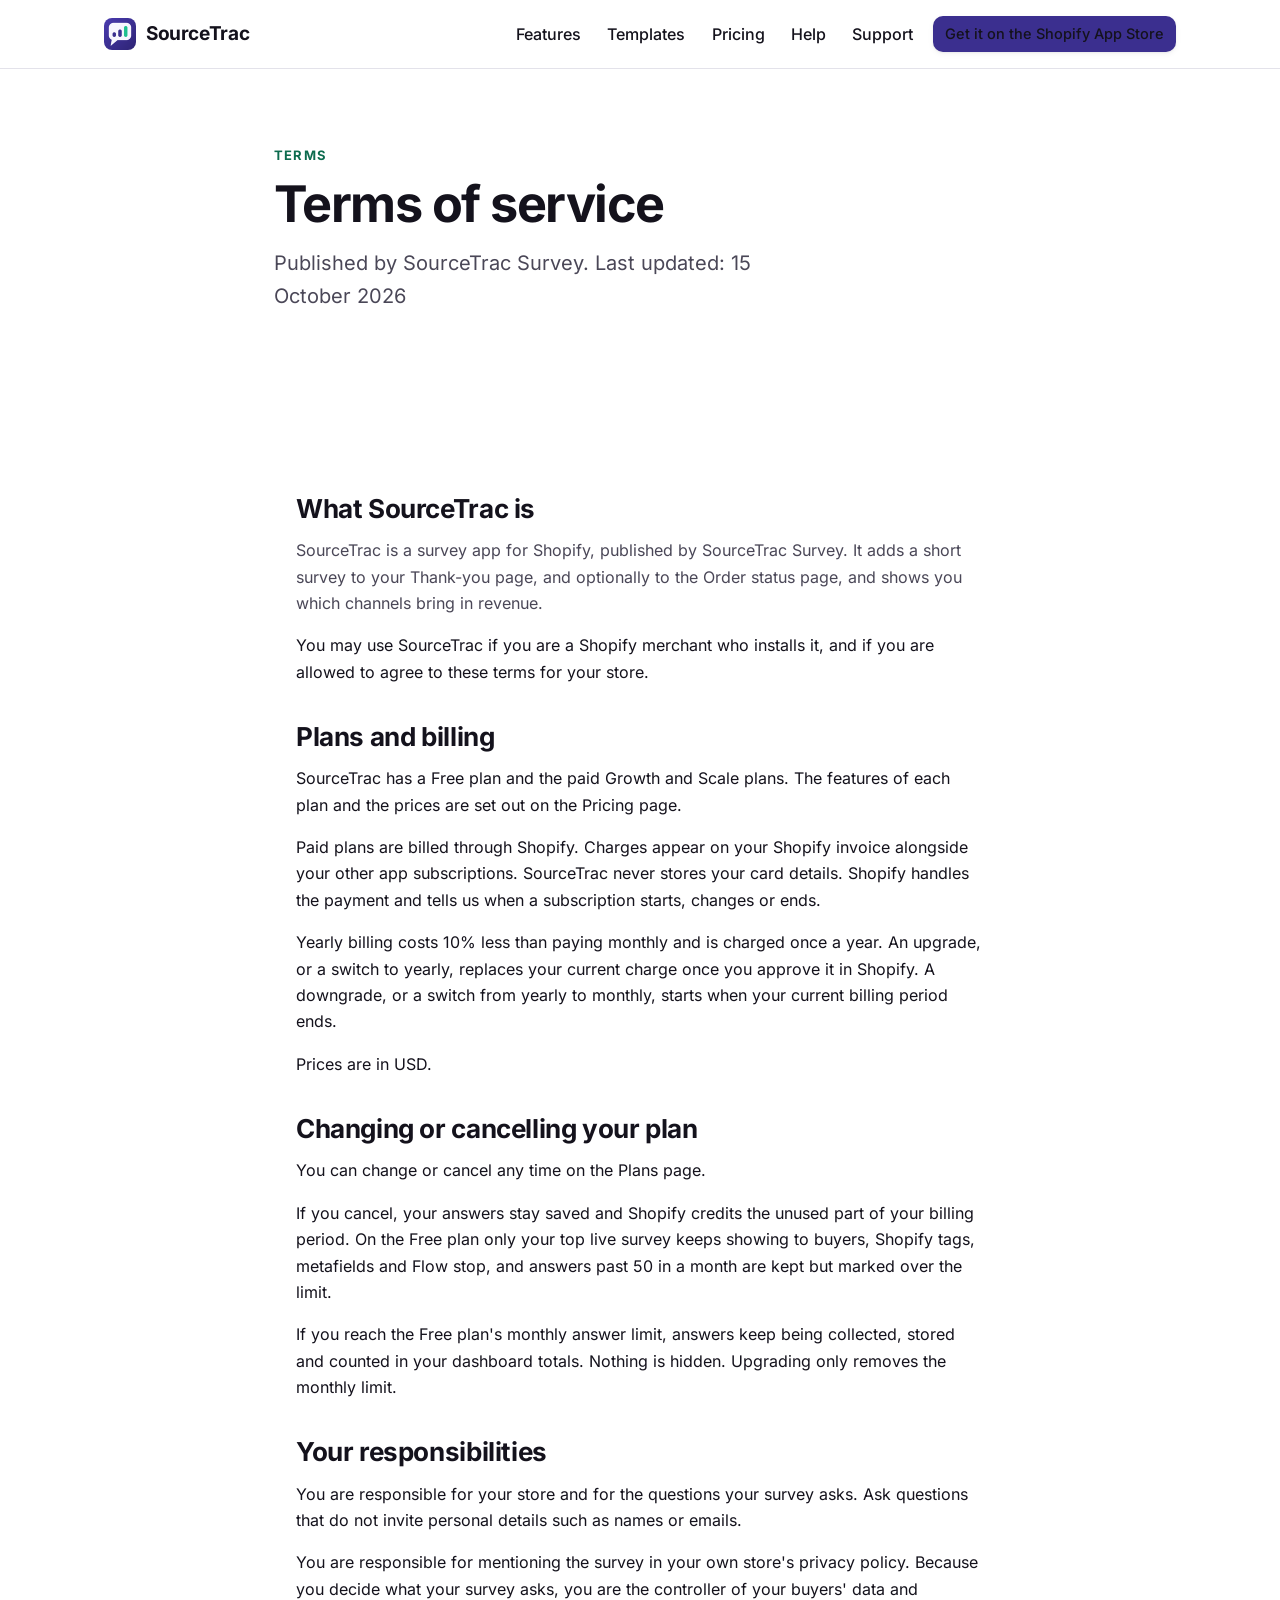
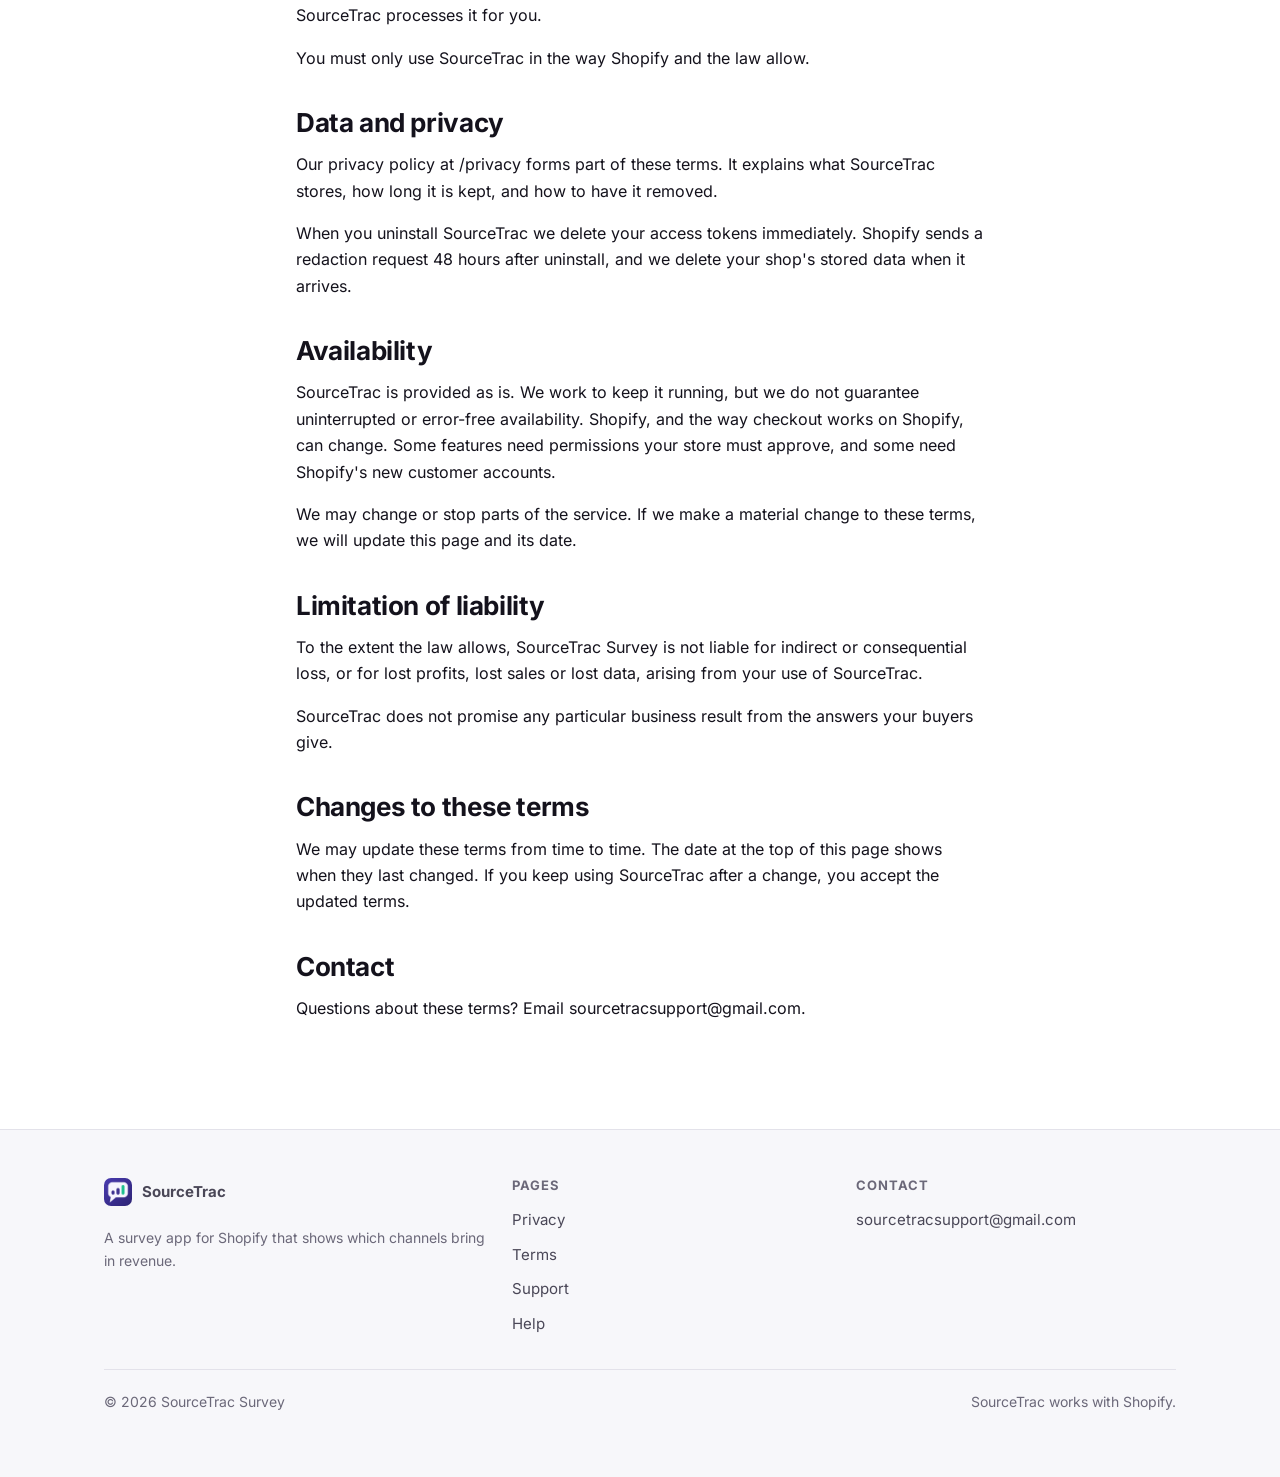
<file: terms/index.html>
<!DOCTYPE html>
<html lang="en">
<head>
<meta charset="utf-8">
<meta name="viewport" content="width=device-width, initial-scale=1">
<title>Terms of service — SourceTrac</title>
<meta name="description" content="The terms of service for SourceTrac, published by SourceTrac Survey.">
<link rel="canonical" href="/terms">
<link rel="icon" type="image/png" sizes="32x32" href="/assets/favicon-32.png">
<link rel="icon" type="image/png" sizes="192x192" href="/assets/icon-192.png">
<link rel="apple-touch-icon" href="/assets/apple-touch-icon.png">
<meta name="theme-color" content="#3B2F8F">
<meta property="og:type" content="website">
<meta property="og:site_name" content="SourceTrac">
<meta property="og:title" content="Terms of service — SourceTrac">
<meta property="og:description" content="The terms of service for SourceTrac, published by SourceTrac Survey.">
<meta property="og:image" content="/assets/icon-512.png">
<meta name="twitter:card" content="summary">
<link rel="stylesheet" href="/assets/styles.css">
</head>
<body>
<a class="skip" href="#main">Skip to main content</a>
<header class="site-header">
  <div class="wrap header-inner">
    <a class="brand" href="/">
      <img src="/assets/logo-64.png" width="32" height="32" alt="" decoding="async">
      <span>SourceTrac</span>
    </a>
    <button class="nav-toggle" type="button" aria-expanded="false" aria-controls="site-nav">
      Menu
    </button>
    <nav class="site-nav" id="site-nav" aria-label="Main">
      <ul>
        <li><a href="/features">Features</a></li>
        <li><a href="/templates">Templates</a></li>
        <li><a href="/pricing">Pricing</a></li>
        <li><a href="/help">Help</a></li>
        <li><a href="/support">Support</a></li>
      </ul>
      <div class="nav-cta">
        <a class="btn btn--primary btn--sm" href="[APP STORE LISTING URL]">Get it on the Shopify App Store</a>
      </div>
    </nav>
  </div>
</header>
<main id="main">

<section class="section hero">
  <div class="wrap wrap--narrow">
    <div class="section-head">
      <span class="eyebrow">Terms</span>
      <h1>Terms of service</h1>
      <p class="lede">Published by SourceTrac Survey. Last updated: 15 October 2026</p>
    </div>
  </div>
</section>

<section class="section section--tight">
  <div class="wrap wrap--narrow prose">
    <h2>What SourceTrac is</h2>
      <p>SourceTrac is a survey app for Shopify, published by SourceTrac Survey. It adds a short survey to your Thank-you page, and optionally to the Order status page, and shows you which channels bring in revenue.</p>
      <p>You may use SourceTrac if you are a Shopify merchant who installs it, and if you are allowed to agree to these terms for your store.</p>

    <h2>Plans and billing</h2>
      <p>SourceTrac has a Free plan and the paid Growth and Scale plans. The features of each plan and the prices are set out on the Pricing page.</p>
      <p>Paid plans are billed through Shopify. Charges appear on your Shopify invoice alongside your other app subscriptions. SourceTrac never stores your card details. Shopify handles the payment and tells us when a subscription starts, changes or ends.</p>
      <p>Yearly billing costs 10% less than paying monthly and is charged once a year. An upgrade, or a switch to yearly, replaces your current charge once you approve it in Shopify. A downgrade, or a switch from yearly to monthly, starts when your current billing period ends.</p>
      <p>Prices are in USD.</p>

    <h2>Changing or cancelling your plan</h2>
      <p>You can change or cancel any time on the Plans page.</p>
      <p>If you cancel, your answers stay saved and Shopify credits the unused part of your billing period. On the Free plan only your top live survey keeps showing to buyers, Shopify tags, metafields and Flow stop, and answers past 50 in a month are kept but marked over the limit.</p>
      <p>If you reach the Free plan's monthly answer limit, answers keep being collected, stored and counted in your dashboard totals. Nothing is hidden. Upgrading only removes the monthly limit.</p>

    <h2>Your responsibilities</h2>
      <p>You are responsible for your store and for the questions your survey asks. Ask questions that do not invite personal details such as names or emails.</p>
      <p>You are responsible for mentioning the survey in your own store's privacy policy. Because you decide what your survey asks, you are the controller of your buyers' data and SourceTrac processes it for you.</p>
      <p>You must only use SourceTrac in the way Shopify and the law allow.</p>

    <h2>Data and privacy</h2>
      <p>Our privacy policy at /privacy forms part of these terms. It explains what SourceTrac stores, how long it is kept, and how to have it removed.</p>
      <p>When you uninstall SourceTrac we delete your access tokens immediately. Shopify sends a redaction request 48 hours after uninstall, and we delete your shop's stored data when it arrives.</p>

    <h2>Availability</h2>
      <p>SourceTrac is provided as is. We work to keep it running, but we do not guarantee uninterrupted or error-free availability. Shopify, and the way checkout works on Shopify, can change. Some features need permissions your store must approve, and some need Shopify's new customer accounts.</p>
      <p>We may change or stop parts of the service. If we make a material change to these terms, we will update this page and its date.</p>

    <h2>Limitation of liability</h2>
      <p>To the extent the law allows, SourceTrac Survey is not liable for indirect or consequential loss, or for lost profits, lost sales or lost data, arising from your use of SourceTrac.</p>
      <p>SourceTrac does not promise any particular business result from the answers your buyers give.</p>

    <h2>Changes to these terms</h2>
      <p>We may update these terms from time to time. The date at the top of this page shows when they last changed. If you keep using SourceTrac after a change, you accept the updated terms.</p>

    <h2>Contact</h2>
      <p>Questions about these terms? Email sourcetracsupport@gmail.com.</p>
  </div>
</section>

</main>
<footer class="site-footer">
  <div class="wrap">
    <div class="footer-grid">
      <div>
        <a class="footer-brand" href="/">
          <img src="/assets/logo-64.png" width="28" height="28" alt="" loading="lazy" decoding="async">
          <span>SourceTrac</span>
        </a>
        <p class="footer-note">A survey app for Shopify that shows which channels bring in revenue.</p>
      </div>
      <div>
        <h2>Pages</h2>
        <ul>
          <li><a href="/privacy">Privacy</a></li>
          <li><a href="/terms">Terms</a></li>
          <li><a href="/support">Support</a></li>
          <li><a href="/help">Help</a></li>
        </ul>
      </div>
      <div>
        <h2>Contact</h2>
        <ul>
          <li><a href="mailto:sourcetracsupport@gmail.com">sourcetracsupport@gmail.com</a></li>
        </ul>
      </div>
    </div>
    <div class="footer-bottom">
      <p>&copy; 2026 SourceTrac Survey</p>
      <p>SourceTrac works with Shopify.</p>
    </div>
  </div>
</footer>
<script src="/assets/site.js" defer></script>
</body>
</html>
</file>
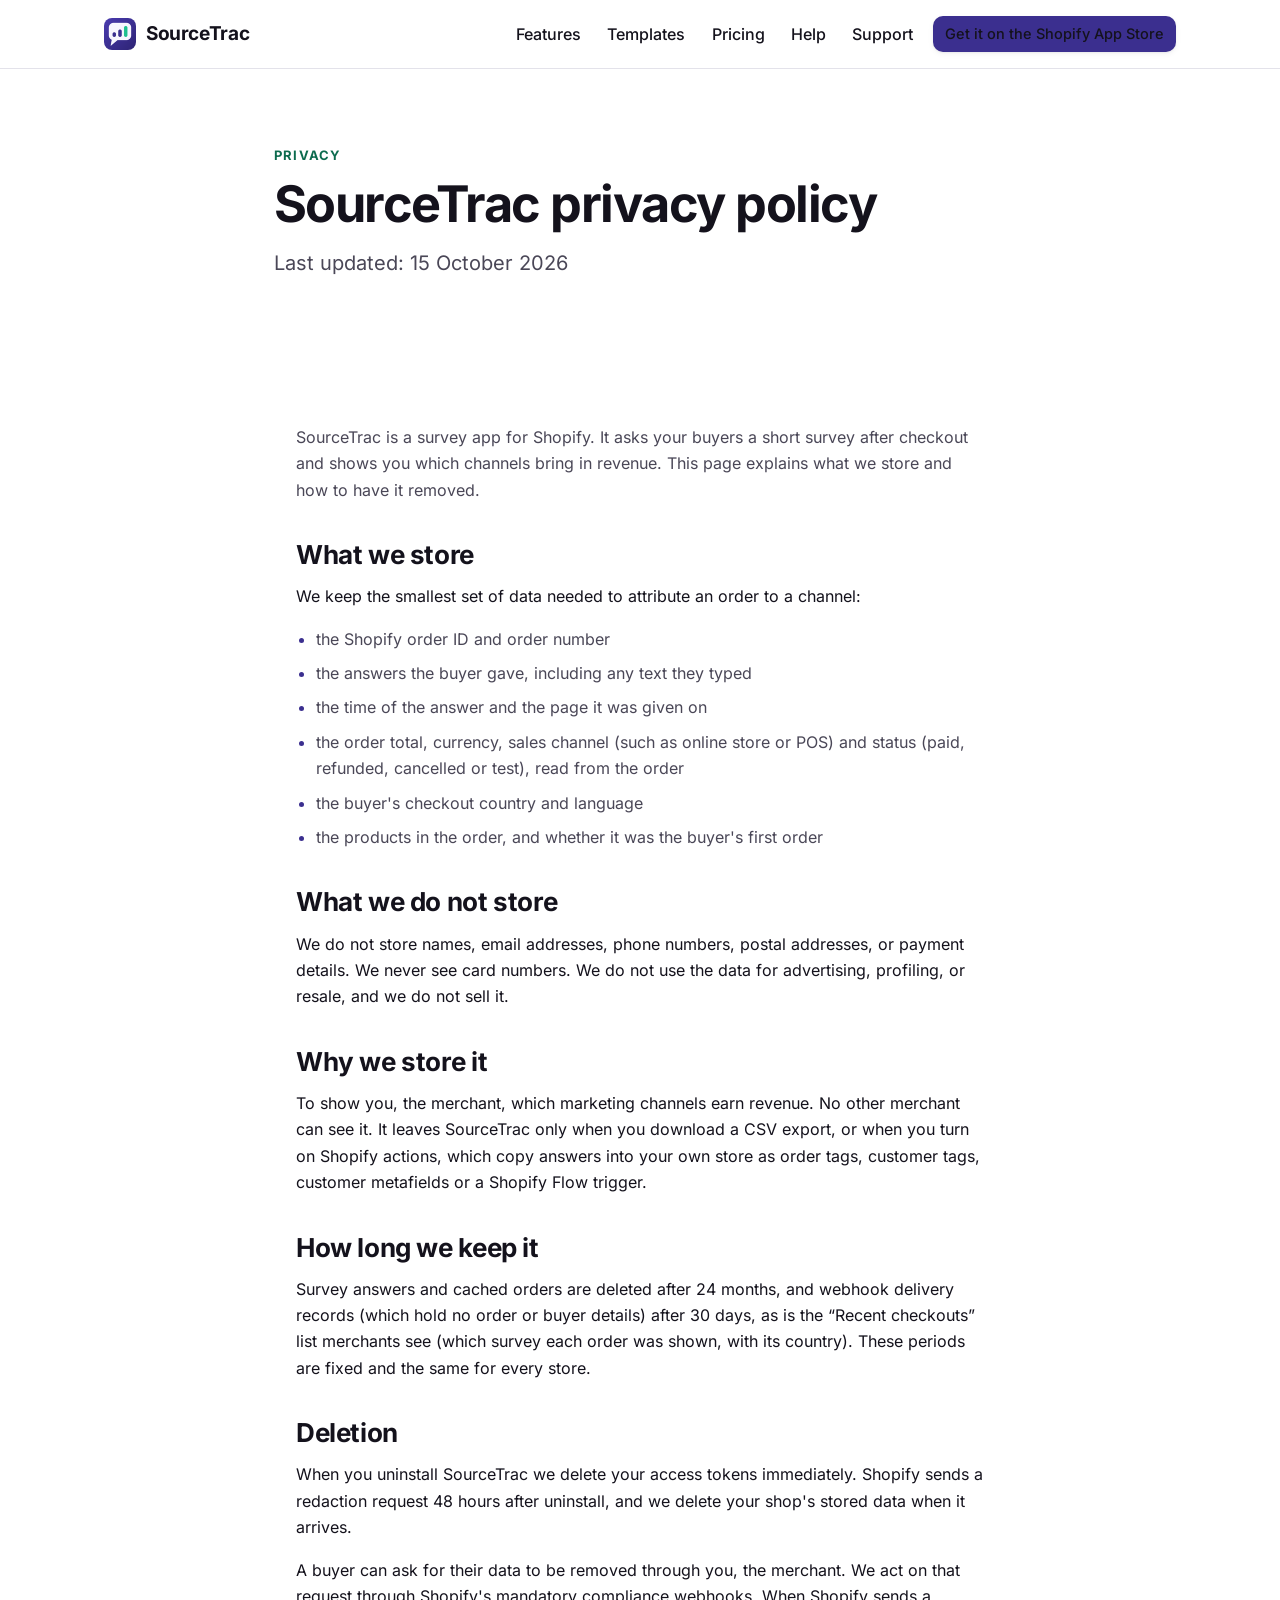
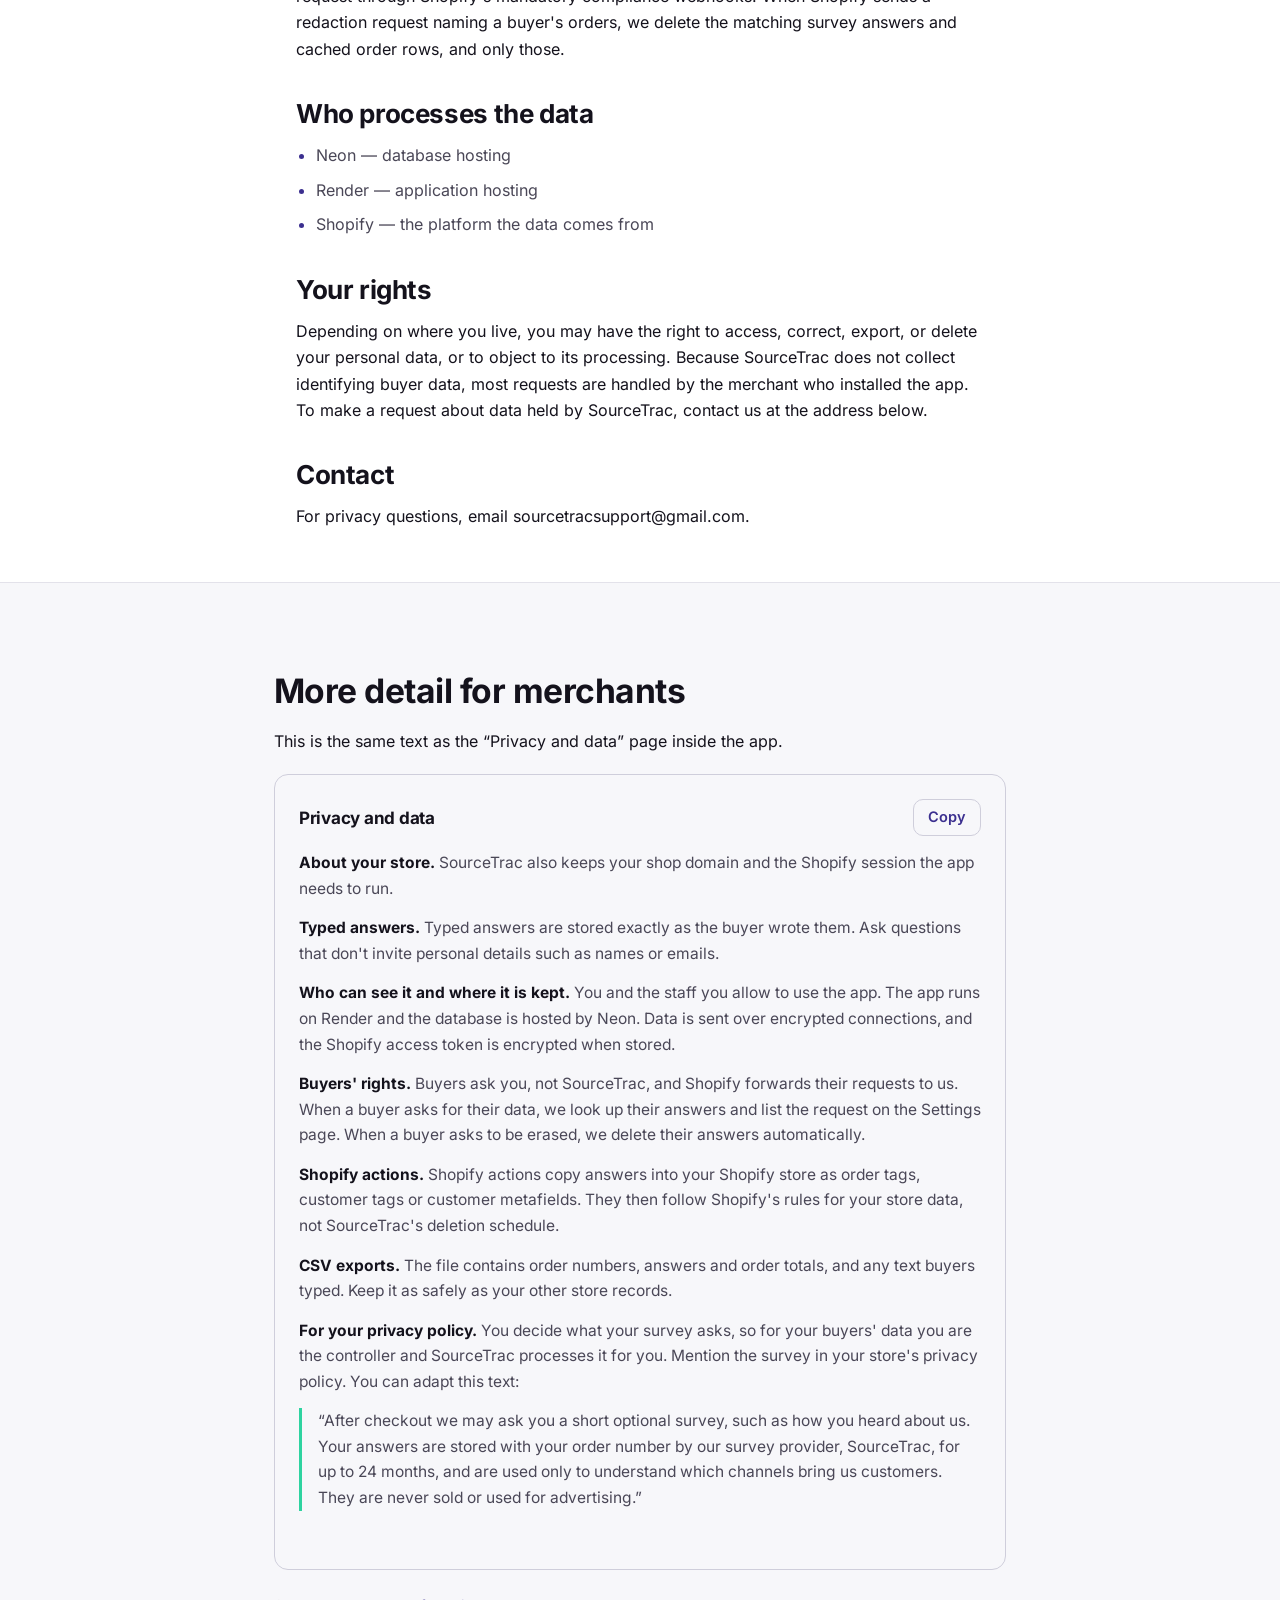
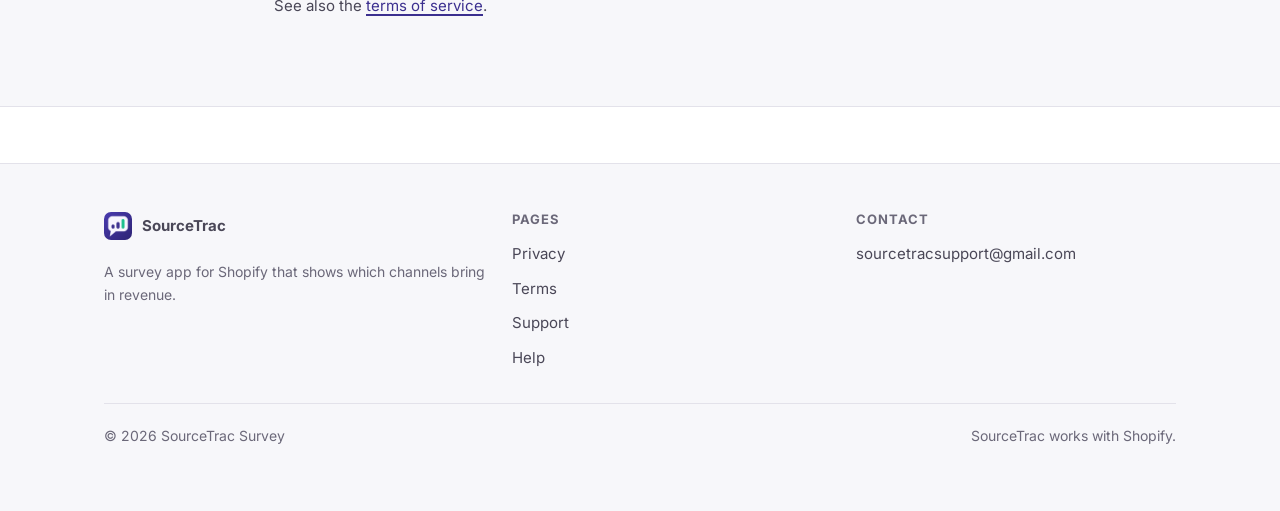
<file: sourcetrac/privacy/index.html>
<!DOCTYPE html>
<html lang="en">
<head>
<meta charset="utf-8">
<title>Privacy policy — Kora Studio</title>
<meta name="description" content="How Kora Studio and SourceTrac handle merchant and buyer data. This page points to the Kora Studio privacy policy.">
<meta http-equiv="refresh" content="0; url=/privacy/">
<link rel="canonical" href="/privacy">
<meta name="robots" content="noindex">
<link rel="stylesheet" href="/assets/styles.css">
</head>
<body>
<main id="main" class="wrap section">
  <h1>Privacy policy</h1>
  <p>This page has moved. If you are not taken there automatically, <a href="/privacy/">open the privacy policy</a>.</p>
</main>
<script>location.replace("/privacy/");</script>
</body>
</html>
</file>
<file: assets/styles.css>
/* SourceTrac Survey — site styles.
   Brand: deep indigo #3B2F8F, mint #2ED3A0, white, near-black text. */

@font-face {
  font-family: "Inter";
  font-style: normal;
  font-weight: 400;
  font-display: swap;
  src: url("fonts/inter-latin-400-normal.woff2") format("woff2");
  unicode-range: U+0000-00FF, U+0131, U+0152-0153, U+02BB-02BC, U+02C6, U+02DA, U+02DC, U+0304, U+0308, U+0329, U+2000-206F, U+20AC, U+2122, U+2191, U+2193, U+2212, U+2215, U+FEFF, U+FFFD;
}
@font-face {
  font-family: "Inter";
  font-style: normal;
  font-weight: 400;
  font-display: swap;
  src: url("fonts/inter-latin-ext-400-normal.woff2") format("woff2");
  unicode-range: U+0100-02BA, U+02BD-02C5, U+02C7-02CC, U+02CE-02D7, U+02DD-02FF, U+0304, U+0308, U+0329, U+1D00-1DBF, U+1E00-1E9F, U+1EF2-1EFF, U+2020, U+20A0-20AB, U+20AD-20C0, U+2113, U+2C60-2C7F, U+A720-A7FF;
}
@font-face {
  font-family: "Inter";
  font-style: normal;
  font-weight: 500;
  font-display: swap;
  src: url("fonts/inter-latin-500-normal.woff2") format("woff2");
  unicode-range: U+0000-00FF, U+0131, U+0152-0153, U+02BB-02BC, U+02C6, U+02DA, U+02DC, U+0304, U+0308, U+0329, U+2000-206F, U+20AC, U+2122, U+2191, U+2193, U+2212, U+2215, U+FEFF, U+FFFD;
}
@font-face {
  font-family: "Inter";
  font-style: normal;
  font-weight: 600;
  font-display: swap;
  src: url("fonts/inter-latin-600-normal.woff2") format("woff2");
  unicode-range: U+0000-00FF, U+0131, U+0152-0153, U+02BB-02BC, U+02C6, U+02DA, U+02DC, U+0304, U+0308, U+0329, U+2000-206F, U+20AC, U+2122, U+2191, U+2193, U+2212, U+2215, U+FEFF, U+FFFD;
}
@font-face {
  font-family: "Inter";
  font-style: normal;
  font-weight: 600;
  font-display: swap;
  src: url("fonts/inter-latin-ext-600-normal.woff2") format("woff2");
  unicode-range: U+0100-02BA, U+02BD-02C5, U+02C7-02CC, U+02CE-02D7, U+02DD-02FF, U+0304, U+0308, U+0329, U+1D00-1DBF, U+1E00-1E9F, U+1EF2-1EFF, U+2020, U+20A0-20AB, U+20AD-20C0, U+2113, U+2C60-2C7F, U+A720-A7FF;
}
@font-face {
  font-family: "Inter";
  font-style: normal;
  font-weight: 700;
  font-display: swap;
  src: url("fonts/inter-latin-700-normal.woff2") format("woff2");
  unicode-range: U+0000-00FF, U+0131, U+0152-0153, U+02BB-02BC, U+02C6, U+02DA, U+02DC, U+0304, U+0308, U+0329, U+2000-206F, U+20AC, U+2122, U+2191, U+2193, U+2212, U+2215, U+FEFF, U+FFFD;
}
@font-face {
  font-family: "Inter";
  font-style: normal;
  font-weight: 700;
  font-display: swap;
  src: url("fonts/inter-latin-ext-700-normal.woff2") format("woff2");
  unicode-range: U+0100-02BA, U+02BD-02C5, U+02C7-02CC, U+02CE-02D7, U+02DD-02FF, U+0304, U+0308, U+0329, U+1D00-1DBF, U+1E00-1E9F, U+1EF2-1EFF, U+2020, U+20A0-20AB, U+20AD-20C0, U+2113, U+2C60-2C7F, U+A720-A7FF;
}

:root {
  --indigo: #3B2F8F;
  --indigo-700: #322779;
  --indigo-100: #ECEAF7;
  --indigo-050: #F5F4FB;
  --mint: #2ED3A0;
  --mint-ink: #0C6B4E;
  --mint-050: #E8FBF4;
  --ink: #14121C;
  --ink-soft: #4A4757;
  --ink-faint: #6B6879;
  --page: #FFFFFF;
  --surface: #FFFFFF;
  --surface-alt: #F7F7FA;
  --line: #E3E2EA;
  --line-strong: #CFCEDB;
  --focus: #0B5FFF;
  --radius: 14px;
  --radius-sm: 10px;
  --radius-lg: 22px;
  --shadow-sm: 0 1px 2px rgba(20, 18, 28, .06), 0 2px 6px rgba(20, 18, 28, .05);
  --shadow: 0 6px 20px rgba(20, 18, 28, .08), 0 2px 6px rgba(20, 18, 28, .04);
  --wrap: 1120px;
  --wrap-narrow: 780px;
  --gap: clamp(1rem, 2.5vw, 1.75rem);
  --section-y: clamp(3rem, 7vw, 5.5rem);
}

@media (prefers-color-scheme: dark) {
  :root {
    --indigo: #A99BFF;
    --indigo-700: #C4BBFF;
    --indigo-100: #2A2547;
    --indigo-050: #1F1B33;
    --mint: #2ED3A0;
    --mint-ink: #6FE9C4;
    --mint-050: #14312A;
    --ink: #F3F2F8;
    --ink-soft: #C3C0D0;
    --ink-faint: #A29FB2;
    --page: #100E17;
    --surface: #17151F;
    --surface-alt: #1C1A26;
    --line: #2C2938;
    --line-strong: #3B3849;
    --focus: #7FD4FF;
    --shadow-sm: 0 1px 2px rgba(0, 0, 0, .4);
    --shadow: 0 8px 24px rgba(0, 0, 0, .45);
  }
}

*, *::before, *::after { box-sizing: border-box; }

html { -webkit-text-size-adjust: 100%; scroll-behavior: smooth; }
@media (prefers-reduced-motion: reduce) {
  html { scroll-behavior: auto; }
  *, *::before, *::after { animation-duration: .001ms !important; transition-duration: .001ms !important; }
}

body {
  margin: 0;
  background: var(--page);
  color: var(--ink);
  font-family: "Inter", system-ui, -apple-system, "Segoe UI", Roboto, Helvetica, Arial, sans-serif;
  font-size: 1rem;
  line-height: 1.65;
  font-weight: 400;
  overflow-x: hidden;
  -webkit-font-smoothing: antialiased;
}

img { max-width: 100%; height: auto; display: block; }

h1, h2, h3, h4 { line-height: 1.2; margin: 0 0 .5em; font-weight: 700; letter-spacing: -.015em; color: var(--ink); }
h1 { font-size: clamp(2rem, 5.2vw, 3.15rem); letter-spacing: -.03em; }
h2 { font-size: clamp(1.5rem, 3.4vw, 2.1rem); }
h3 { font-size: clamp(1.125rem, 2vw, 1.375rem); }
h4 { font-size: 1.0625rem; }
p { margin: 0 0 1rem; }
p:last-child { margin-bottom: 0; }

a { color: var(--indigo); text-decoration-thickness: 1.5px; text-underline-offset: 3px; }
a:hover { color: var(--indigo-700); }

:focus-visible {
  outline: 3px solid var(--focus);
  outline-offset: 2px;
  border-radius: 4px;
}

.wrap { width: 100%; max-width: var(--wrap); margin-inline: auto; padding-inline: clamp(1rem, 4vw, 1.5rem); }
.wrap--narrow { max-width: var(--wrap-narrow); }

.skip {
  position: absolute; left: -9999px; top: 0; z-index: 100;
  background: var(--indigo); color: #fff; padding: .75rem 1rem; border-radius: 0 0 var(--radius-sm) 0;
  font-weight: 600; text-decoration: none;
}
.skip:focus { left: 0; color: #fff; }

/* ---------- Header ---------- */
.site-header {
  position: sticky; top: 0; z-index: 50;
  background: var(--page);
  border-bottom: 1px solid var(--line);
}
@supports (backdrop-filter: blur(10px)) {
  .site-header { background: color-mix(in srgb, var(--page) 92%, transparent); backdrop-filter: saturate(140%) blur(10px); }
}
.header-inner {
  display: flex; align-items: center; gap: 1rem;
  min-height: 68px; flex-wrap: wrap; padding-block: .5rem;
}
.brand { display: inline-flex; align-items: center; gap: .625rem; font-weight: 700; font-size: 1.1875rem; color: var(--ink); text-decoration: none; letter-spacing: -.02em; }
.brand:hover { color: var(--indigo); }
.brand img { width: 32px; height: 32px; border-radius: 8px; }
.nav-toggle {
  margin-left: auto; display: inline-flex; align-items: center; gap: .5rem;
  background: var(--surface); color: var(--ink); border: 1px solid var(--line-strong);
  border-radius: var(--radius-sm); padding: .5rem .75rem; font: inherit; font-size: .9375rem;
  font-weight: 600; cursor: pointer;
}
.nav-toggle[aria-expanded="true"] { border-color: var(--indigo); color: var(--indigo); }
.site-nav { display: none; width: 100%; }
.site-nav.is-open { display: block; }
.site-nav ul { list-style: none; margin: 0; padding: .25rem 0 .75rem; display: flex; flex-direction: column; gap: .125rem; }
.site-nav a { display: block; padding: .625rem .25rem; color: var(--ink); text-decoration: none; font-weight: 500; }
.site-nav a:hover { color: var(--indigo); }
.site-nav a[aria-current="page"] { color: var(--indigo); font-weight: 600; }
.nav-cta { margin: .5rem 0 1rem; }
@media (min-width: 900px) {
  .nav-toggle { display: none; }
  .site-nav { display: flex !important; align-items: center; width: auto; margin-left: auto; }
  .site-nav ul { flex-direction: row; align-items: center; gap: .25rem; padding: 0; }
  .site-nav a { padding: .5rem .7rem; }
  .nav-cta { margin: 0 0 0 .5rem; }
}

/* ---------- Buttons ---------- */
.btn {
  display: inline-flex; align-items: center; justify-content: center; gap: .5rem;
  padding: .75rem 1.25rem; border-radius: var(--radius-sm);
  font-weight: 600; font-size: .9688rem; line-height: 1.3;
  text-decoration: none; border: 1px solid transparent; cursor: pointer;
  font-family: inherit; text-align: center;
  transition: background-color .15s ease, border-color .15s ease, color .15s ease;
}
.btn--primary { background: var(--indigo); color: #fff; box-shadow: var(--shadow-sm); }
.btn--primary:hover { background: var(--indigo-700); color: #fff; }
@media (prefers-color-scheme: dark) {
  .btn--primary { background: #4C3FB8; color: #fff; }
  .btn--primary:hover { background: #5C4ED0; color: #fff; }
}
.btn--mint { background: var(--mint); color: #06251A; }
.btn--mint:hover { background: #26BE8F; color: #06251A; }
.btn--ghost { background: transparent; color: var(--indigo); border-color: var(--line-strong); }
.btn--ghost:hover { border-color: var(--indigo); background: var(--indigo-050); color: var(--indigo); }
.btn--sm { padding: .5rem .875rem; font-size: .9063rem; }
.btn-row { display: flex; flex-wrap: wrap; gap: .75rem; align-items: center; }

/* ---------- Sections & layout ---------- */
.section { padding-block: var(--section-y); }
.section--tight { padding-block: clamp(2rem, 5vw, 3.25rem); }
.section--alt { background: var(--surface-alt); border-block: 1px solid var(--line); }
.section-head { max-width: 46rem; margin-bottom: clamp(1.5rem, 3vw, 2.25rem); }
.section-head p { color: var(--ink-soft); font-size: 1.0625rem; }
.eyebrow { display: inline-block; font-size: .8125rem; font-weight: 700; letter-spacing: .09em; text-transform: uppercase; color: var(--mint-ink); margin-bottom: .5rem; }

.grid { display: grid; gap: var(--gap); }
.grid--2 { grid-template-columns: 1fr; }
.grid--3 { grid-template-columns: 1fr; }
.grid--4 { grid-template-columns: 1fr; }
@media (min-width: 640px) {
  .grid--2 { grid-template-columns: repeat(2, minmax(0, 1fr)); }
  .grid--3 { grid-template-columns: repeat(2, minmax(0, 1fr)); }
  .grid--4 { grid-template-columns: repeat(2, minmax(0, 1fr)); }
}
@media (min-width: 940px) {
  .grid--3 { grid-template-columns: repeat(3, minmax(0, 1fr)); }
  .grid--4 { grid-template-columns: repeat(4, minmax(0, 1fr)); }
}

.card {
  background: var(--surface); border: 1px solid var(--line); border-radius: var(--radius);
  padding: clamp(1.125rem, 2.4vw, 1.5rem); box-shadow: var(--shadow-sm);
}
.card h3 { margin-bottom: .375rem; }
.card p { color: var(--ink-soft); font-size: .9688rem; }
.card--link { display: block; text-decoration: none; color: inherit; }
.card--link:hover { border-color: var(--indigo); box-shadow: var(--shadow); color: inherit; }
.card--link .card-more { display: inline-block; margin-top: .75rem; font-weight: 600; color: var(--indigo); font-size: .9375rem; }
.card-icon {
  width: 40px; height: 40px; border-radius: 10px; display: grid; place-items: center;
  background: var(--indigo-100); color: var(--indigo); margin-bottom: .875rem;
}
.card-icon svg { width: 22px; height: 22px; }

/* ---------- Hero ---------- */
.hero { padding-block: clamp(2.5rem, 6vw, 4.5rem) clamp(2rem, 5vw, 3.5rem); }
.hero-grid { display: grid; gap: clamp(2rem, 5vw, 3.5rem); align-items: center; }
@media (min-width: 960px) { .hero-grid { grid-template-columns: 1.05fr .95fr; } }
.hero h1 { margin-bottom: .75rem; }
.hero .lede { font-size: clamp(1.0625rem, 2.1vw, 1.25rem); color: var(--ink-soft); max-width: 34rem; margin-bottom: 1.5rem; }
.hero-note { margin-top: 1rem; font-size: .9375rem; color: var(--ink-soft); }
.hero-note strong { color: var(--ink); }

/* Illustrated survey card */
.survey-illo { position: relative; }
.survey-card {
  background: var(--surface); border: 1px solid var(--line); border-radius: var(--radius-lg);
  padding: clamp(1.125rem, 3vw, 1.75rem); box-shadow: var(--shadow); max-width: 27rem; margin-inline: auto;
}
.survey-card__label { display: inline-flex; align-items: center; gap: .5rem; font-size: .75rem; font-weight: 700; letter-spacing: .08em; text-transform: uppercase; color: var(--mint-ink); background: var(--mint-050); padding: .3rem .6rem; border-radius: 999px; margin-bottom: .875rem; }
.survey-card__q { font-size: 1.0625rem; font-weight: 600; margin-bottom: .875rem; }
.survey-opts { list-style: none; margin: 0 0 1rem; padding: 0; display: grid; gap: .5rem; }
.survey-opts li {
  display: flex; align-items: center; gap: .625rem;
  border: 1px solid var(--line-strong); border-radius: var(--radius-sm);
  padding: .625rem .75rem; font-size: .9375rem; color: var(--ink-soft); background: var(--surface);
}
.survey-opts .dot { width: 16px; height: 16px; border-radius: 50%; border: 2px solid var(--line-strong); flex: none; }
.survey-opts li.is-picked { border-color: var(--indigo); background: var(--indigo-050); color: var(--ink); font-weight: 500; }
.survey-opts li.is-picked .dot { border-color: var(--indigo); background: var(--indigo); box-shadow: inset 0 0 0 3px var(--surface); }
.survey-submit {
  display: block; width: 100%; text-align: center; background: var(--indigo); color: #fff;
  font-weight: 600; font-size: .9688rem; padding: .75rem 1rem; border-radius: var(--radius-sm); margin-top: 1rem;
}
@media (prefers-color-scheme: dark) { .survey-submit { background: #4C3FB8; } }
.survey-caption { text-align: center; font-size: .875rem; color: var(--ink-faint); margin-top: .875rem; }

/* ---------- Steps ---------- */
.steps { list-style: none; counter-reset: step; margin: 0; padding: 0; display: grid; gap: var(--gap); }
@media (min-width: 640px) { .steps { grid-template-columns: repeat(2, minmax(0, 1fr)); } }
@media (min-width: 1024px) { .steps { grid-template-columns: repeat(4, minmax(0, 1fr)); } }
.steps li { counter-increment: step; background: var(--surface); border: 1px solid var(--line); border-radius: var(--radius); padding: clamp(1.125rem, 2.4vw, 1.5rem); }
.steps li::before {
  content: counter(step); display: grid; place-items: center;
  width: 32px; height: 32px; border-radius: 50%; background: var(--indigo); color: #fff;
  font-weight: 700; font-size: .9375rem; margin-bottom: .875rem;
}
@media (prefers-color-scheme: dark) { .steps li::before { background: #4C3FB8; } }
.steps h3 { font-size: 1.0625rem; }
.steps p { color: var(--ink-soft); font-size: .9375rem; }

/* ---------- Bands ---------- */
.band {
  background: var(--indigo); color: #fff; border-radius: var(--radius-lg);
  padding: clamp(1.75rem, 4vw, 2.75rem);
}
@media (prefers-color-scheme: dark) { .band { background: #241E4A; } }
.band h2, .band h3 { color: #fff; }
.band p { color: rgba(255, 255, 255, .92); font-size: 1.0625rem; }
.band a { color: #fff; text-decoration-color: var(--mint); }
.band a:hover { color: var(--mint); }
.band .btn--ghost { color: #fff; border-color: rgba(255,255,255,.45); }
.band .btn--ghost:hover { background: rgba(255,255,255,.12); color: #fff; border-color: #fff; }
.band--mint { background: var(--mint-050); color: var(--ink); border: 1px solid var(--mint); }
.band--mint h2, .band--mint h3 { color: var(--ink); }
.band--mint p { color: var(--ink-soft); }
.band--mint .btn--ghost { color: var(--indigo); border-color: var(--line-strong); }
.band--mint .btn--ghost:hover { background: var(--surface); color: var(--indigo); border-color: var(--indigo); }

.note-box {
  border: 1px solid var(--line-strong); border-left: 5px solid var(--mint);
  border-radius: var(--radius); padding: clamp(1rem, 2.5vw, 1.375rem);
  background: var(--surface); color: var(--ink-soft);
}
.note-box strong { color: var(--ink); }
.note-box h3 { margin-bottom: .375rem; }

/* ---------- Pricing ---------- */
.toggle-wrap { display: flex; flex-wrap: wrap; align-items: center; gap: .75rem 1rem; margin-bottom: clamp(1.5rem, 3vw, 2rem); }
.toggle { display: inline-flex; padding: 4px; background: var(--surface-alt); border: 1px solid var(--line-strong); border-radius: 999px; gap: 2px; }
.toggle button {
  font: inherit; font-size: .9375rem; font-weight: 600; border: 0; background: transparent; color: var(--ink-soft);
  padding: .5rem 1rem; border-radius: 999px; cursor: pointer;
}
.toggle button[aria-pressed="true"] { background: var(--indigo); color: #fff; }
@media (prefers-color-scheme: dark) { .toggle button[aria-pressed="true"] { background: #4C3FB8; } }
.save-note { font-size: .9375rem; font-weight: 600; color: var(--mint-ink); }

.plans { display: grid; gap: var(--gap); align-items: start; }
@media (min-width: 700px) { .plans { grid-template-columns: repeat(2, minmax(0, 1fr)); } }
@media (min-width: 1020px) { .plans { grid-template-columns: repeat(3, minmax(0, 1fr)); } }
.plan { position: relative; background: var(--surface); border: 1px solid var(--line); border-radius: var(--radius-lg); padding: clamp(1.25rem, 3vw, 1.75rem); box-shadow: var(--shadow-sm); display: flex; flex-direction: column; }
.plan--featured { border: 2px solid var(--indigo); box-shadow: var(--shadow); }
.plan__tag { position: absolute; top: -13px; left: clamp(1.25rem, 3vw, 1.75rem); background: var(--mint); color: #06251A; font-size: .75rem; font-weight: 700; letter-spacing: .06em; text-transform: uppercase; padding: .25rem .625rem; border-radius: 999px; }
.plan__name { font-size: 1.25rem; margin-bottom: .25rem; }
.plan__price { font-size: clamp(1.875rem, 4vw, 2.25rem); font-weight: 700; letter-spacing: -.03em; line-height: 1.1; margin-bottom: .25rem; }
.plan__price small { font-size: .9375rem; font-weight: 500; color: var(--ink-soft); letter-spacing: 0; }
.plan__strike { color: var(--ink-faint); text-decoration: line-through; font-size: 1rem; font-weight: 500; }
.plan__strike-wrap { font-size: .9375rem; color: var(--ink-soft); margin-bottom: .25rem; }
.plan__billing { font-size: .9063rem; color: var(--ink-soft); margin-bottom: .125rem; }
.plan__save { font-size: .9063rem; font-weight: 600; color: var(--mint-ink); margin-bottom: .5rem; }
.plan__for { color: var(--ink-soft); font-size: .9688rem; margin: .75rem 0 1rem; }
.plan ul { list-style: none; margin: 0 0 1.25rem; padding: 0; display: grid; gap: .5rem; font-size: .9375rem; color: var(--ink-soft); }
.plan li { display: flex; gap: .625rem; align-items: flex-start; }
.plan li::before {
  content: ""; flex: none; width: 18px; height: 18px; margin-top: .2em; border-radius: 50%;
  background: var(--mint-050) url("data:image/svg+xml,%3Csvg xmlns='http://www.w3.org/2000/svg' viewBox='0 0 16 16'%3E%3Cpath fill='none' stroke='%230C6B4E' stroke-width='2.2' stroke-linecap='round' stroke-linejoin='round' d='M3.5 8.5l3 3 6-7'/%3E%3C/svg%3E") center / 12px no-repeat;
  border: 1px solid var(--mint);
}
.plan .btn { margin-top: auto; }
.reassure { list-style: none; margin: clamp(1.25rem, 3vw, 1.75rem) 0 0; padding: 0; display: grid; gap: .5rem; }
@media (min-width: 700px) { .reassure { grid-template-columns: repeat(3, minmax(0, 1fr)); } }
.reassure li { display: flex; gap: .5rem; align-items: flex-start; font-size: .9375rem; color: var(--ink-soft); }
.reassure li::before { content: "\2713"; color: var(--mint-ink); font-weight: 700; flex: none; }

/* ---------- Feature lists ---------- */
.feature-list { list-style: none; margin: 0; padding: 0; display: grid; gap: 1rem; }
@media (min-width: 760px) { .feature-list--2 { grid-template-columns: repeat(2, minmax(0, 1fr)); } }
.feature-list li { padding-left: 1.75rem; position: relative; color: var(--ink-soft); font-size: .9688rem; }
.feature-list li::before {
  content: ""; position: absolute; left: 0; top: .45em; width: 8px; height: 8px; border-radius: 50%;
  background: var(--mint); box-shadow: 0 0 0 3px var(--mint-050);
}
.feature-list strong { color: var(--ink); }
.feature-list code, .card code, .spec code, .prose code {
  font-family: ui-monospace, SFMono-Regular, Menlo, Consolas, monospace; font-size: .875em;
  background: var(--surface-alt); border: 1px solid var(--line); border-radius: 5px; padding: .1em .35em;
}
.simple-list { margin: 0 0 1rem; padding-left: 1.25rem; display: grid; gap: .5rem; color: var(--ink-soft); font-size: .9688rem; }
.simple-list li::marker { color: var(--indigo); }
.simple-list strong { color: var(--ink); }
.spec { font-size: .9375rem; color: var(--ink-soft); }
.spec strong { color: var(--ink); }

/* ---------- Templates ---------- */
.filter-bar { position: sticky; top: 68px; z-index: 30; background: var(--page); padding-block: .875rem; border-bottom: 1px solid var(--line); margin-bottom: 1.5rem; }
.filter-inner { display: grid; gap: .625rem; }
@media (min-width: 720px) { .filter-inner { grid-template-columns: minmax(0, 1fr) auto; align-items: end; } }
.filter-label { display: block; font-size: .9375rem; font-weight: 600; margin-bottom: .375rem; }
input[type="search"], input[type="text"] {
  width: 100%; font: inherit; font-size: 1rem; color: var(--ink); background: var(--surface);
  border: 1px solid var(--line-strong); border-radius: var(--radius-sm); padding: .7rem .875rem;
}
input[type="search"]:focus-visible, input[type="text"]:focus-visible { border-color: var(--indigo); }
.filter-count { font-size: .9375rem; color: var(--ink-soft); }
.filter-count strong { color: var(--ink); }
.tpl-group { margin-bottom: clamp(2rem, 5vw, 3rem); }
.tpl-group__head { display: flex; flex-wrap: wrap; align-items: baseline; gap: .5rem 1rem; border-bottom: 2px solid var(--line); padding-bottom: .75rem; margin-bottom: 1.25rem; }
.tpl-group__head h2 { margin: 0; font-size: clamp(1.375rem, 3vw, 1.75rem); }
.tpl-group__count { font-size: .875rem; font-weight: 600; color: var(--mint-ink); }
.tpl-group__desc { color: var(--ink-soft); font-size: .9688rem; margin: .5rem 0 0; flex-basis: 100%; }
.tpl-grid { display: grid; gap: var(--gap); }
@media (min-width: 720px) { .tpl-grid { grid-template-columns: repeat(2, minmax(0, 1fr)); } }
@media (min-width: 1060px) { .tpl-grid { grid-template-columns: repeat(3, minmax(0, 1fr)); } }
.tpl {
  background: var(--surface); border: 1px solid var(--line); border-radius: var(--radius);
  padding: clamp(1.125rem, 2.4vw, 1.375rem); display: flex; flex-direction: column; box-shadow: var(--shadow-sm);
}
.tpl h3 { font-size: 1.0625rem; margin-bottom: .375rem; }
.tpl__desc { color: var(--ink-soft); font-size: .9375rem; margin-bottom: .875rem; }
.tpl__meta { display: flex; flex-wrap: wrap; gap: .5rem; margin-bottom: .875rem; }
.pill { display: inline-block; font-size: .75rem; font-weight: 600; padding: .25rem .6rem; border-radius: 999px; background: var(--indigo-050); color: var(--indigo); border: 1px solid var(--line); }
.pill--mint { background: var(--mint-050); color: var(--mint-ink); border-color: var(--mint); }
.tpl__q-label { font-size: .8125rem; font-weight: 700; letter-spacing: .06em; text-transform: uppercase; color: var(--ink-faint); margin-bottom: .375rem; }
.tpl ol { margin: 0; padding-left: 1.15rem; display: grid; gap: .375rem; color: var(--ink-soft); font-size: .9375rem; }
.tpl ol li::marker { color: var(--indigo); font-weight: 600; }
.tpl-empty { display: none; text-align: center; padding: 2.5rem 1rem; border: 1px dashed var(--line-strong); border-radius: var(--radius); color: var(--ink-soft); }
.tpl-empty.is-shown { display: block; }

/* ---------- FAQ ---------- */
.faq { display: grid; gap: .75rem; }
.faq details { background: var(--surface); border: 1px solid var(--line); border-radius: var(--radius); overflow: hidden; }
.faq details[open] { border-color: var(--indigo); box-shadow: var(--shadow-sm); }
.faq summary {
  cursor: pointer; list-style: none; display: flex; gap: 1rem; align-items: flex-start; justify-content: space-between;
  padding: clamp(.875rem, 2.2vw, 1.125rem) clamp(1rem, 2.5vw, 1.25rem);
  font-weight: 600; font-size: 1.0313rem; color: var(--ink);
}
.faq summary::-webkit-details-marker { display: none; }
.faq summary:hover { color: var(--indigo); }
.faq summary .chev { flex: none; width: 22px; height: 22px; margin-top: .15em; transition: transform .18s ease; color: var(--indigo); }
.faq details[open] summary .chev { transform: rotate(180deg); }
.faq .faq-body { padding: 0 clamp(1rem, 2.5vw, 1.25rem) clamp(1rem, 2.5vw, 1.25rem); color: var(--ink-soft); font-size: .9688rem; }

/* ---------- Prose (legal) ---------- */
.prose { max-width: 46rem; }
.prose h2 { margin-top: 2.25rem; font-size: clamp(1.3125rem, 2.6vw, 1.625rem); }
.prose h3 { margin-top: 1.75rem; }
.prose ul { padding-left: 1.25rem; display: grid; gap: .5rem; color: var(--ink-soft); margin: 0 0 1rem; }
.prose li::marker { color: var(--indigo); }
.prose p, .prose li { font-size: 1rem; }
.prose > p:first-of-type { color: var(--ink-soft); }

.copybox { border: 1px solid var(--line-strong); border-radius: var(--radius); background: var(--surface-alt); padding: clamp(1rem, 2.5vw, 1.5rem); margin-top: 1.25rem; }
.copybox__head { display: flex; flex-wrap: wrap; align-items: center; gap: .75rem; justify-content: space-between; margin-bottom: .875rem; }
.copybox__head h3, .copybox__head h2 { margin: 0; font-size: 1.0625rem; }
.copybox__body { color: var(--ink-soft); font-size: .9688rem; }
.copybox__body p { margin-bottom: .875rem; }
.copybox__body strong { color: var(--ink); }
.copybox__body blockquote { border-left: 3px solid var(--mint); padding-left: 1rem; margin: 0; color: var(--ink-soft); }

.copy-field { display: flex; flex-wrap: wrap; gap: .625rem; align-items: center; margin-top: .75rem; }
.copy-field code { font-family: ui-monospace, SFMono-Regular, Menlo, Consolas, monospace; font-size: .9375rem; background: var(--surface); border: 1px solid var(--line); border-radius: var(--radius-sm); padding: .625rem .75rem; overflow-wrap: anywhere; }
.copy-status { font-size: .875rem; font-weight: 600; color: var(--mint-ink); min-height: 1.25rem; margin: .5rem 0 0; }

/* ---------- Support ---------- */
.email-display { font-size: clamp(1.0625rem, 2.4vw, 1.25rem); font-weight: 600; overflow-wrap: anywhere; }
.prefill { margin-top: 1.25rem; }
.prefill pre {
  margin: 0; white-space: pre-wrap; overflow-wrap: anywhere; font-family: ui-monospace, SFMono-Regular, Menlo, Consolas, monospace;
  font-size: .9063rem; background: var(--surface); border: 1px solid var(--line); border-radius: var(--radius-sm);
  padding: .875rem 1rem; color: var(--ink-soft);
}

/* ---------- Footer ---------- */
.site-footer { border-top: 1px solid var(--line); background: var(--surface-alt); padding-block: clamp(2rem, 4vw, 3rem); margin-top: clamp(2rem, 5vw, 3.5rem); }
.footer-grid { display: grid; gap: 1.5rem; }
@media (min-width: 720px) { .footer-grid { grid-template-columns: 1.2fr 1fr 1fr; } }
.footer-brand { display: inline-flex; align-items: center; gap: .625rem; font-weight: 700; color: var(--ink); text-decoration: none; }
.footer-brand img { width: 28px; height: 28px; border-radius: 7px; }
.site-footer h2 { font-size: .8125rem; font-weight: 700; letter-spacing: .08em; text-transform: uppercase; color: var(--ink-faint); margin-bottom: .75rem; }
.site-footer ul { list-style: none; margin: 0; padding: 0; display: grid; gap: .5rem; }
.site-footer a { color: var(--ink-soft); text-decoration: none; font-size: .9375rem; overflow-wrap: anywhere; }
.site-footer a:hover { color: var(--indigo); text-decoration: underline; }
.footer-bottom { margin-top: 2rem; padding-top: 1.25rem; border-top: 1px solid var(--line); display: flex; flex-wrap: wrap; gap: .5rem 1.5rem; justify-content: space-between; color: var(--ink-faint); font-size: .875rem; }
.footer-note { max-width: 26rem; color: var(--ink-faint); font-size: .875rem; margin-top: .75rem; }

.visually-hidden {
  position: absolute !important; width: 1px; height: 1px; padding: 0; margin: -1px;
  overflow: hidden; clip: rect(0 0 0 0); white-space: nowrap; border: 0;
}
[hidden] { display: none !important; }
</file>
